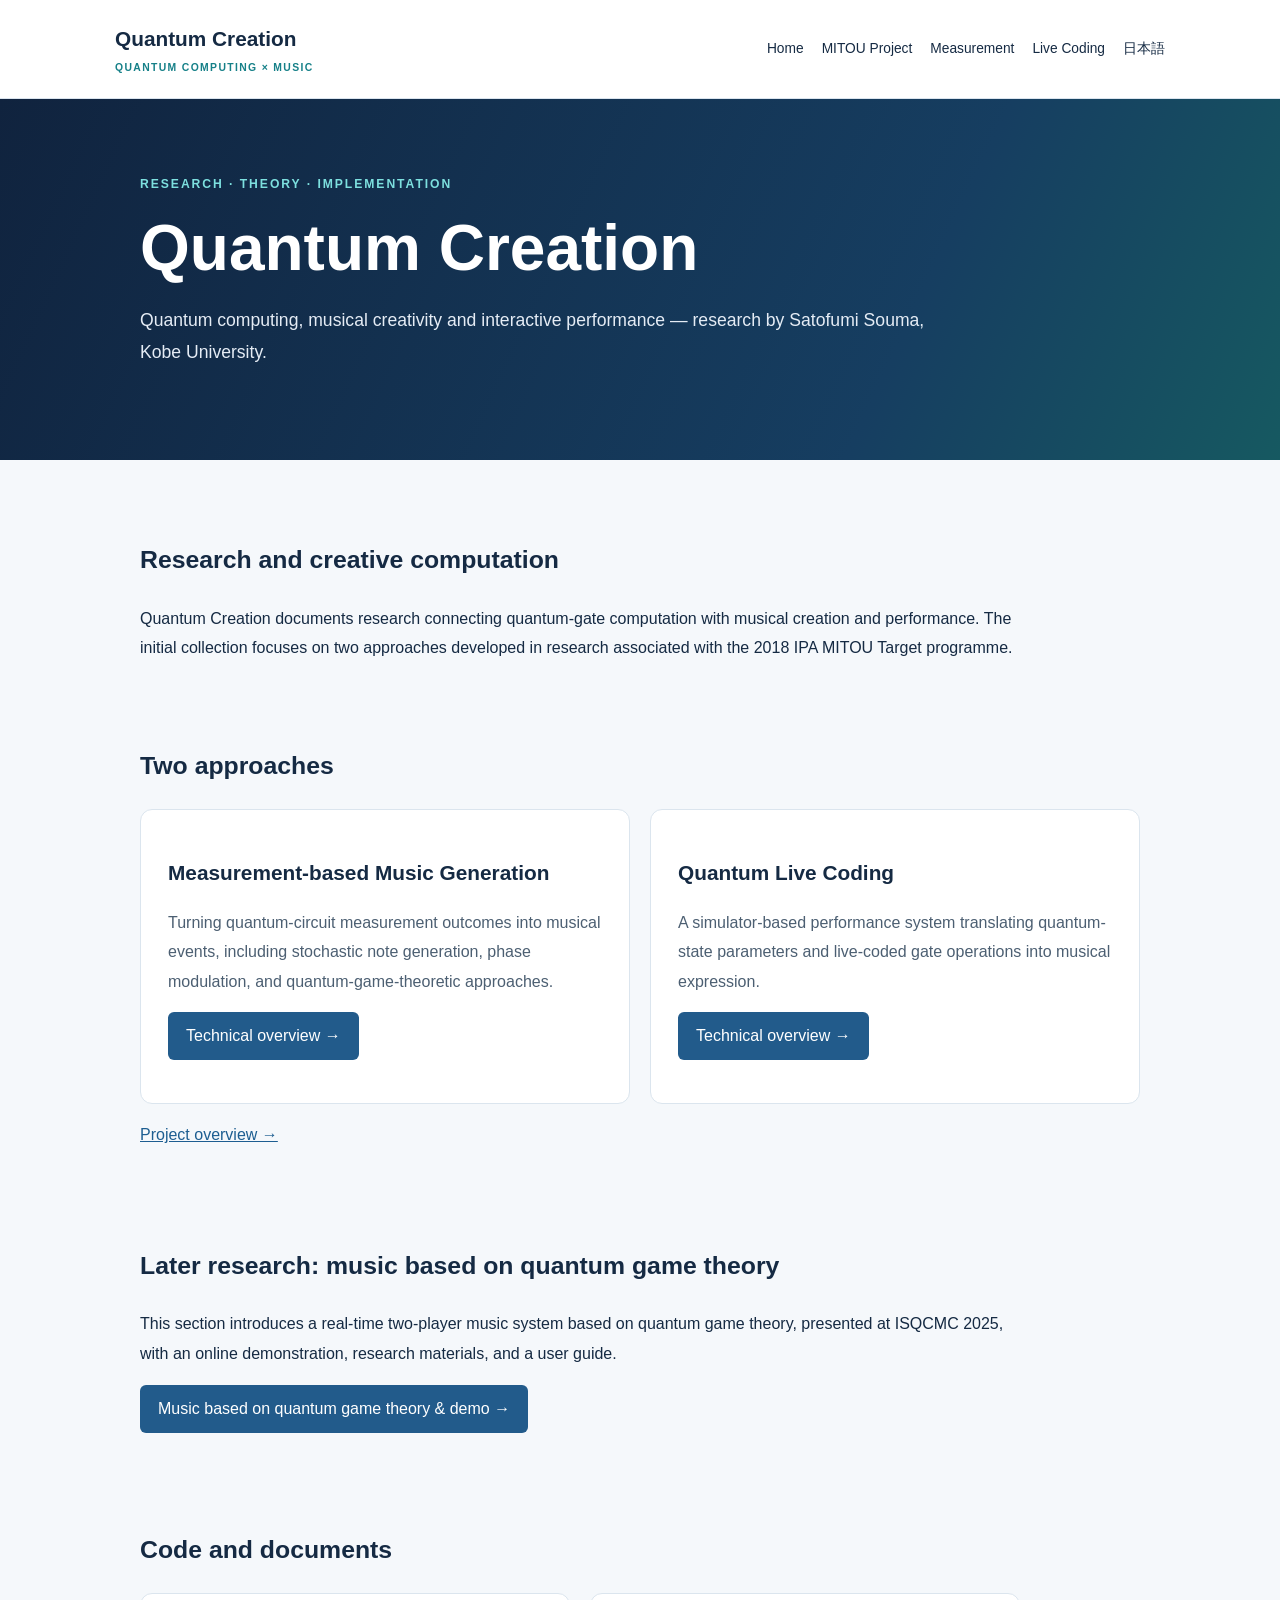
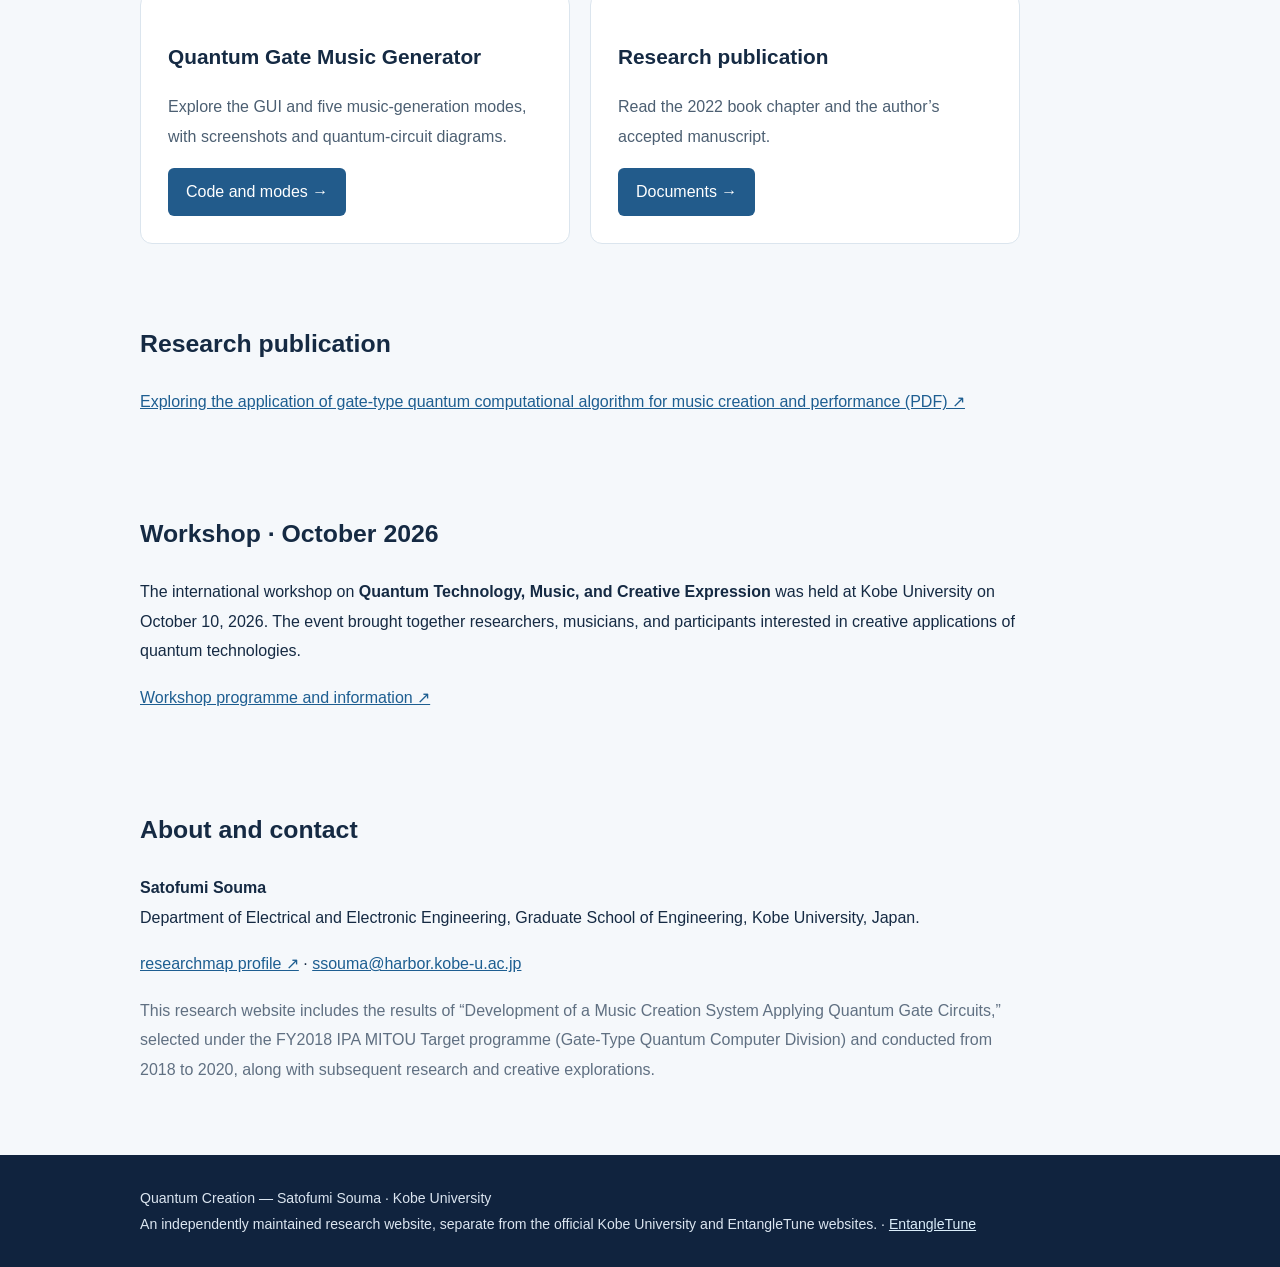
<file: index.html>
<!DOCTYPE html><html lang="en"><head><meta charset="UTF-8"><meta name="viewport" content="width=device-width,initial-scale=1"><meta name="description" content="Quantum computing, musical creativity and interactive performance — research by Satofumi Souma, Kobe University."><title>Quantum Creation | Quantum Creation</title><link rel="stylesheet" href="/styles.css"></head><body><header><div class="container bar"><a class="brand" href="/">Quantum Creation<small>Quantum Computing × Music</small></a><nav aria-label="Main navigation"><a href="/">Home</a><a href="/research/mitou/">MITOU Project</a><a href="/research/mitou/measurement/">Measurement</a><a href="/research/mitou/live-coding/">Live Coding</a><a href="/ja/">日本語</a></nav></div></header><div class="hero"><div class="container"><div class="eyebrow">Research · Theory · Implementation</div><h1>Quantum Creation</h1><p>Quantum computing, musical creativity and interactive performance — research by Satofumi Souma, Kobe University.</p></div></div><main class="container"><section class="section article"><h2>Research and creative computation</h2><p>Quantum Creation documents research connecting quantum-gate computation with musical creation and performance. The initial collection focuses on two approaches developed in research associated with the 2018 IPA MITOU Target programme.</p></section><section class="section"><h2>Two approaches</h2><div class="grid"><article class="card"><h3>Measurement-based Music Generation</h3><p>Turning quantum-circuit measurement outcomes into musical events, including stochastic note generation, phase modulation, and quantum-game-theoretic approaches.</p><p><a class="button" href="/research/mitou/measurement/">Technical overview →</a></p></article><article class="card"><h3>Quantum Live Coding</h3><p>A simulator-based performance system translating quantum-state parameters and live-coded gate operations into musical expression.</p><p><a class="button" href="/research/mitou/live-coding/">Technical overview →</a></p></article></div><p><a href="/research/mitou/">Project overview →</a></p></section><section class="section article"><h2>Later research: music based on quantum game theory</h2><p>This section introduces a real-time two-player music system based on quantum game theory, presented at ISQCMC 2025, with an online demonstration, research materials, and a user guide.</p><p><a class="button" href="/research/quantum-game/">Music based on quantum game theory &amp; demo →</a></p></section><section class="section article"><h2>Code and documents</h2><div class="grid"><article class="card"><h3>Quantum Gate Music Generator</h3><p>Explore the GUI and five music-generation modes, with screenshots and quantum-circuit diagrams.</p><a class="button" href="/code/">Code and modes →</a></article><article class="card"><h3>Research publication</h3><p>Read the 2022 book chapter and the author’s accepted manuscript.</p><a class="button" href="/documents/">Documents →</a></article></div></section><section class="section article"><h2>Research publication</h2><p><a href="https://www.research.kobe-u.ac.jp/eng-nanoelectronics/files/Souma2022_QCmusic_AAM.pdf">Exploring the application of gate-type quantum computational algorithm for music creation and performance (PDF) ↗</a></p></section><section class="section article"><h2>Workshop · October 2026</h2><p>The international workshop on <strong>Quantum Technology, Music, and Creative Expression</strong> was held at Kobe University on October 10, 2026. The event brought together researchers, musicians, and participants interested in creative applications of quantum technologies.</p><p><a href="https://www.research.kobe-u.ac.jp/eng-nanoelectronics/quantum_workshop_2026.html">Workshop programme and information ↗</a></p></section><section class="section article"><h2>About and contact</h2><p><strong>Satofumi Souma</strong><br>Department of Electrical and Electronic Engineering, Graduate School of Engineering, Kobe University, Japan.</p><p><a href="https://researchmap.jp/read0133501?lang=en">researchmap profile ↗</a> · <a href="mailto:ssouma@harbor.kobe-u.ac.jp">ssouma@harbor.kobe-u.ac.jp</a></p><p class="subtle">This research website includes the results of “Development of a Music Creation System Applying Quantum Gate Circuits,” selected under the FY2018 IPA MITOU Target programme (Gate-Type Quantum Computer Division) and conducted from 2018 to 2020, along with subsequent research and creative explorations.</p></section></main><footer class="footer"><div class="container">Quantum Creation — Satofumi Souma · Kobe University<br>An independently maintained research website, separate from the official Kobe University and EntangleTune websites. · <a href="https://www.entangletune.jp/">EntangleTune</a></div></footer></body></html>
</file>
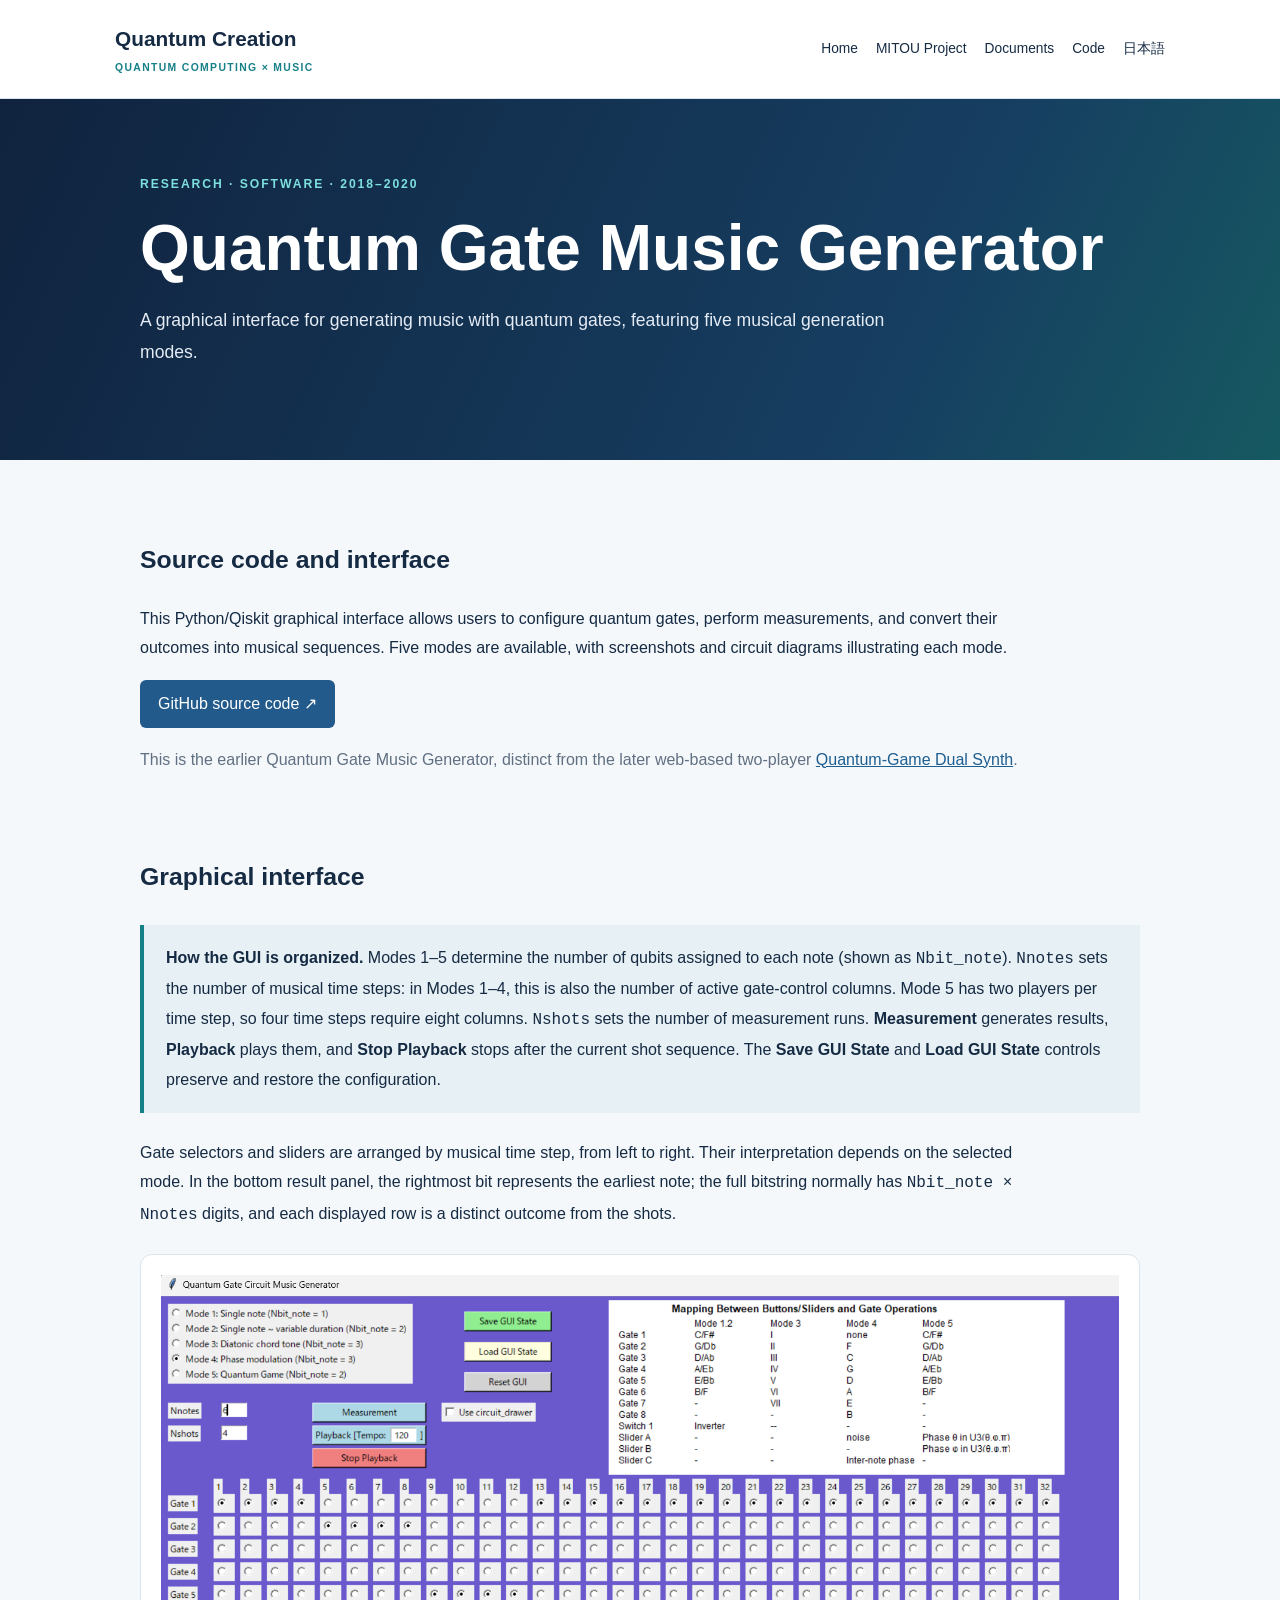
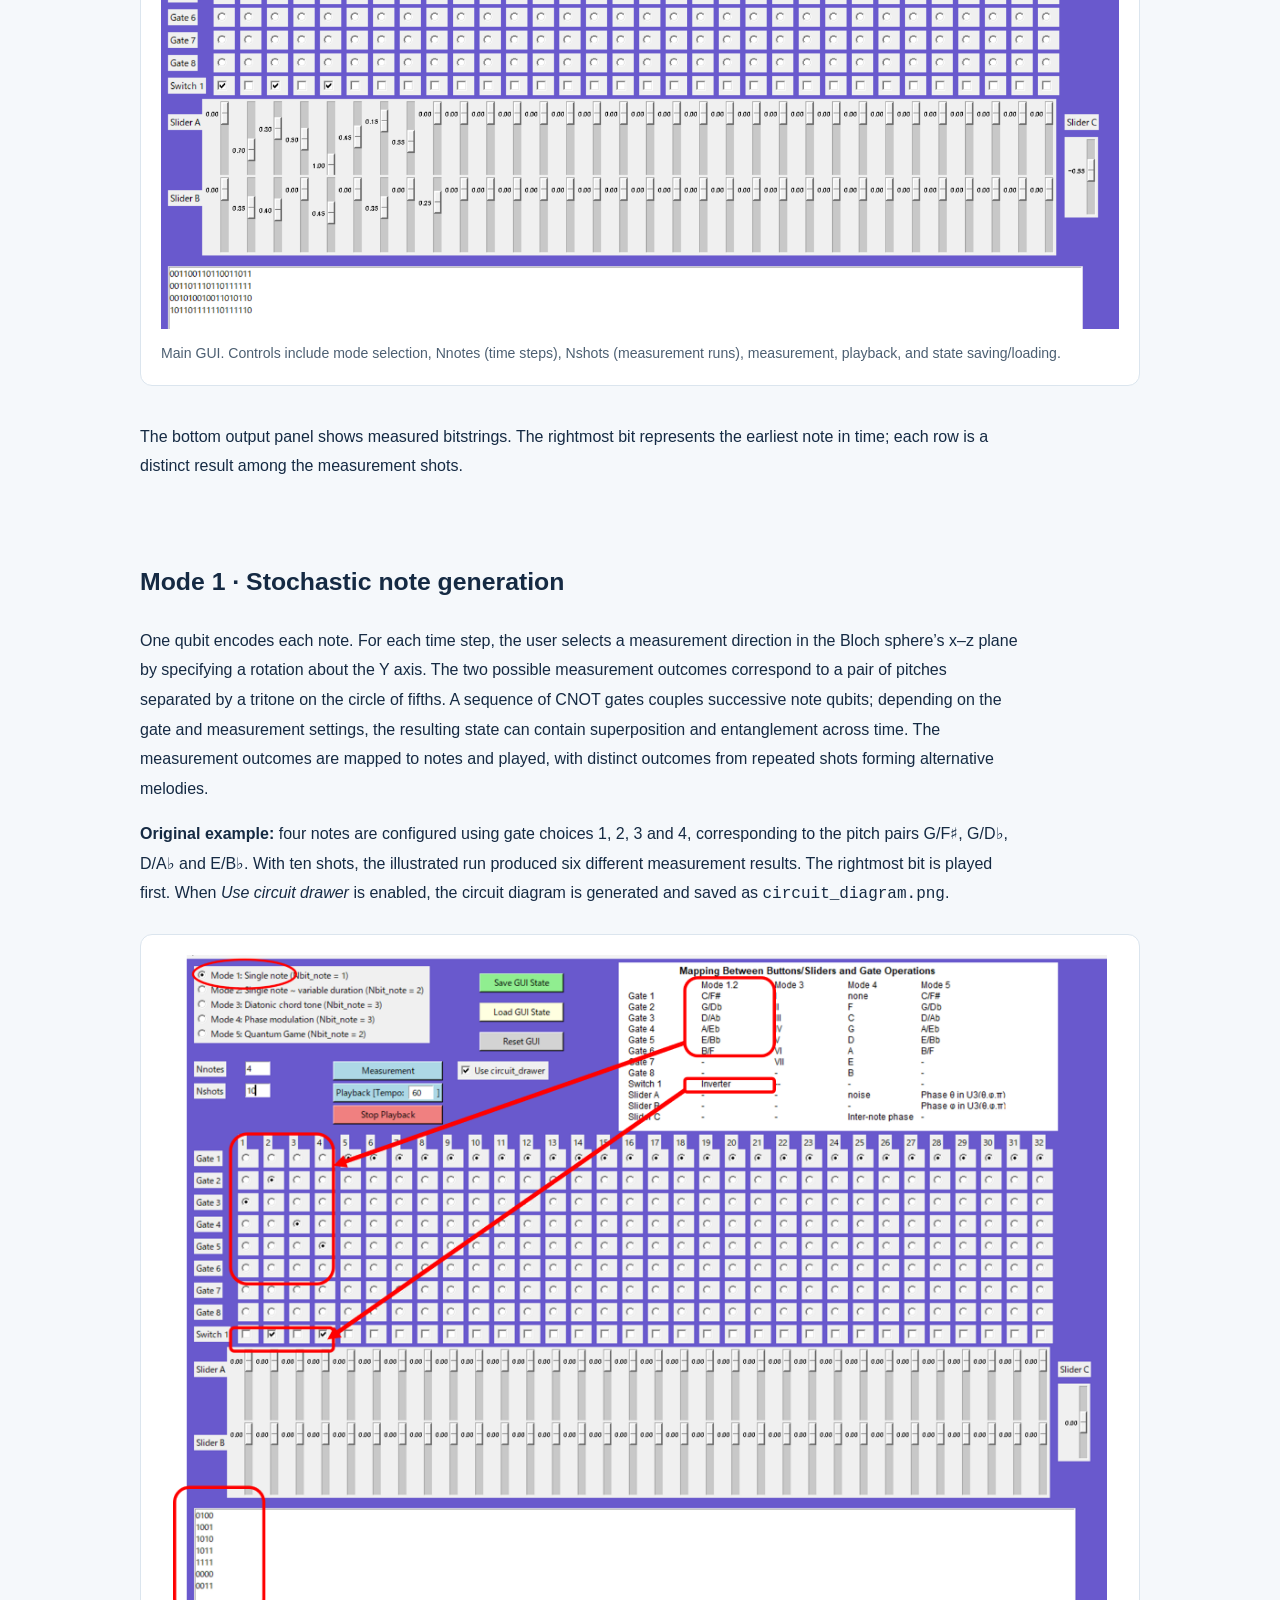
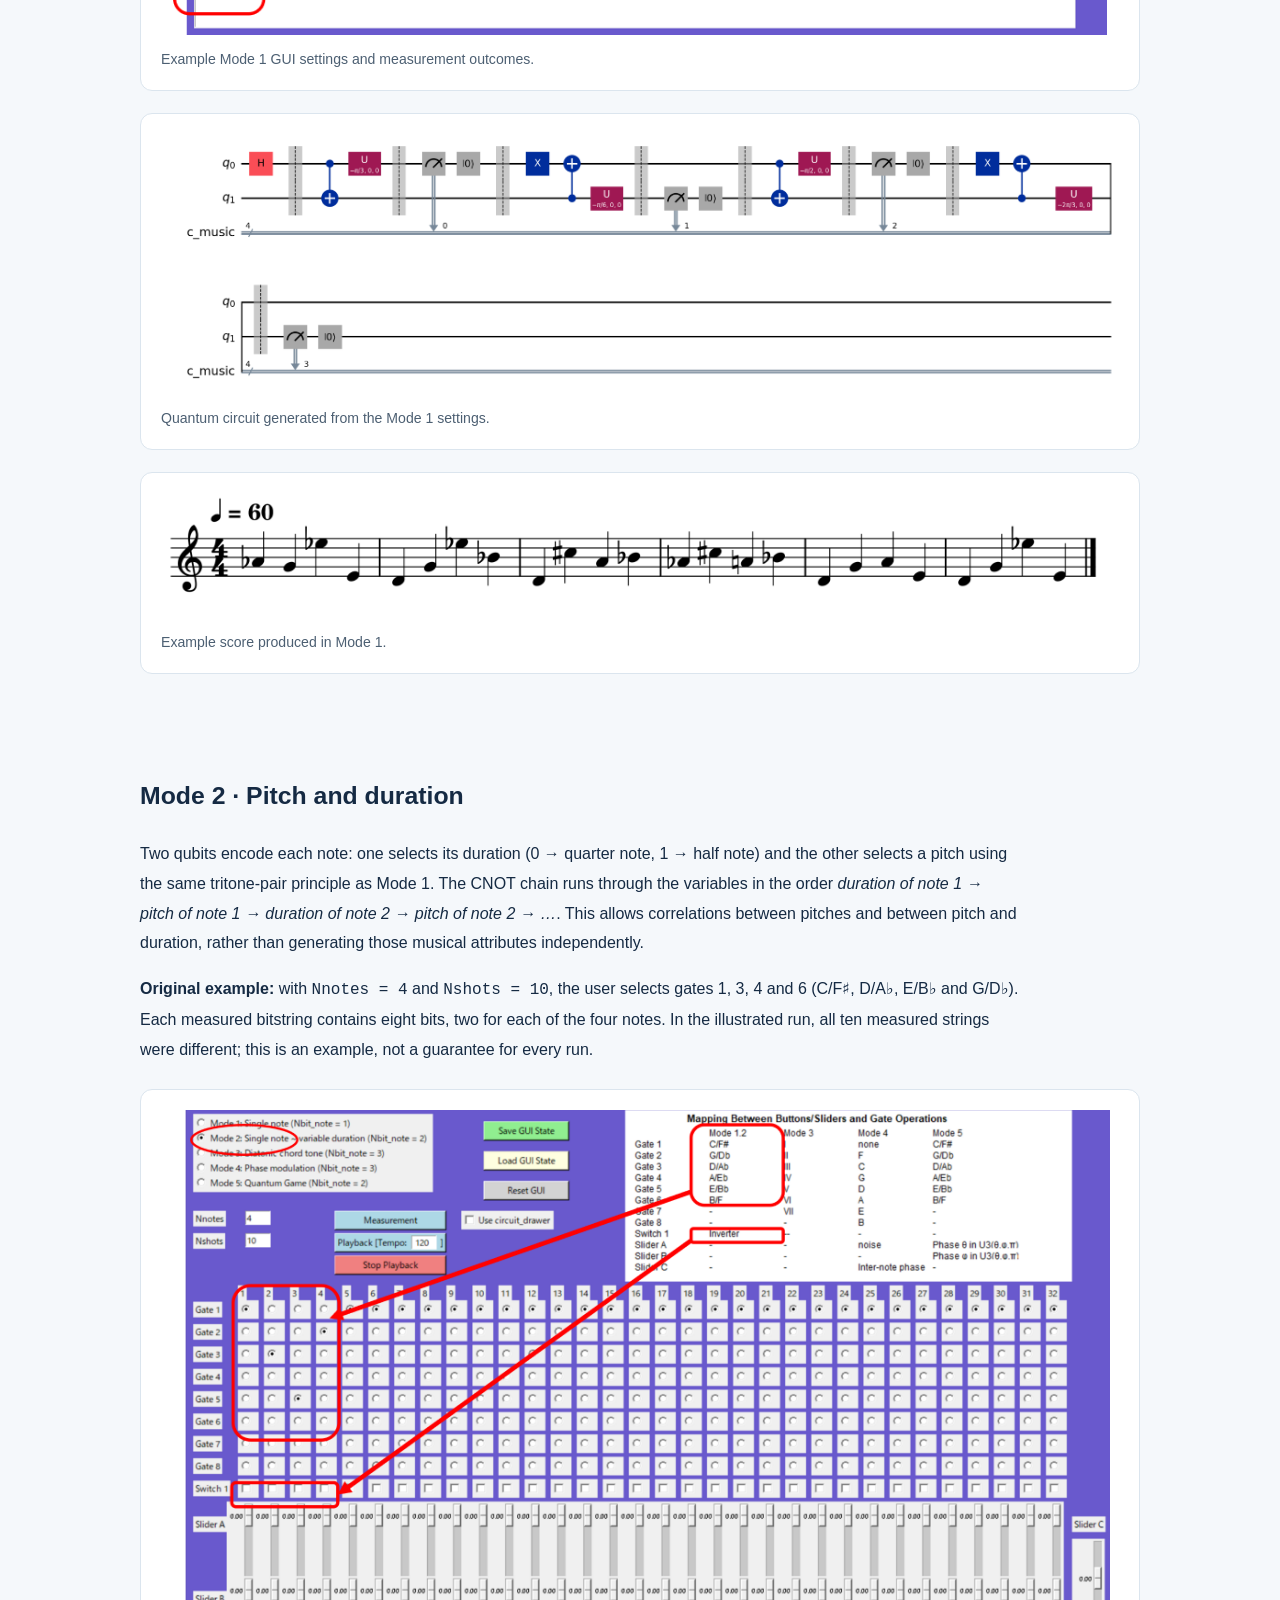
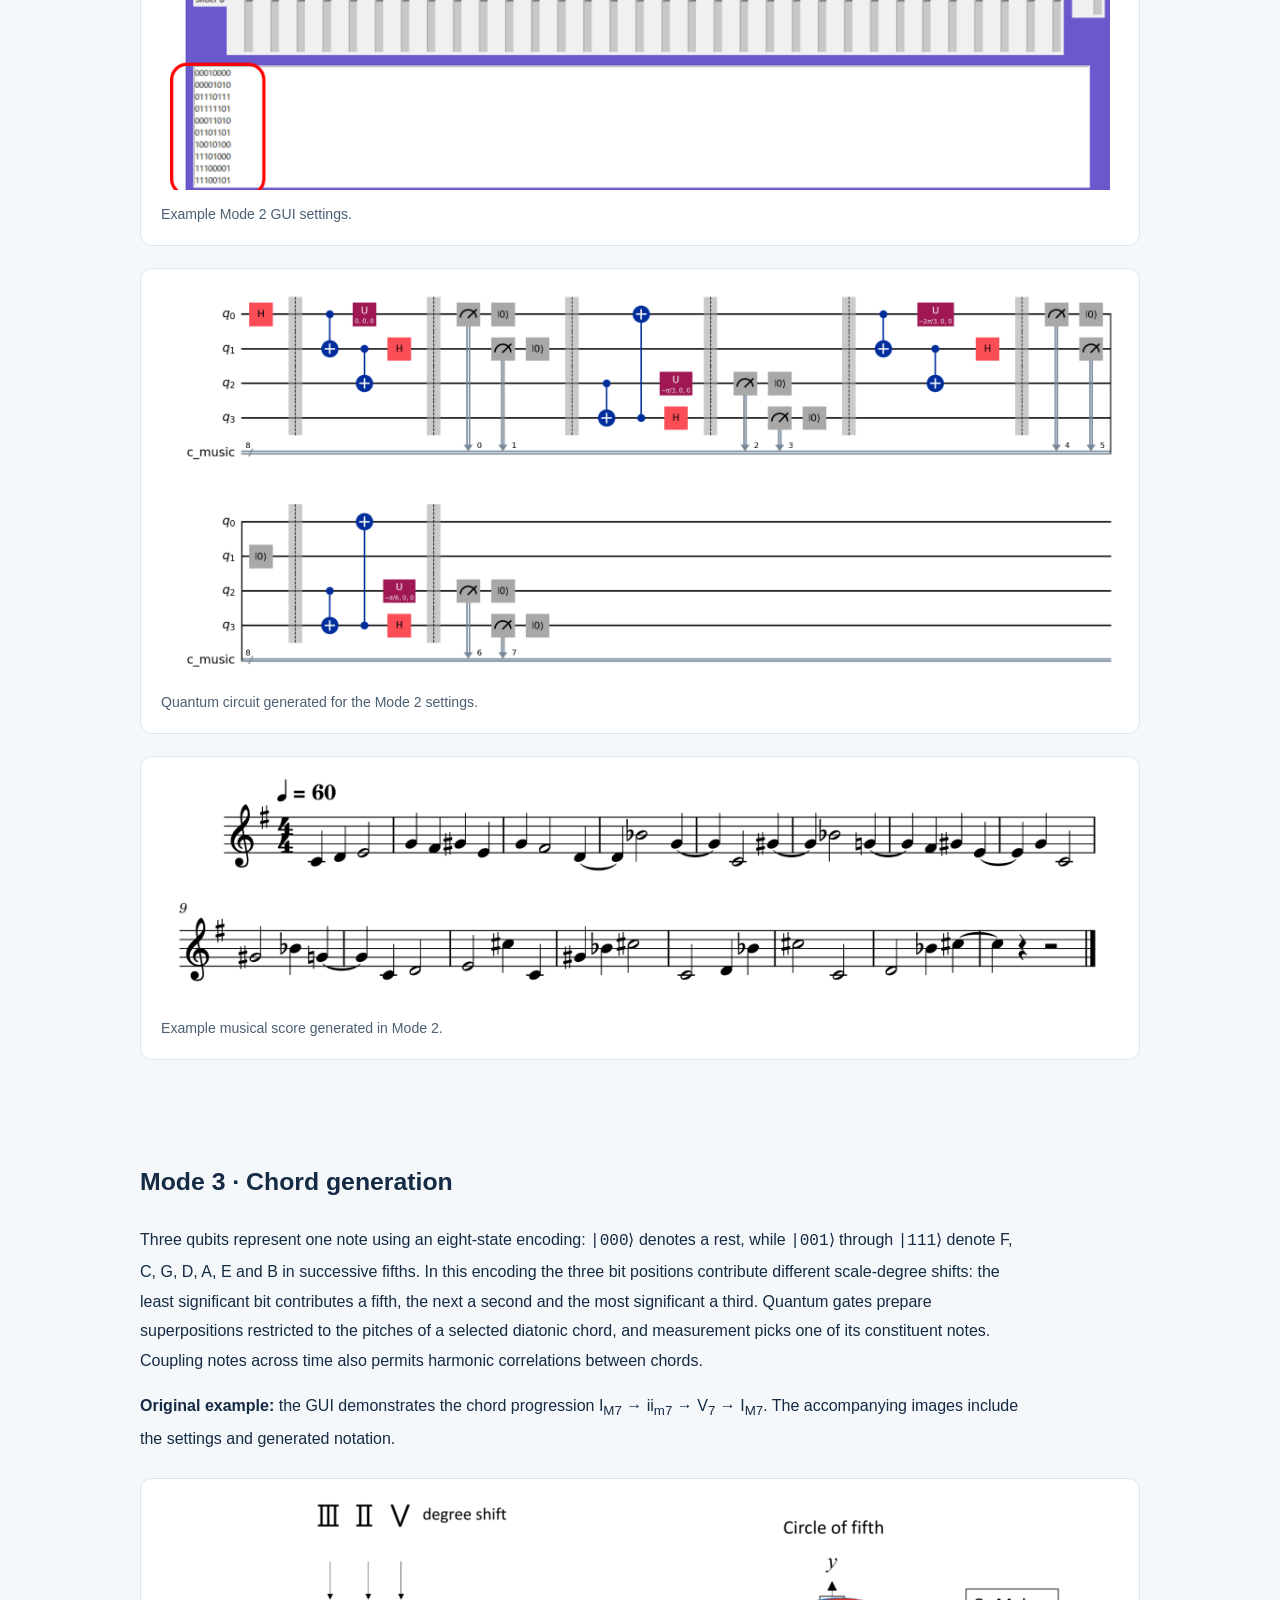
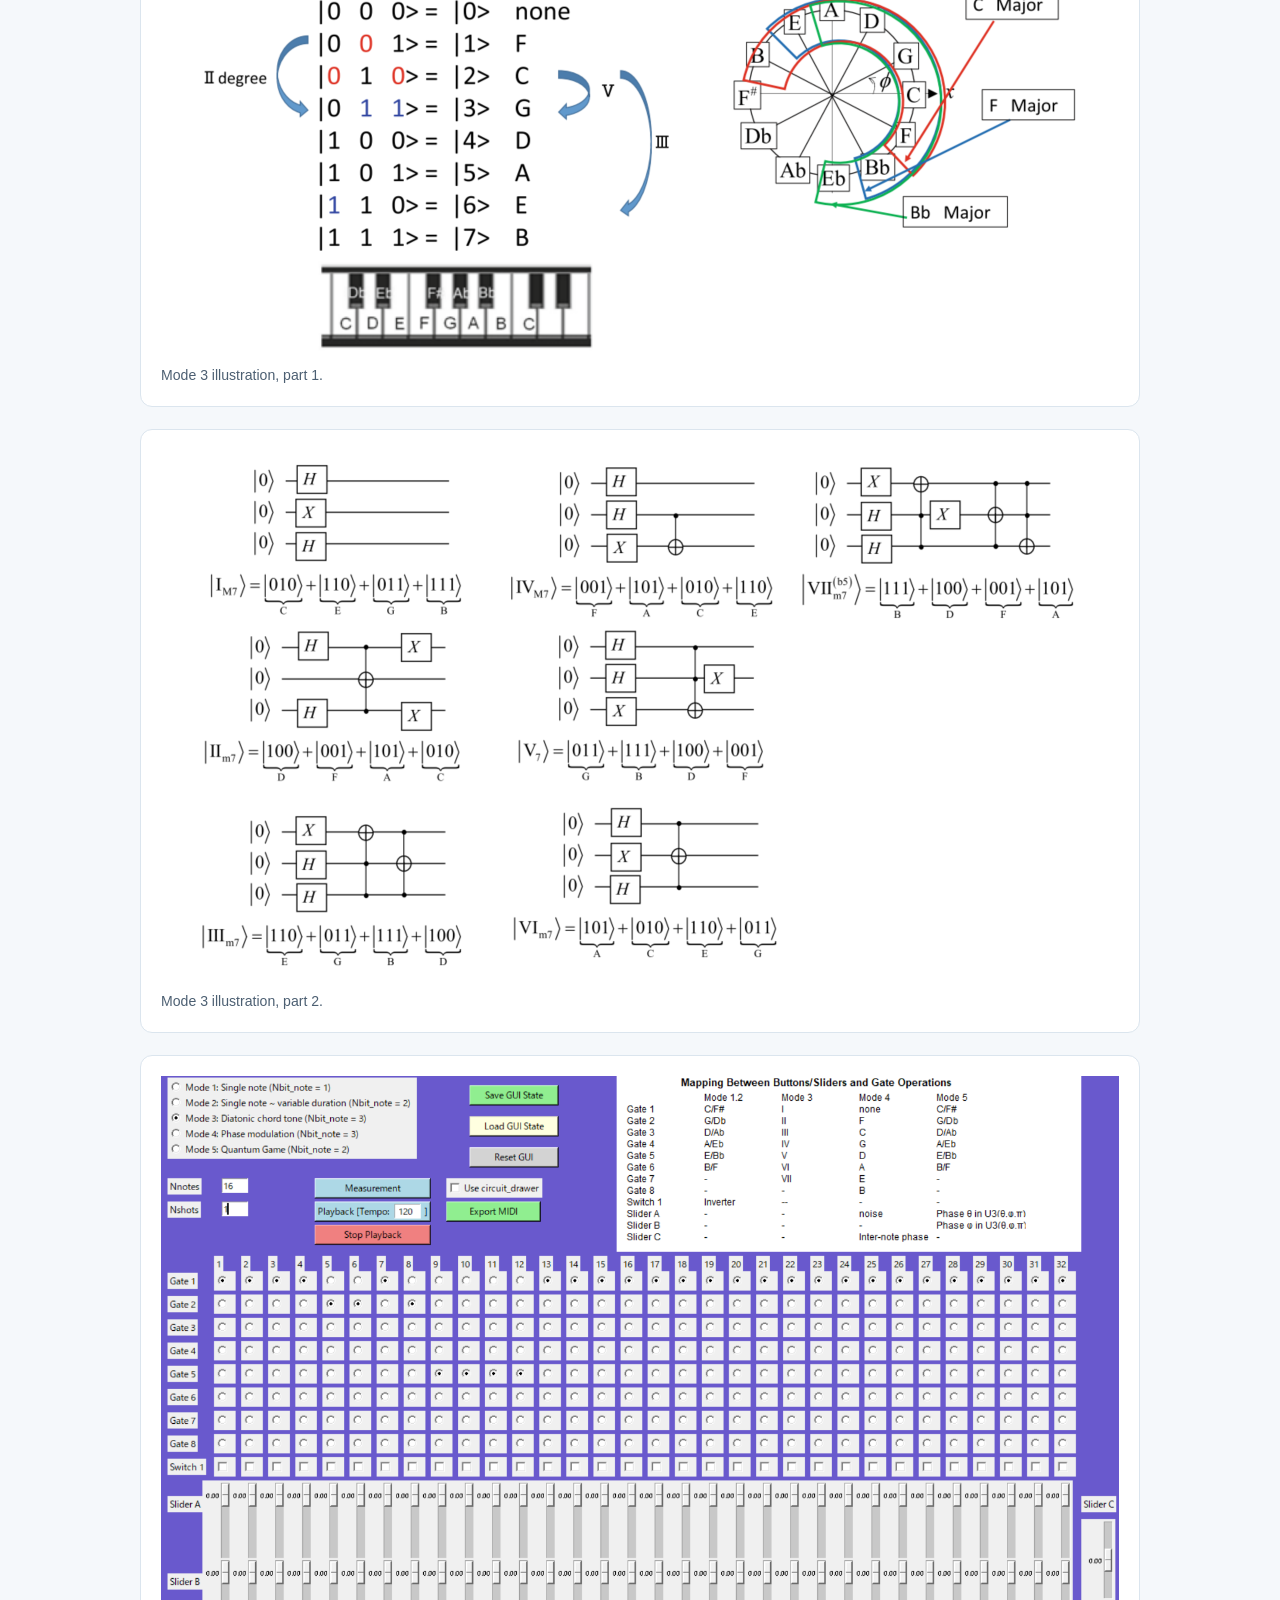
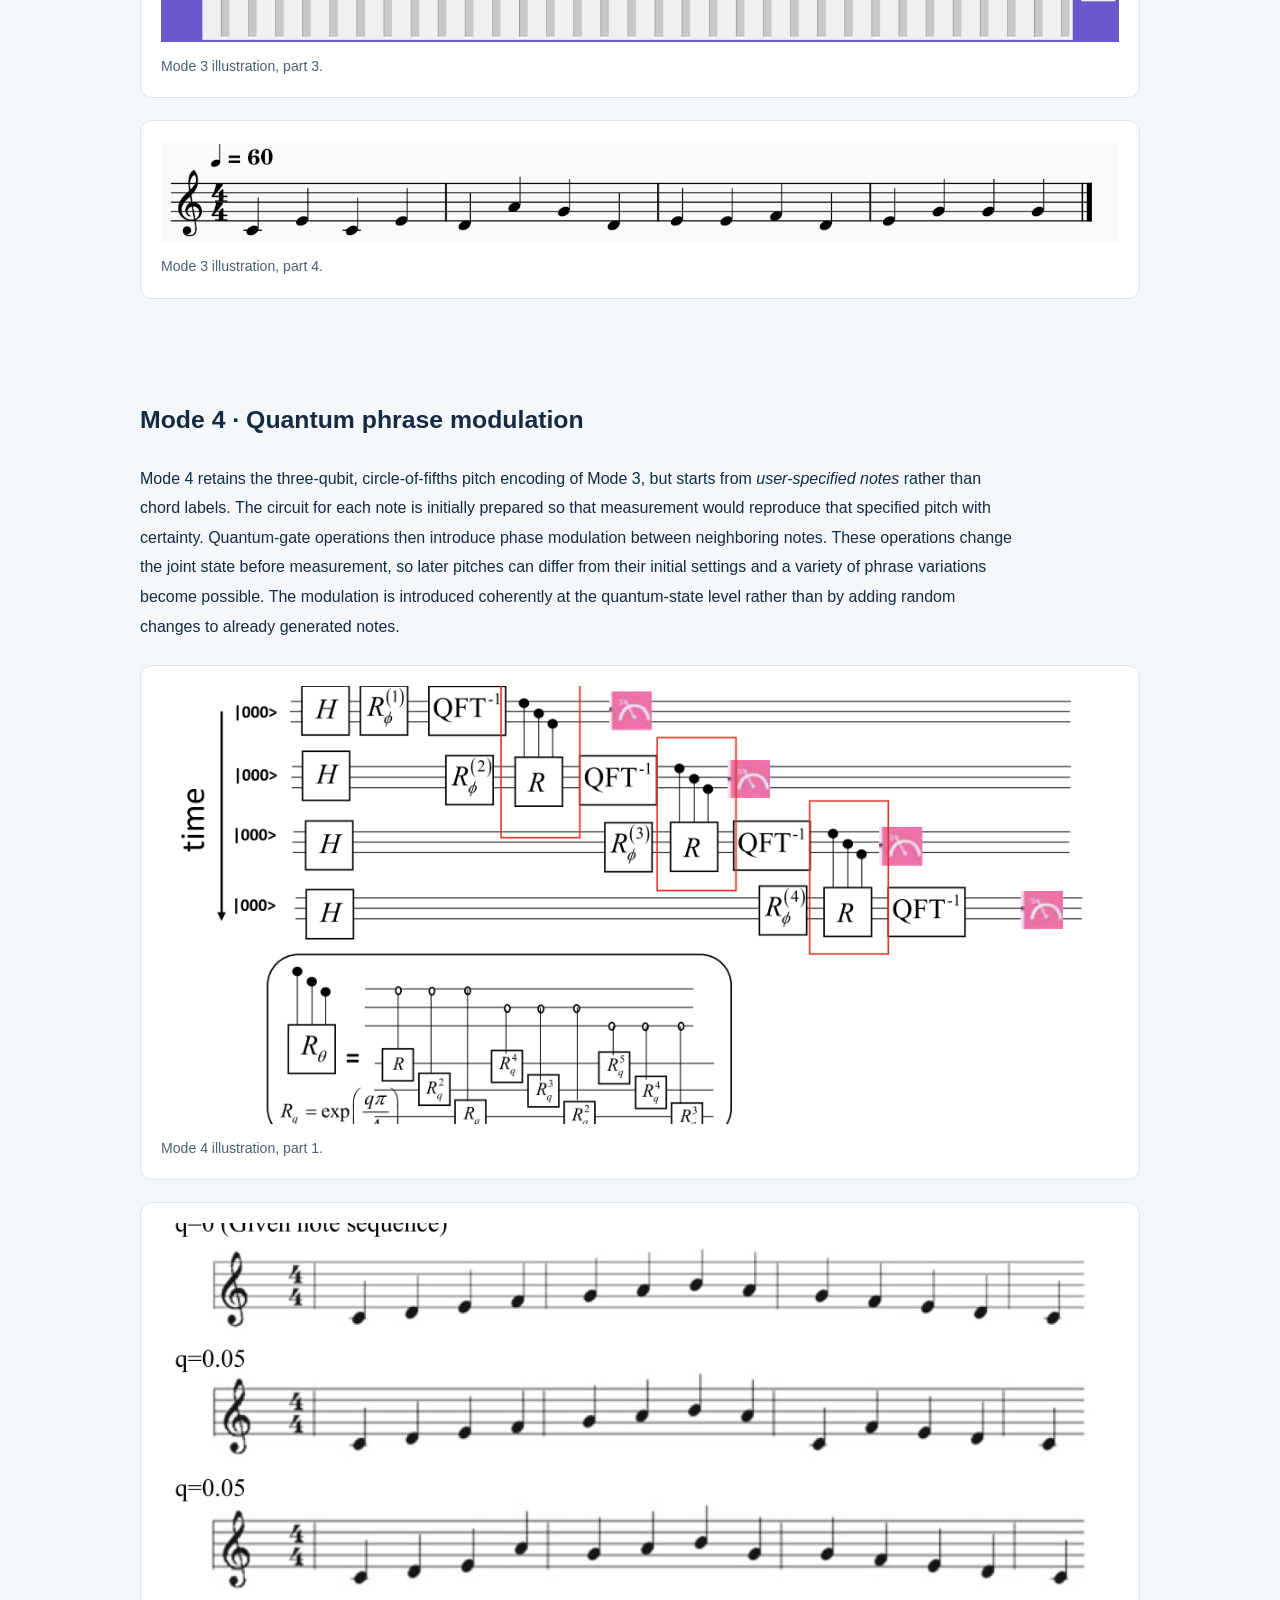
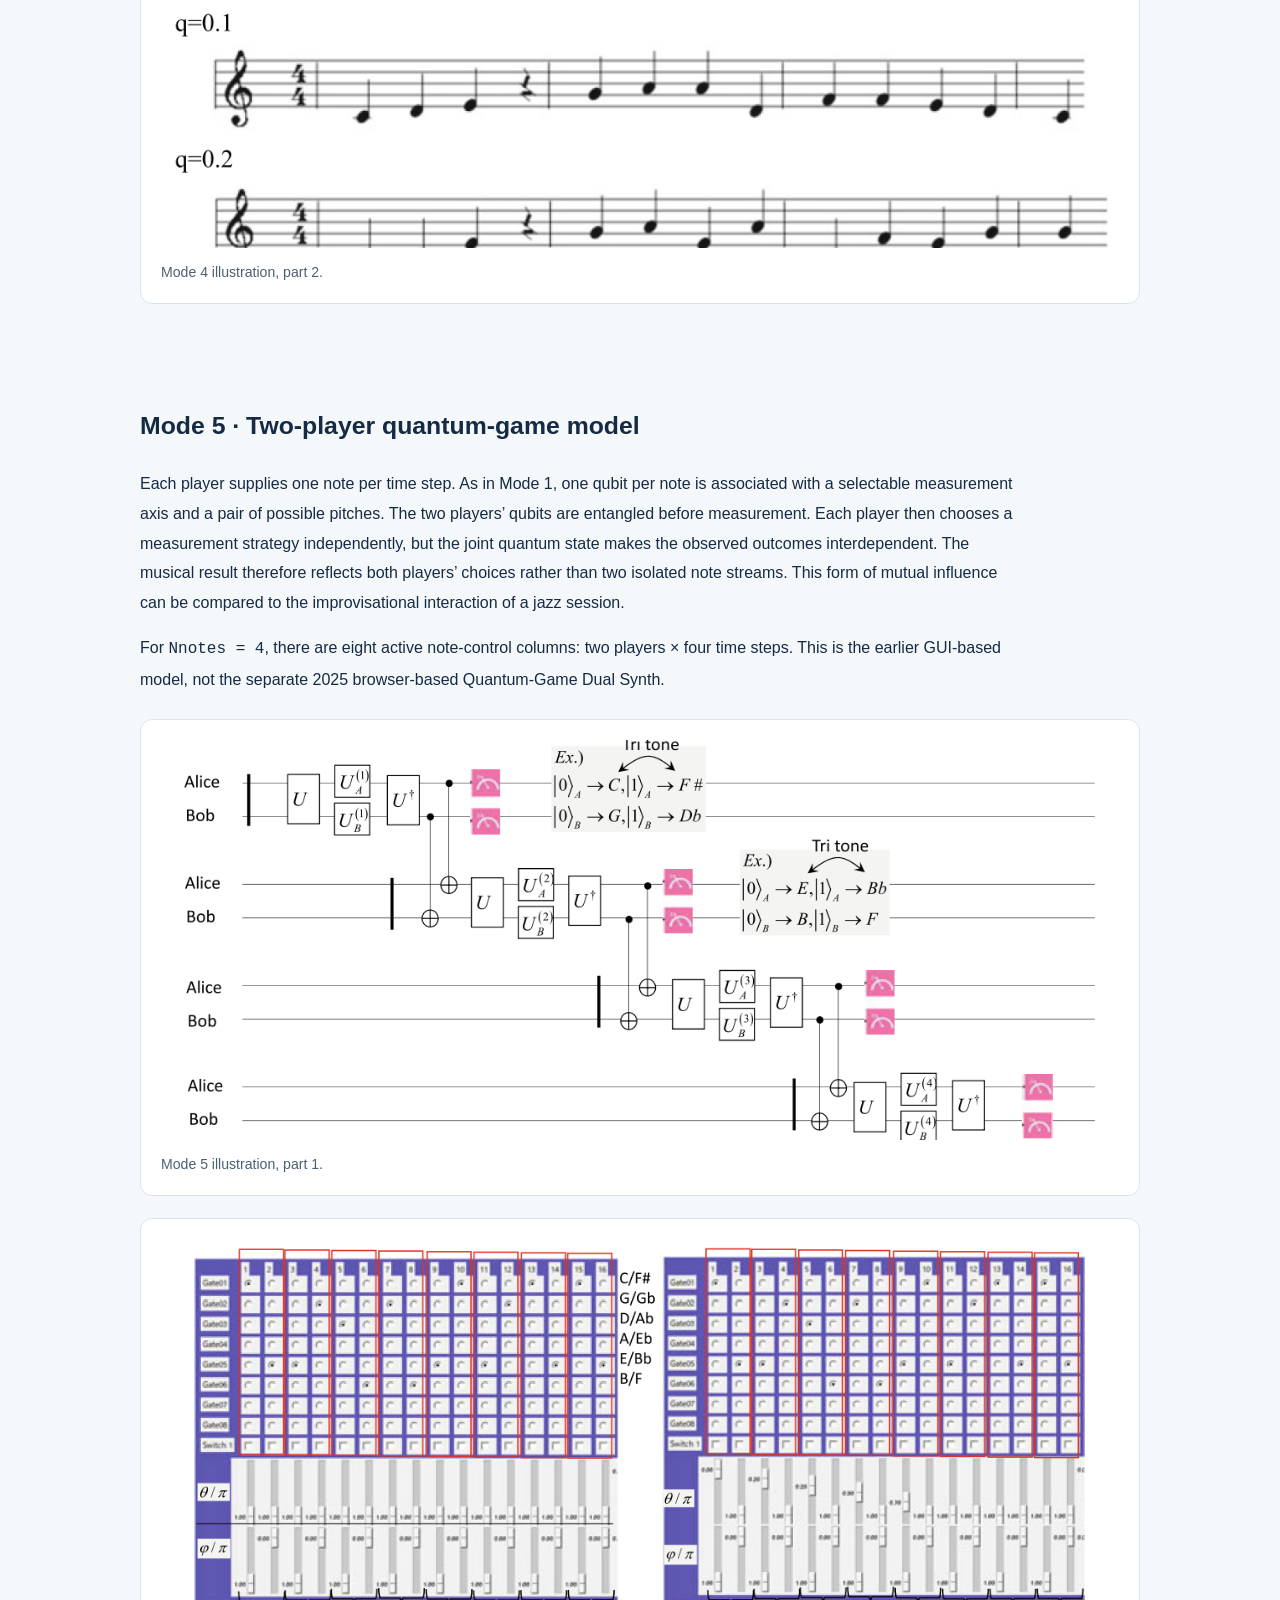
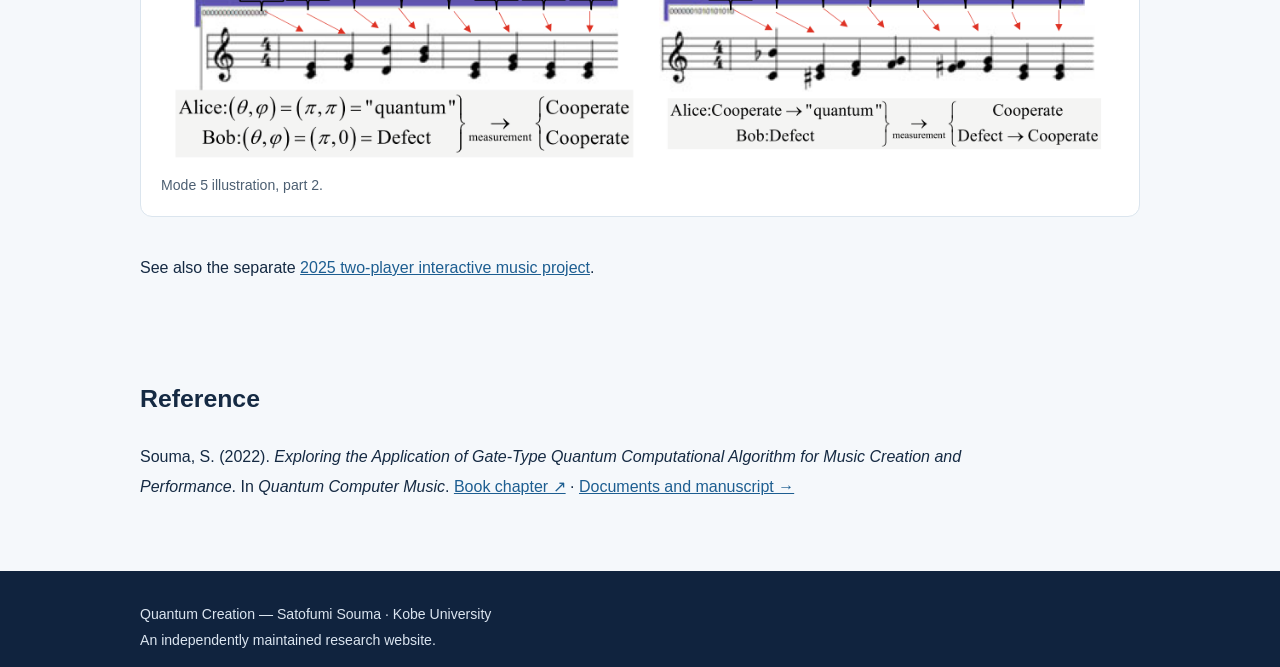
<file: code/index.html>
<!DOCTYPE html><html lang="en"><head><meta charset="UTF-8"><meta name="viewport" content="width=device-width,initial-scale=1"><meta name="description" content="Quantum Gate Music Generator interface and five music-generation modes"><title>Quantum Gate Music Generator: Code &amp; Modes | Quantum Creation</title><link rel="stylesheet" href="/styles.css"></head><body><header><div class="container bar"><a class="brand" href="/">Quantum Creation<small>Quantum Computing × Music</small></a><nav aria-label="Main navigation"><a href="/">Home</a><a href="/research/mitou/">MITOU Project</a><a href="/documents/">Documents</a><a href="/code/">Code</a><a href="/ja/code/">日本語</a></nav></div></header><div class="hero"><div class="container"><div class="eyebrow">Research · Software · 2018–2020</div><h1>Quantum Gate Music Generator</h1><p>A graphical interface for generating music with quantum gates, featuring five musical generation modes.</p></div></div><main class="container"><section class="section article"><h2>Source code and interface</h2><p>This Python/Qiskit graphical interface allows users to configure quantum gates, perform measurements, and convert their outcomes into musical sequences. Five modes are available, with screenshots and circuit diagrams illustrating each mode.</p><p><a class="button" href="https://github.com/ssouma3/qumusic/tree/main">GitHub source code ↗</a></p><p class="subtle">This is the earlier Quantum Gate Music Generator, distinct from the later web-based two-player <a href="/research/quantum-game/">Quantum-Game Dual Synth</a>.</p></section>
<section class="section"><h2>Graphical interface</h2><div class="notice"><strong>How the GUI is organized.</strong> Modes 1–5 determine the number of qubits assigned to each note (shown as <code>Nbit_note</code>). <code>Nnotes</code> sets the number of musical time steps: in Modes 1–4, this is also the number of active gate-control columns. Mode 5 has two players per time step, so four time steps require eight columns. <code>Nshots</code> sets the number of measurement runs. <strong>Measurement</strong> generates results, <strong>Playback</strong> plays them, and <strong>Stop Playback</strong> stops after the current shot sequence. The <strong>Save GUI State</strong> and <strong>Load GUI State</strong> controls preserve and restore the configuration.</div><p class="article">Gate selectors and sliders are arranged by musical time step, from left to right. Their interpretation depends on the selected mode. In the bottom result panel, the rightmost bit represents the earliest note; the full bitstring normally has <code>Nbit_note × Nnotes</code> digits, and each displayed row is a distinct outcome from the shots.</p><div class="figure-gallery"><figure class="research-figure"><img src="/assets/images/original-site/code/01_figure-01.png" class="research-image" alt="Main GUI for Quantum Gate Music Generator" loading="lazy"><figcaption>Main GUI. Controls include mode selection, Nnotes (time steps), Nshots (measurement runs), measurement, playback, and state saving/loading.</figcaption></figure></div><p class="article">The bottom output panel shows measured bitstrings. The rightmost bit represents the earliest note in time; each row is a distinct result among the measurement shots.</p></section>
<section class="section"><h2>Mode 1 · Stochastic note generation</h2><p class="article">One qubit encodes each note. For each time step, the user selects a measurement direction in the Bloch sphere’s x–z plane by specifying a rotation about the Y axis. The two possible measurement outcomes correspond to a pair of pitches separated by a tritone on the circle of fifths. A sequence of CNOT gates couples successive note qubits; depending on the gate and measurement settings, the resulting state can contain superposition and entanglement across time. The measurement outcomes are mapped to notes and played, with distinct outcomes from repeated shots forming alternative melodies.</p><p class="article"><strong>Original example:</strong> four notes are configured using gate choices 1, 2, 3 and 4, corresponding to the pitch pairs G/F♯, G/D♭, D/A♭ and E/B♭. With ten shots, the illustrated run produced six different measurement results. The rightmost bit is played first. When <em>Use circuit drawer</em> is enabled, the circuit diagram is generated and saved as <code>circuit_diagram.png</code>.</p><div class="figure-gallery"><figure class="research-figure"><img src="/assets/images/original-site/code/02_figure-02.png" class="research-image" alt="Mode 1 GUI and measured note sequences" loading="lazy"><figcaption>Example Mode 1 GUI settings and measurement outcomes.</figcaption></figure><figure class="research-figure"><img src="/assets/images/original-site/code/03_figure-03.png" class="research-image" alt="Mode 1 quantum circuit" loading="lazy"><figcaption>Quantum circuit generated from the Mode 1 settings.</figcaption></figure><figure class="research-figure"><img src="/assets/images/original-site/code/04_figure-04.png" class="research-image" alt="Musical score generated in Mode 1" loading="lazy"><figcaption>Example score produced in Mode 1.</figcaption></figure></div></section>
<section class="section"><h2>Mode 2 · Pitch and duration</h2><p class="article">Two qubits encode each note: one selects its duration (0 → quarter note, 1 → half note) and the other selects a pitch using the same tritone-pair principle as Mode 1. The CNOT chain runs through the variables in the order <em>duration of note 1 → pitch of note 1 → duration of note 2 → pitch of note 2 → …</em>. This allows correlations between pitches and between pitch and duration, rather than generating those musical attributes independently.</p><p class="article"><strong>Original example:</strong> with <code>Nnotes = 4</code> and <code>Nshots = 10</code>, the user selects gates 1, 3, 4 and 6 (C/F♯, D/A♭, E/B♭ and G/D♭). Each measured bitstring contains eight bits, two for each of the four notes. In the illustrated run, all ten measured strings were different; this is an example, not a guarantee for every run.</p><div class="figure-gallery"><figure class="research-figure"><img src="/assets/images/original-site/code/05_figure-05.png" class="research-image" alt="Mode 2 GUI for pitch and duration" loading="lazy"><figcaption>Example Mode 2 GUI settings.</figcaption></figure><figure class="research-figure"><img src="/assets/images/original-site/code/06_figure-06.png" class="research-image" alt="Mode 2 quantum circuit" loading="lazy"><figcaption>Quantum circuit generated for the Mode 2 settings.</figcaption></figure><figure class="research-figure"><img src="/assets/images/original-site/code/07_figure-07.png" class="research-image" alt="Mode 2 generated musical score" loading="lazy"><figcaption>Example musical score generated in Mode 2.</figcaption></figure></div></section>
<section class="section"><h2>Mode 3 · Chord generation</h2><p class="article">Three qubits represent one note using an eight-state encoding: <code>|000⟩</code> denotes a rest, while <code>|001⟩</code> through <code>|111⟩</code> denote F, C, G, D, A, E and B in successive fifths. In this encoding the three bit positions contribute different scale-degree shifts: the least significant bit contributes a fifth, the next a second and the most significant a third. Quantum gates prepare superpositions restricted to the pitches of a selected diatonic chord, and measurement picks one of its constituent notes. Coupling notes across time also permits harmonic correlations between chords.</p><p class="article"><strong>Original example:</strong> the GUI demonstrates the chord progression I<sub>M7</sub> → ii<sub>m7</sub> → V<sub>7</sub> → I<sub>M7</sub>. The accompanying images include the settings and generated notation.</p><div class="figure-gallery"><figure class="research-figure"><img src="/assets/images/original-site/code/08_figure-08.png" class="research-image" alt="Mode 3 chord-generation illustration 1" loading="lazy"><figcaption>Mode 3 illustration, part 1.</figcaption></figure><figure class="research-figure"><img src="/assets/images/original-site/code/09_figure-09.png" class="research-image" alt="Mode 3 chord-generation illustration 2" loading="lazy"><figcaption>Mode 3 illustration, part 2.</figcaption></figure><figure class="research-figure"><img src="/assets/images/original-site/code/10_figure-10.png" class="research-image" alt="Mode 3 chord-generation illustration 3" loading="lazy"><figcaption>Mode 3 illustration, part 3.</figcaption></figure><figure class="research-figure"><img src="/assets/images/original-site/code/11_figure-11.png" class="research-image" alt="Mode 3 chord-generation illustration 4" loading="lazy"><figcaption>Mode 3 illustration, part 4.</figcaption></figure></div></section>
<section class="section"><h2>Mode 4 · Quantum phrase modulation</h2><p class="article">Mode 4 retains the three-qubit, circle-of-fifths pitch encoding of Mode 3, but starts from <em>user-specified notes</em> rather than chord labels. The circuit for each note is initially prepared so that measurement would reproduce that specified pitch with certainty. Quantum-gate operations then introduce phase modulation between neighboring notes. These operations change the joint state before measurement, so later pitches can differ from their initial settings and a variety of phrase variations become possible. The modulation is introduced coherently at the quantum-state level rather than by adding random changes to already generated notes.</p><div class="figure-gallery"><figure class="research-figure"><img src="/assets/images/original-site/code/12_figure-12.png" class="research-image" alt="Mode 4 quantum phrase modulation illustration 1" loading="lazy"><figcaption>Mode 4 illustration, part 1.</figcaption></figure><figure class="research-figure"><img src="/assets/images/original-site/code/13_figure-13.png" class="research-image" alt="Mode 4 quantum phrase modulation illustration 2" loading="lazy"><figcaption>Mode 4 illustration, part 2.</figcaption></figure></div></section>
<section class="section"><h2>Mode 5 · Two-player quantum-game model</h2><p class="article">Each player supplies one note per time step. As in Mode 1, one qubit per note is associated with a selectable measurement axis and a pair of possible pitches. The two players’ qubits are entangled before measurement. Each player then chooses a measurement strategy independently, but the joint quantum state makes the observed outcomes interdependent. The musical result therefore reflects both players’ choices rather than two isolated note streams. This form of mutual influence can be compared to the improvisational interaction of a jazz session.</p><p class="article">For <code>Nnotes = 4</code>, there are eight active note-control columns: two players × four time steps. This is the earlier GUI-based model, not the separate 2025 browser-based Quantum-Game Dual Synth.</p><div class="figure-gallery"><figure class="research-figure"><img src="/assets/images/original-site/code/14_figure-14.png" class="research-image" alt="Mode 5 two-player quantum-game model illustration 1" loading="lazy"><figcaption>Mode 5 illustration, part 1.</figcaption></figure><figure class="research-figure"><img src="/assets/images/original-site/code/15_figure-15.png" class="research-image" alt="Mode 5 two-player quantum-game model illustration 2" loading="lazy"><figcaption>Mode 5 illustration, part 2.</figcaption></figure></div><p class="article">See also the separate <a href="/research/quantum-game/">2025 two-player interactive music project</a>.</p></section>
<section class="section article"><h2>Reference</h2><p>Souma, S. (2022). <em>Exploring the Application of Gate-Type Quantum Computational Algorithm for Music Creation and Performance</em>. In <em>Quantum Computer Music</em>. <a href="https://doi.org/10.1007/978-3-031-13909-3_5">Book chapter ↗</a> · <a href="/documents/">Documents and manuscript →</a></p></section></main><footer class="footer"><div class="container">Quantum Creation — Satofumi Souma · Kobe University<br>An independently maintained research website.</div></footer></body></html>
</file>
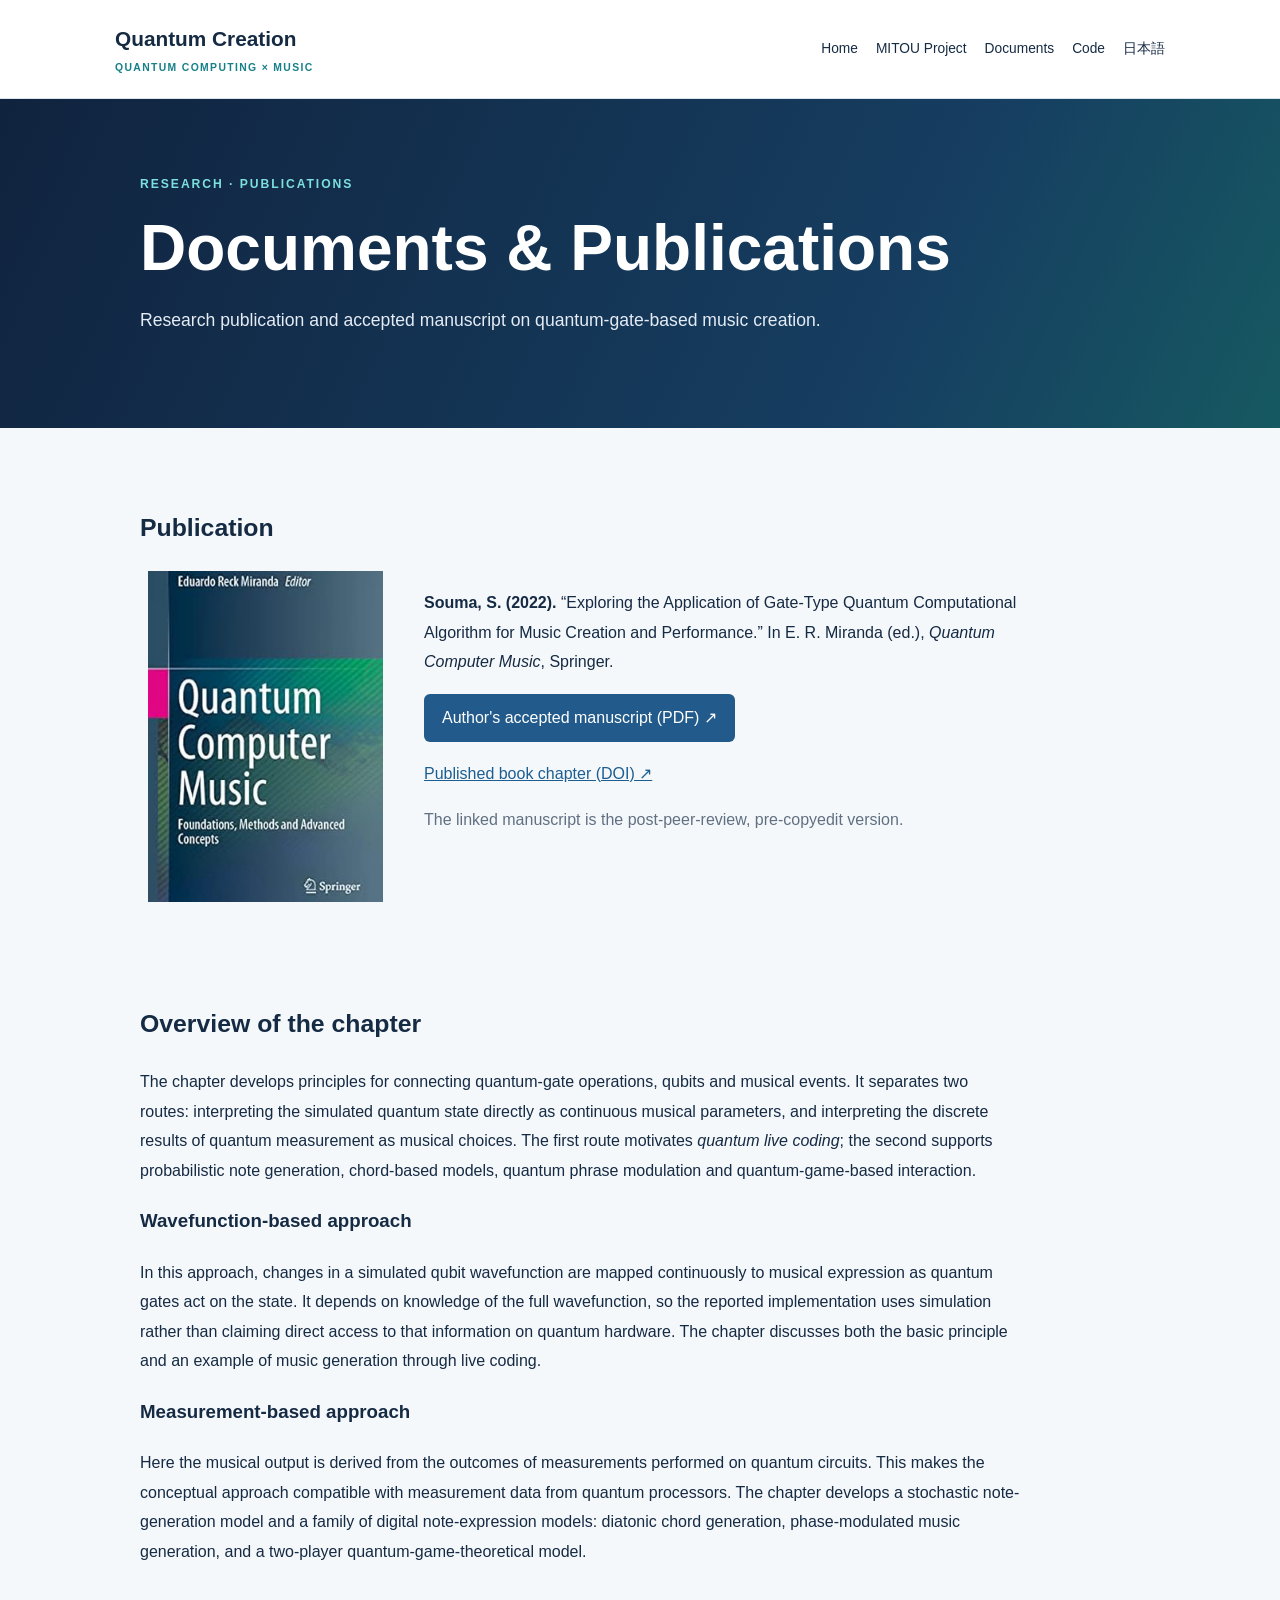
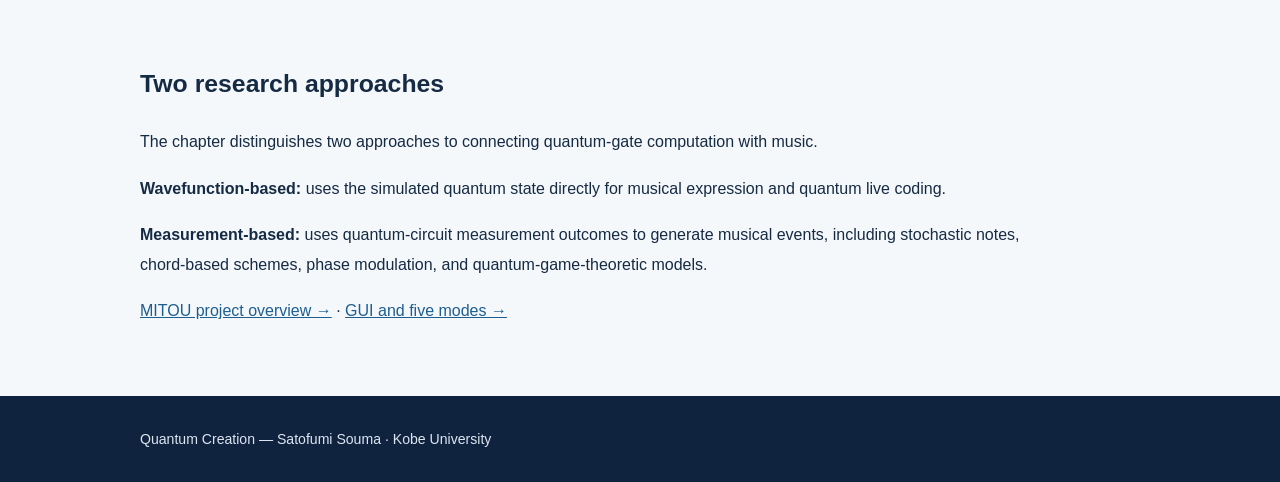
<file: documents/index.html>
<!DOCTYPE html><html lang="en"><head><meta charset="UTF-8"><meta name="viewport" content="width=device-width,initial-scale=1"><meta name="description" content="Publication and manuscript for quantum computational music research"><title>Documents | Quantum Creation</title><link rel="stylesheet" href="/styles.css"></head><body><header><div class="container bar"><a class="brand" href="/">Quantum Creation<small>Quantum Computing × Music</small></a><nav aria-label="Main navigation"><a href="/">Home</a><a href="/research/mitou/">MITOU Project</a><a href="/documents/">Documents</a><a href="/code/">Code</a><a href="/ja/documents/">日本語</a></nav></div></header><div class="hero"><div class="container"><div class="eyebrow">Research · Publications</div><h1>Documents &amp; Publications</h1><p>Research publication and accepted manuscript on quantum-gate-based music creation.</p></div></div><main class="container"><section class="section article"><h2>Publication</h2><div class="document-layout"><img class="book-cover" src="/assets/images/original-site/documents/01_quantum-computer-music-book-cover.jpg" alt="Cover of Quantum Computer Music, edited by Eduardo Reck Miranda" loading="lazy"><div><p><strong>Souma, S. (2022).</strong> “Exploring the Application of Gate-Type Quantum Computational Algorithm for Music Creation and Performance.” In E. R. Miranda (ed.), <em>Quantum Computer Music</em>, Springer.</p><p><a class="button" href="https://www.research.kobe-u.ac.jp/eng-nanoelectronics/files/Souma2022_QCmusic_AAM.pdf">Author's accepted manuscript (PDF) ↗</a></p><p><a href="https://doi.org/10.1007/978-3-031-13909-3_5">Published book chapter (DOI) ↗</a></p><p class="subtle">The linked manuscript is the post-peer-review, pre-copyedit version.</p></div></div></section><section class="section article"><h2>Overview of the chapter</h2><p>The chapter develops principles for connecting quantum-gate operations, qubits and musical events. It separates two routes: interpreting the simulated quantum state directly as continuous musical parameters, and interpreting the discrete results of quantum measurement as musical choices. The first route motivates <em>quantum live coding</em>; the second supports probabilistic note generation, chord-based models, quantum phrase modulation and quantum-game-based interaction.</p><h3>Wavefunction-based approach</h3><p>In this approach, changes in a simulated qubit wavefunction are mapped continuously to musical expression as quantum gates act on the state. It depends on knowledge of the full wavefunction, so the reported implementation uses simulation rather than claiming direct access to that information on quantum hardware. The chapter discusses both the basic principle and an example of music generation through live coding.</p><h3>Measurement-based approach</h3><p>Here the musical output is derived from the outcomes of measurements performed on quantum circuits. This makes the conceptual approach compatible with measurement data from quantum processors. The chapter develops a stochastic note-generation model and a family of digital note-expression models: diatonic chord generation, phase-modulated music generation, and a two-player quantum-game-theoretical model.</p></section><section class="section article"><h2>Two research approaches</h2><p>The chapter distinguishes two approaches to connecting quantum-gate computation with music.</p><p><strong>Wavefunction-based:</strong> uses the simulated quantum state directly for musical expression and quantum live coding.</p><p><strong>Measurement-based:</strong> uses quantum-circuit measurement outcomes to generate musical events, including stochastic notes, chord-based schemes, phase modulation, and quantum-game-theoretic models.</p><p><a href="/research/mitou/">MITOU project overview →</a> · <a href="/code/">GUI and five modes →</a></p></section></main><footer class="footer"><div class="container">Quantum Creation — Satofumi Souma · Kobe University</div></footer></body></html>
</file>
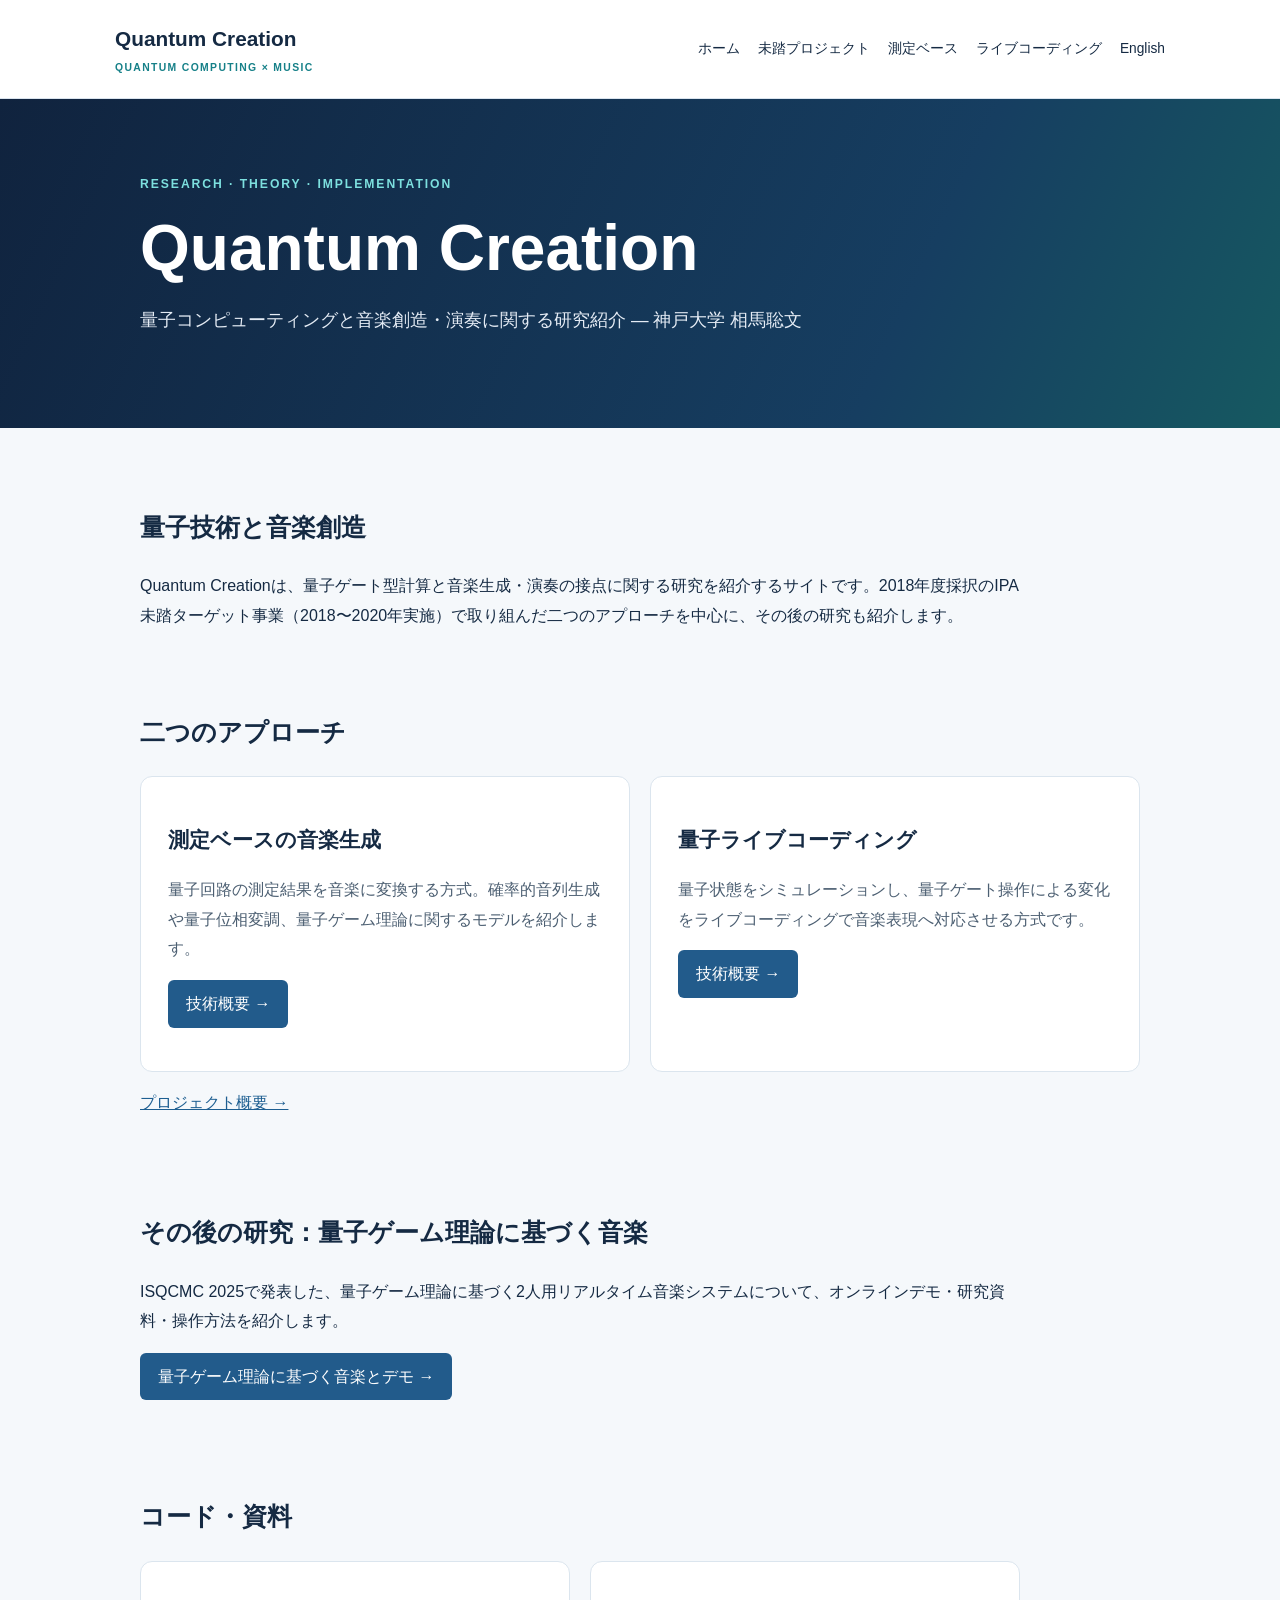
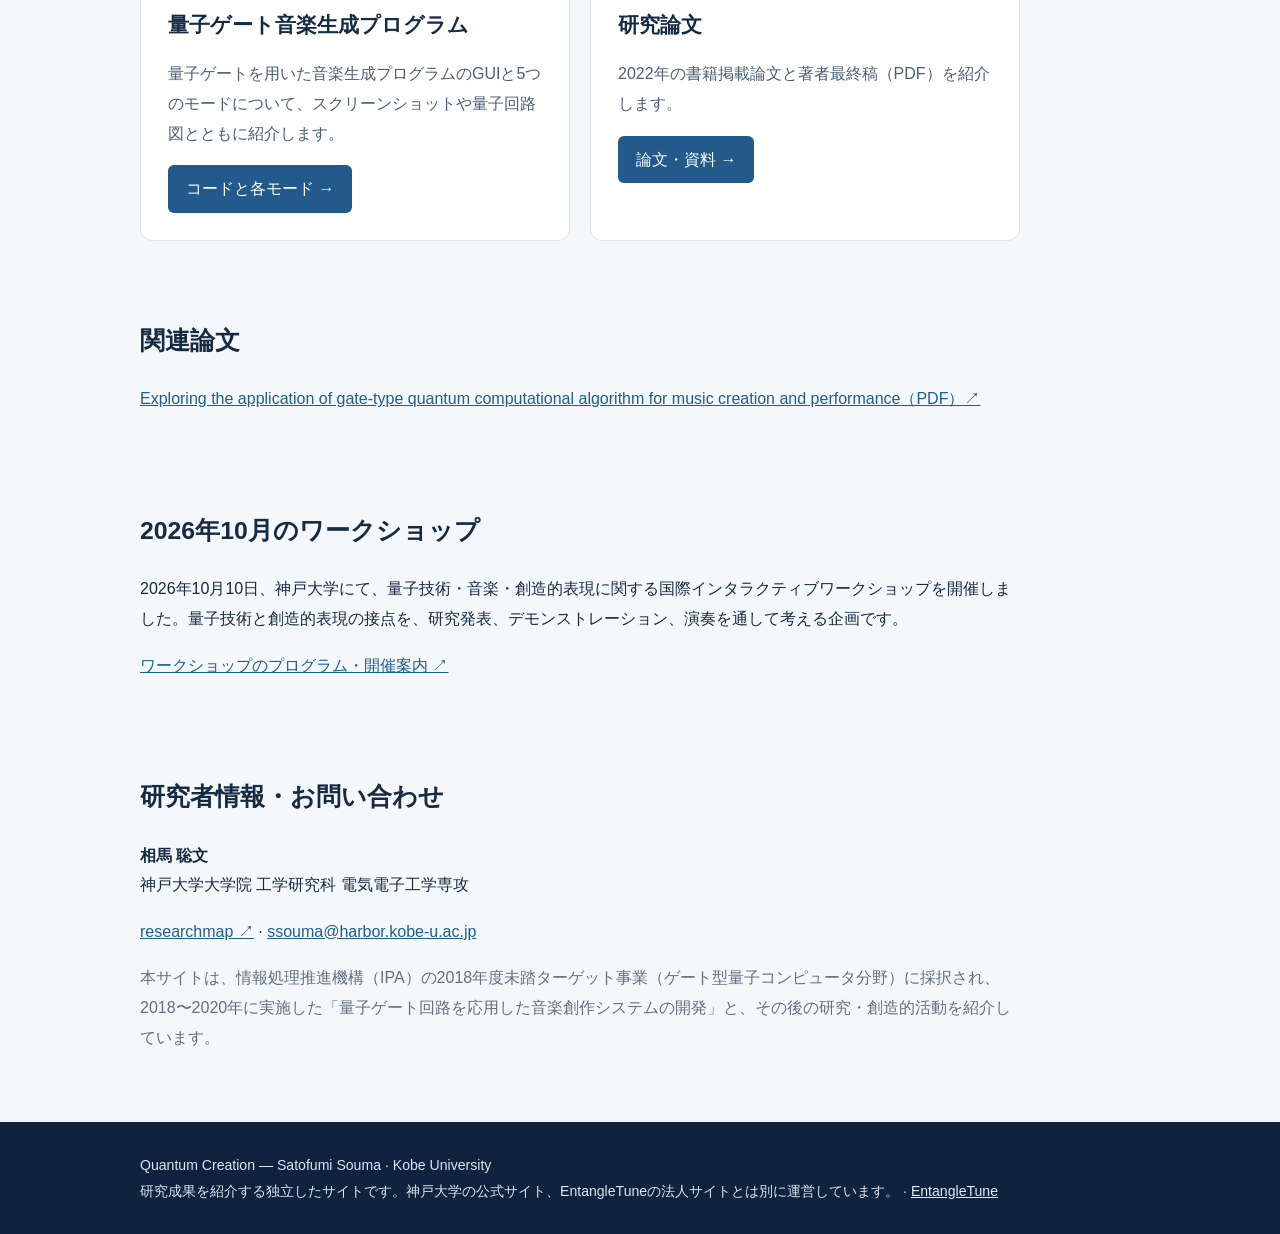
<file: ja/index.html>
<!DOCTYPE html><html lang="ja"><head><meta charset="UTF-8"><meta name="viewport" content="width=device-width,initial-scale=1"><meta name="description" content="量子コンピューティングと音楽創造・演奏に関する研究紹介 — 神戸大学 相馬聡文"><title>Quantum Creation | Quantum Creation</title><link rel="stylesheet" href="/styles.css"></head><body><header><div class="container bar"><a class="brand" href="/ja/">Quantum Creation<small>Quantum Computing × Music</small></a><nav aria-label="Main navigation"><a href="/ja/">ホーム</a><a href="/ja/research/mitou/">未踏プロジェクト</a><a href="/ja/research/mitou/measurement/">測定ベース</a><a href="/ja/research/mitou/live-coding/">ライブコーディング</a><a href="/">English</a></nav></div></header><div class="hero"><div class="container"><div class="eyebrow">Research · Theory · Implementation</div><h1>Quantum Creation</h1><p>量子コンピューティングと音楽創造・演奏に関する研究紹介 — 神戸大学 相馬聡文</p></div></div><main class="container"><section class="section article"><h2>量子技術と音楽創造</h2><p>Quantum Creationは、量子ゲート型計算と音楽生成・演奏の接点に関する研究を紹介するサイトです。2018年度採択のIPA未踏ターゲット事業（2018〜2020年実施）で取り組んだ二つのアプローチを中心に、その後の研究も紹介します。</p></section><section class="section"><h2>二つのアプローチ</h2><div class="grid"><article class="card"><h3>測定ベースの音楽生成</h3><p>量子回路の測定結果を音楽に変換する方式。確率的音列生成や量子位相変調、量子ゲーム理論に関するモデルを紹介します。</p><p><a class="button" href="/ja/research/mitou/measurement/">技術概要 →</a></p></article><article class="card"><h3>量子ライブコーディング</h3><p>量子状態をシミュレーションし、量子ゲート操作による変化をライブコーディングで音楽表現へ対応させる方式です。</p><p><a class="button" href="/ja/research/mitou/live-coding/">技術概要 →</a></p></article></div><p><a href="/ja/research/mitou/">プロジェクト概要 →</a></p></section><section class="section article"><h2>その後の研究：量子ゲーム理論に基づく音楽</h2><p>ISQCMC 2025で発表した、量子ゲーム理論に基づく2人用リアルタイム音楽システムについて、オンラインデモ・研究資料・操作方法を紹介します。</p><p><a class="button" href="/ja/research/quantum-game/">量子ゲーム理論に基づく音楽とデモ →</a></p></section><section class="section article"><h2>コード・資料</h2><div class="grid"><article class="card"><h3>量子ゲート音楽生成プログラム</h3><p>量子ゲートを用いた音楽生成プログラムのGUIと5つのモードについて、スクリーンショットや量子回路図とともに紹介します。</p><a class="button" href="/ja/code/">コードと各モード →</a></article><article class="card"><h3>研究論文</h3><p>2022年の書籍掲載論文と著者最終稿（PDF）を紹介します。</p><a class="button" href="/ja/documents/">論文・資料 →</a></article></div></section><section class="section article"><h2>関連論文</h2><p><a href="https://www.research.kobe-u.ac.jp/eng-nanoelectronics/files/Souma2022_QCmusic_AAM.pdf">Exploring the application of gate-type quantum computational algorithm for music creation and performance（PDF）↗</a></p></section><section class="section article"><h2>2026年10月のワークショップ</h2><p>2026年10月10日、神戸大学にて、量子技術・音楽・創造的表現に関する国際インタラクティブワークショップを開催しました。量子技術と創造的表現の接点を、研究発表、デモンストレーション、演奏を通して考える企画です。</p><p><a href="https://www.research.kobe-u.ac.jp/eng-nanoelectronics/quantum_workshop_2026_Jpn.html">ワークショップのプログラム・開催案内 ↗</a></p></section><section class="section article"><h2>研究者情報・お問い合わせ</h2><p><strong>相馬 聡文</strong><br>神戸大学大学院 工学研究科 電気電子工学専攻</p><p><a href="https://researchmap.jp/read0133501?lang=en">researchmap ↗</a> · <a href="mailto:ssouma@harbor.kobe-u.ac.jp">ssouma@harbor.kobe-u.ac.jp</a></p><p class="subtle">本サイトは、情報処理推進機構（IPA）の2018年度未踏ターゲット事業（ゲート型量子コンピュータ分野）に採択され、2018〜2020年に実施した「量子ゲート回路を応用した音楽創作システムの開発」と、その後の研究・創造的活動を紹介しています。</p></section></main><footer class="footer"><div class="container">Quantum Creation — Satofumi Souma · Kobe University<br>研究成果を紹介する独立したサイトです。神戸大学の公式サイト、EntangleTuneの法人サイトとは別に運営しています。 · <a href="https://www.entangletune.jp/">EntangleTune</a></div></footer></body></html>
</file>
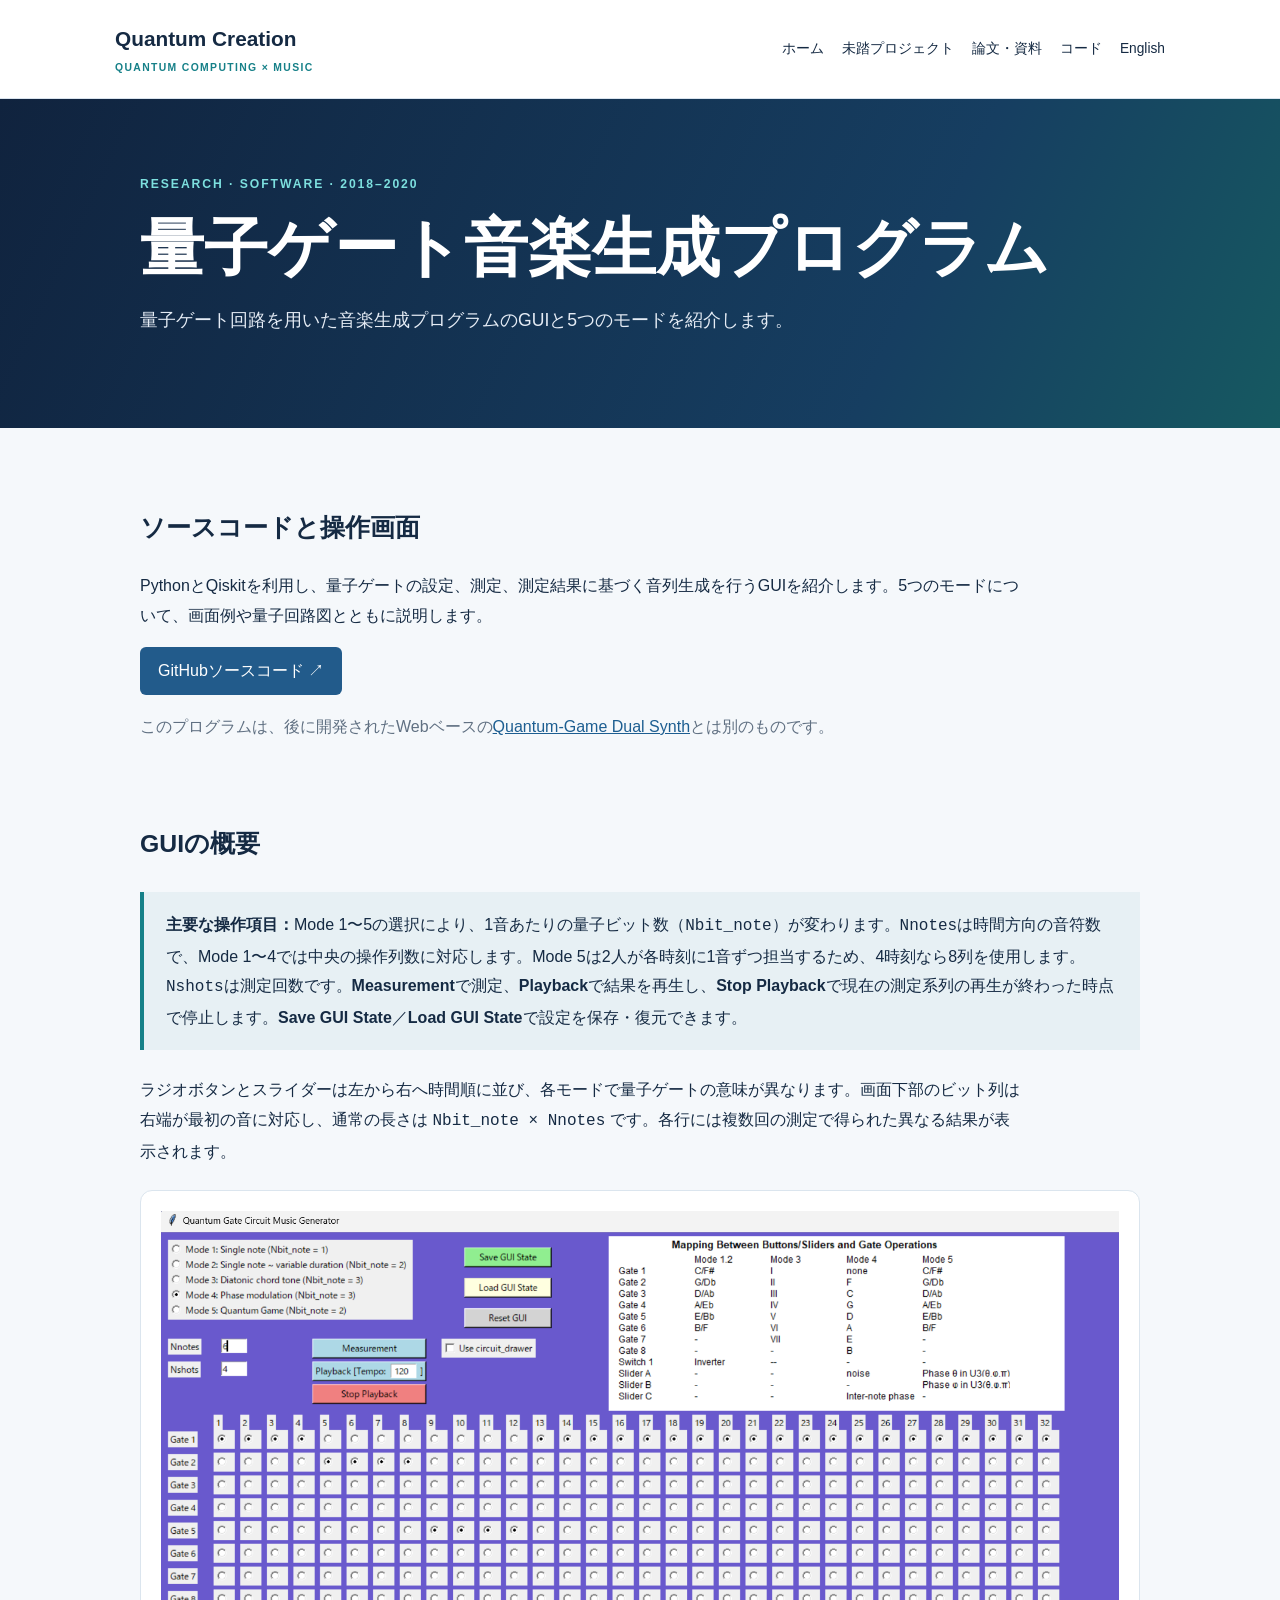
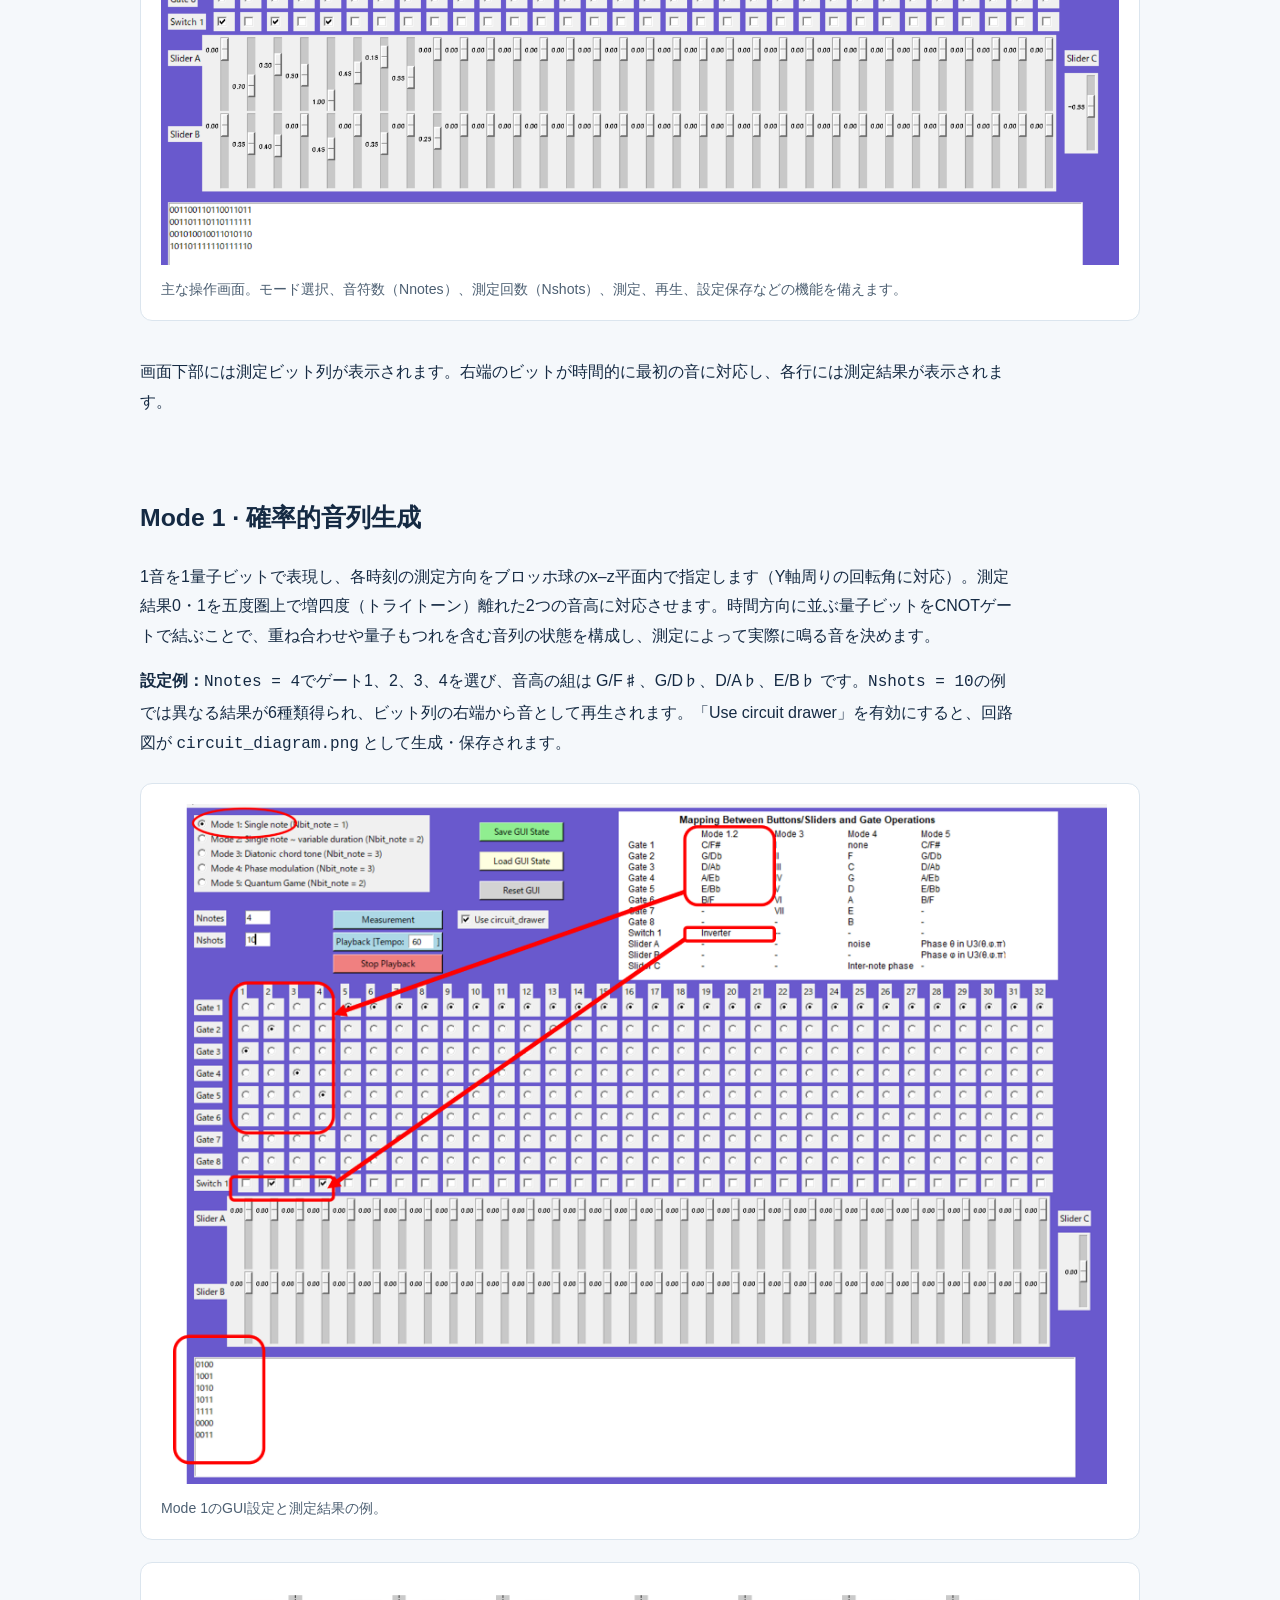
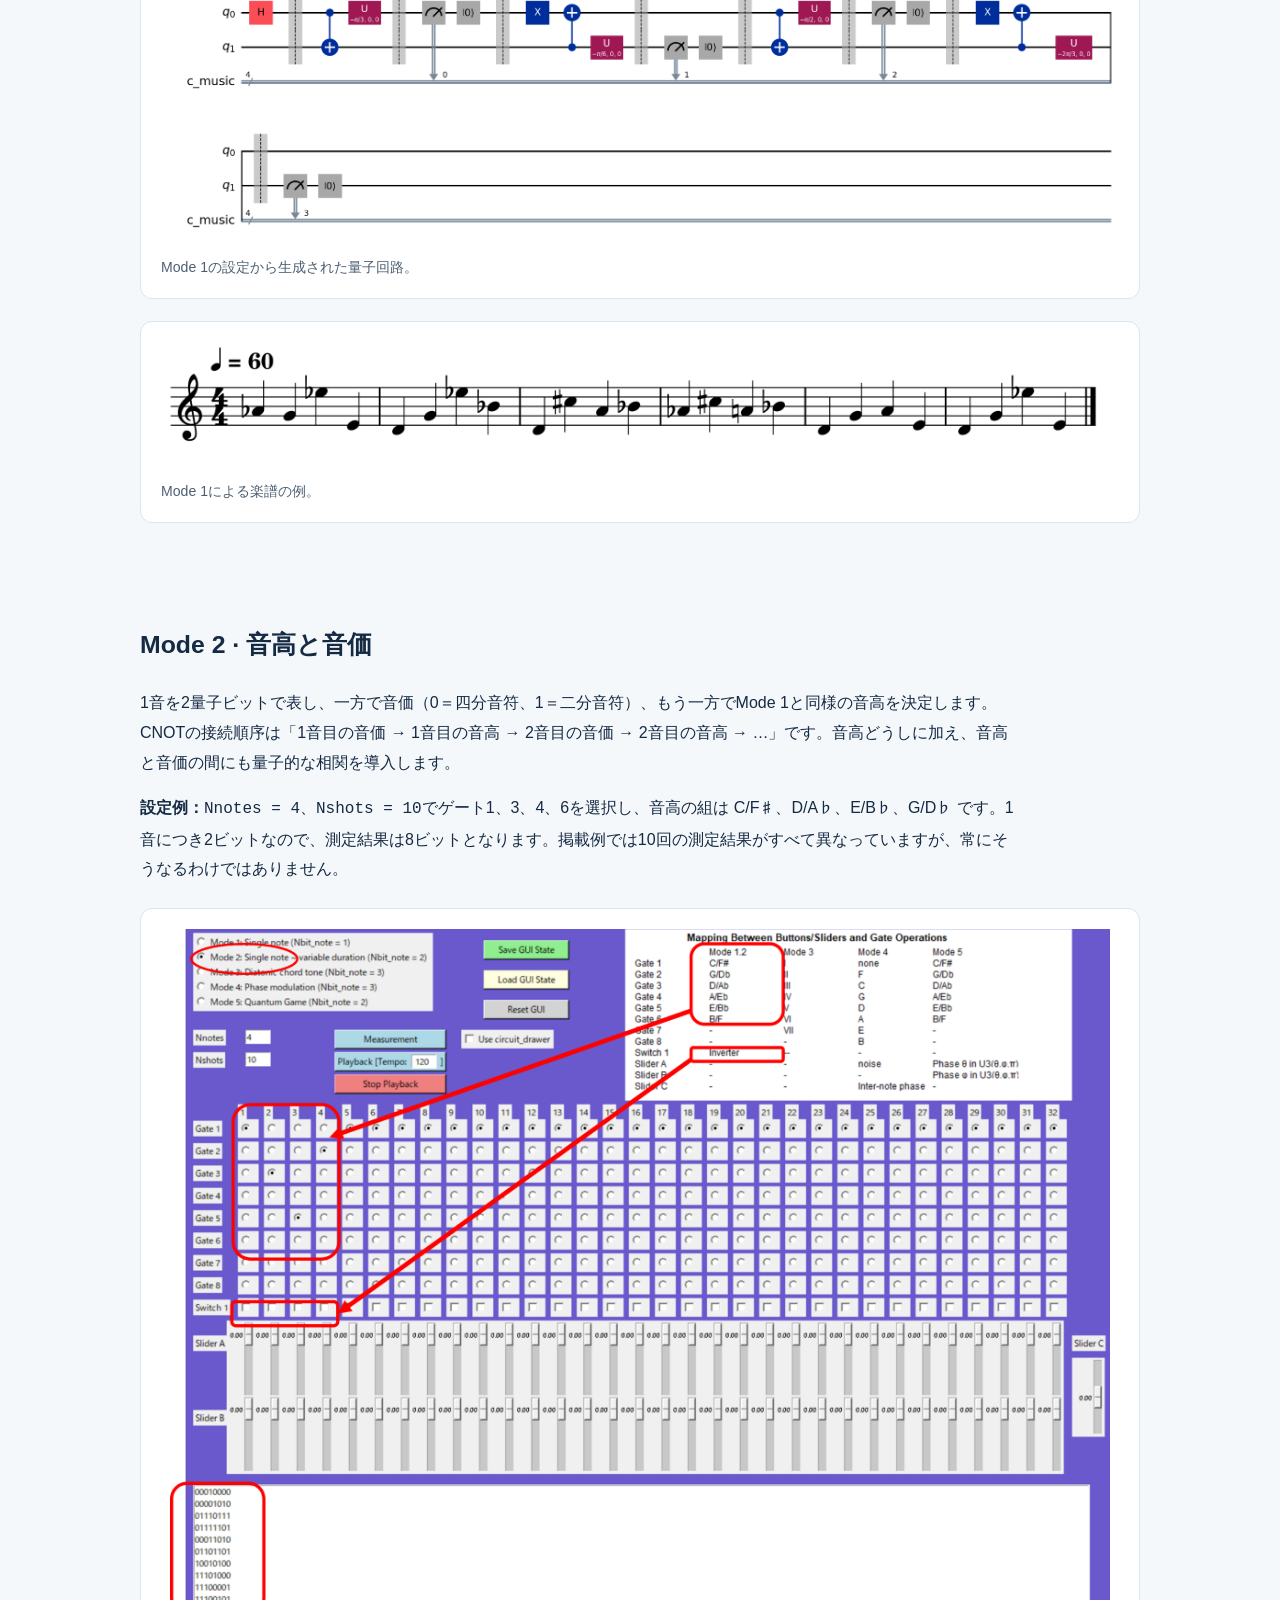
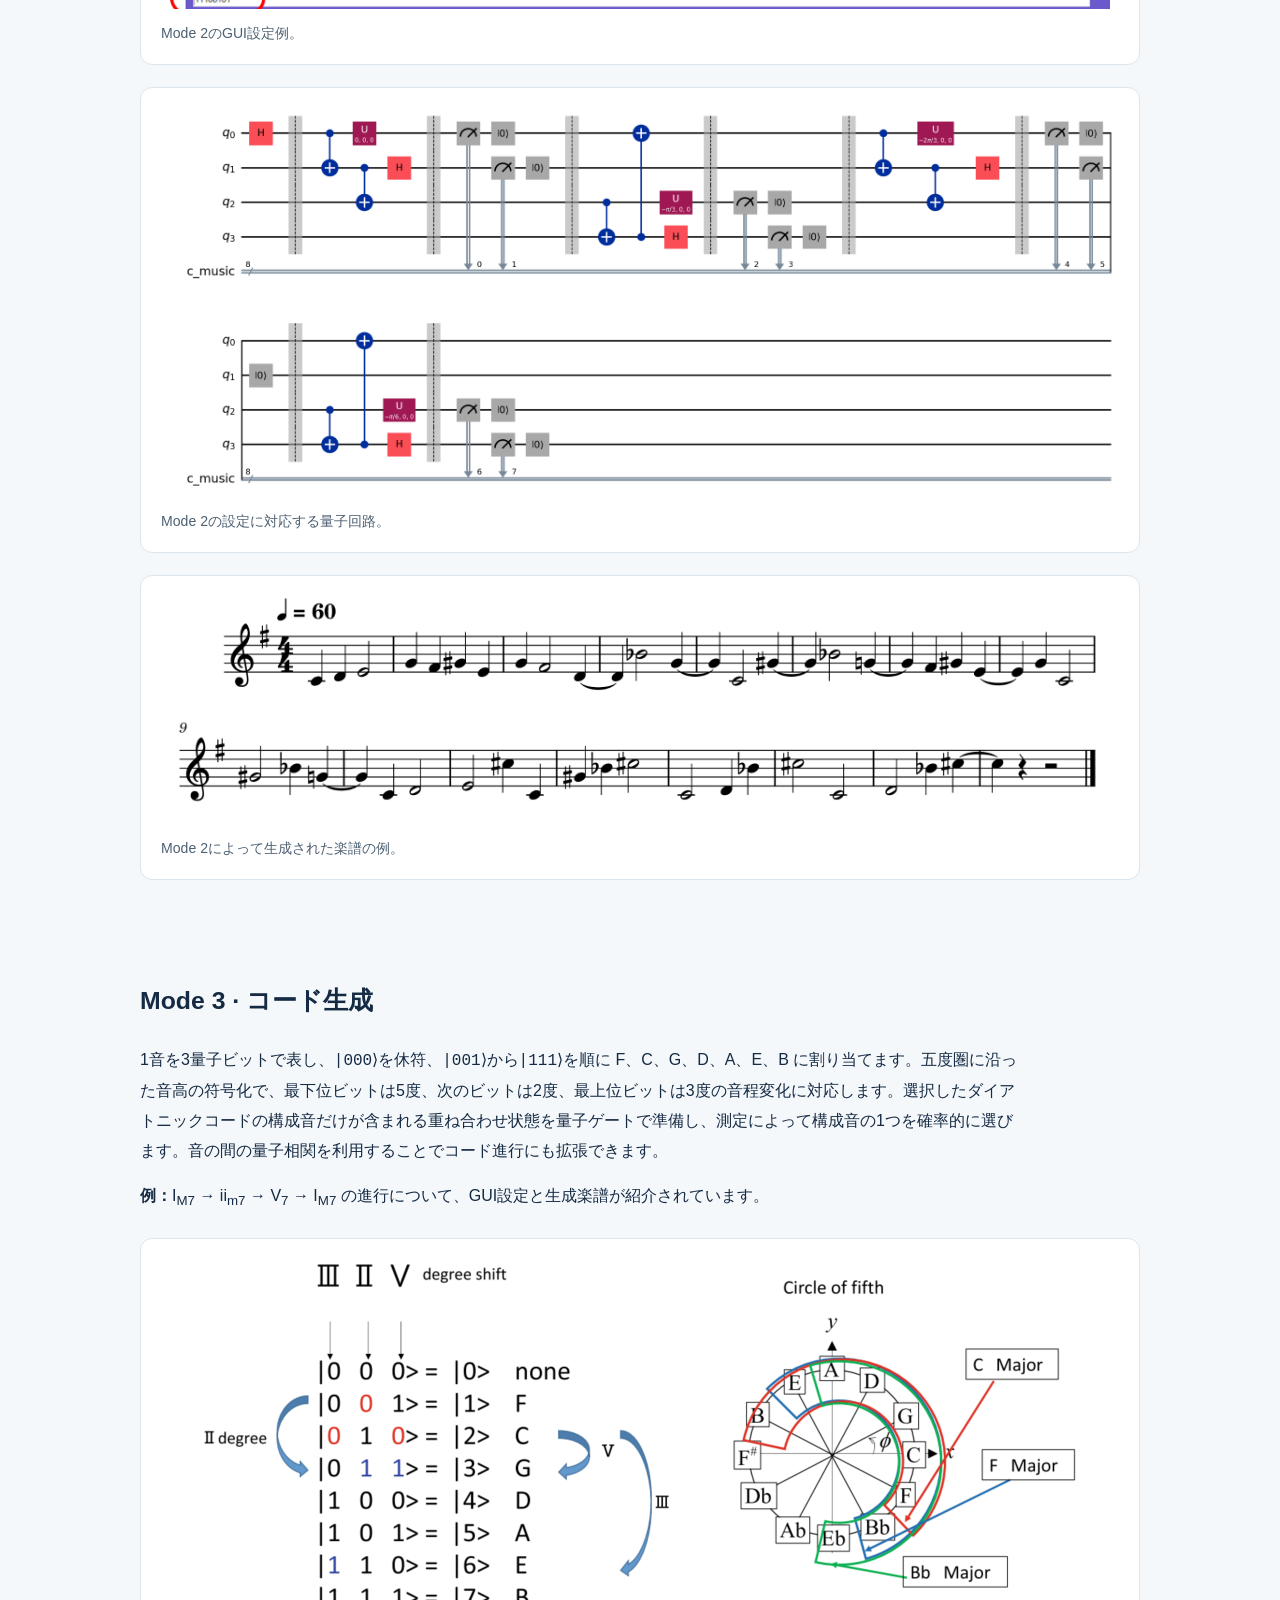
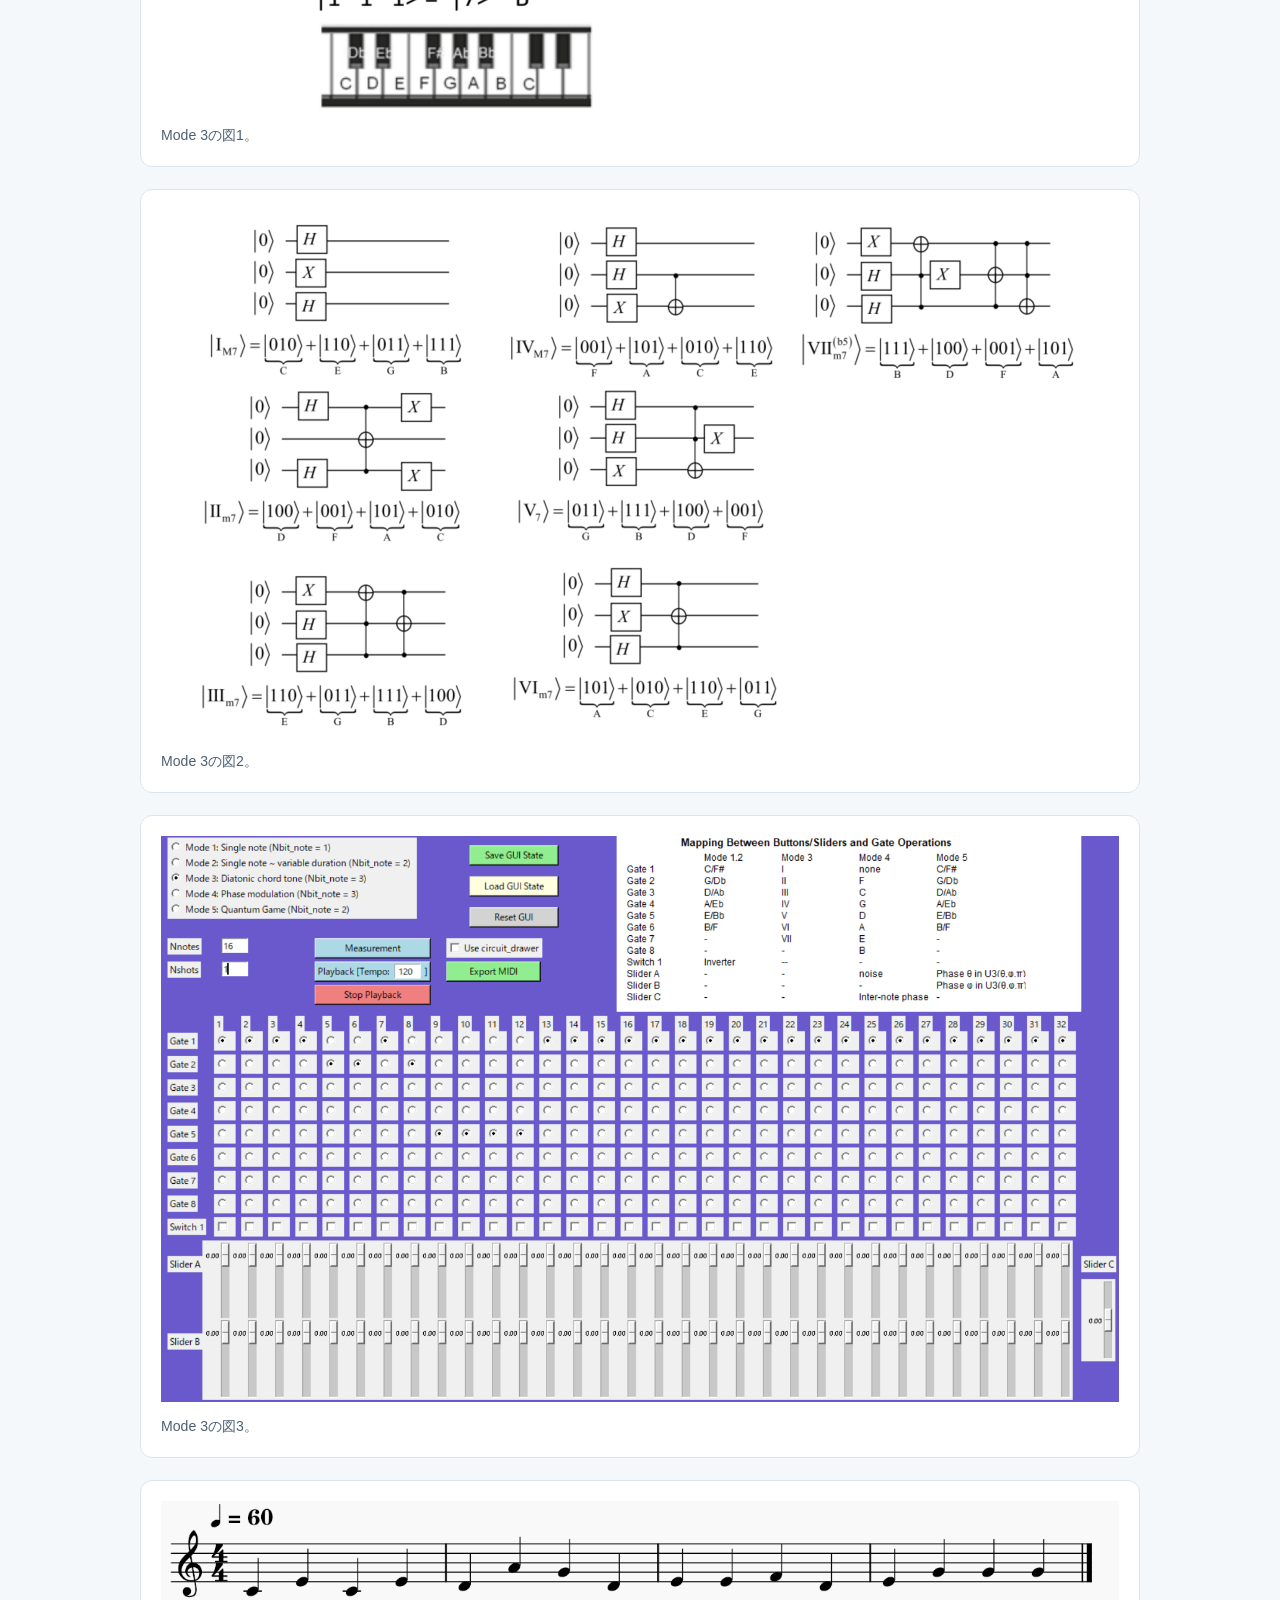
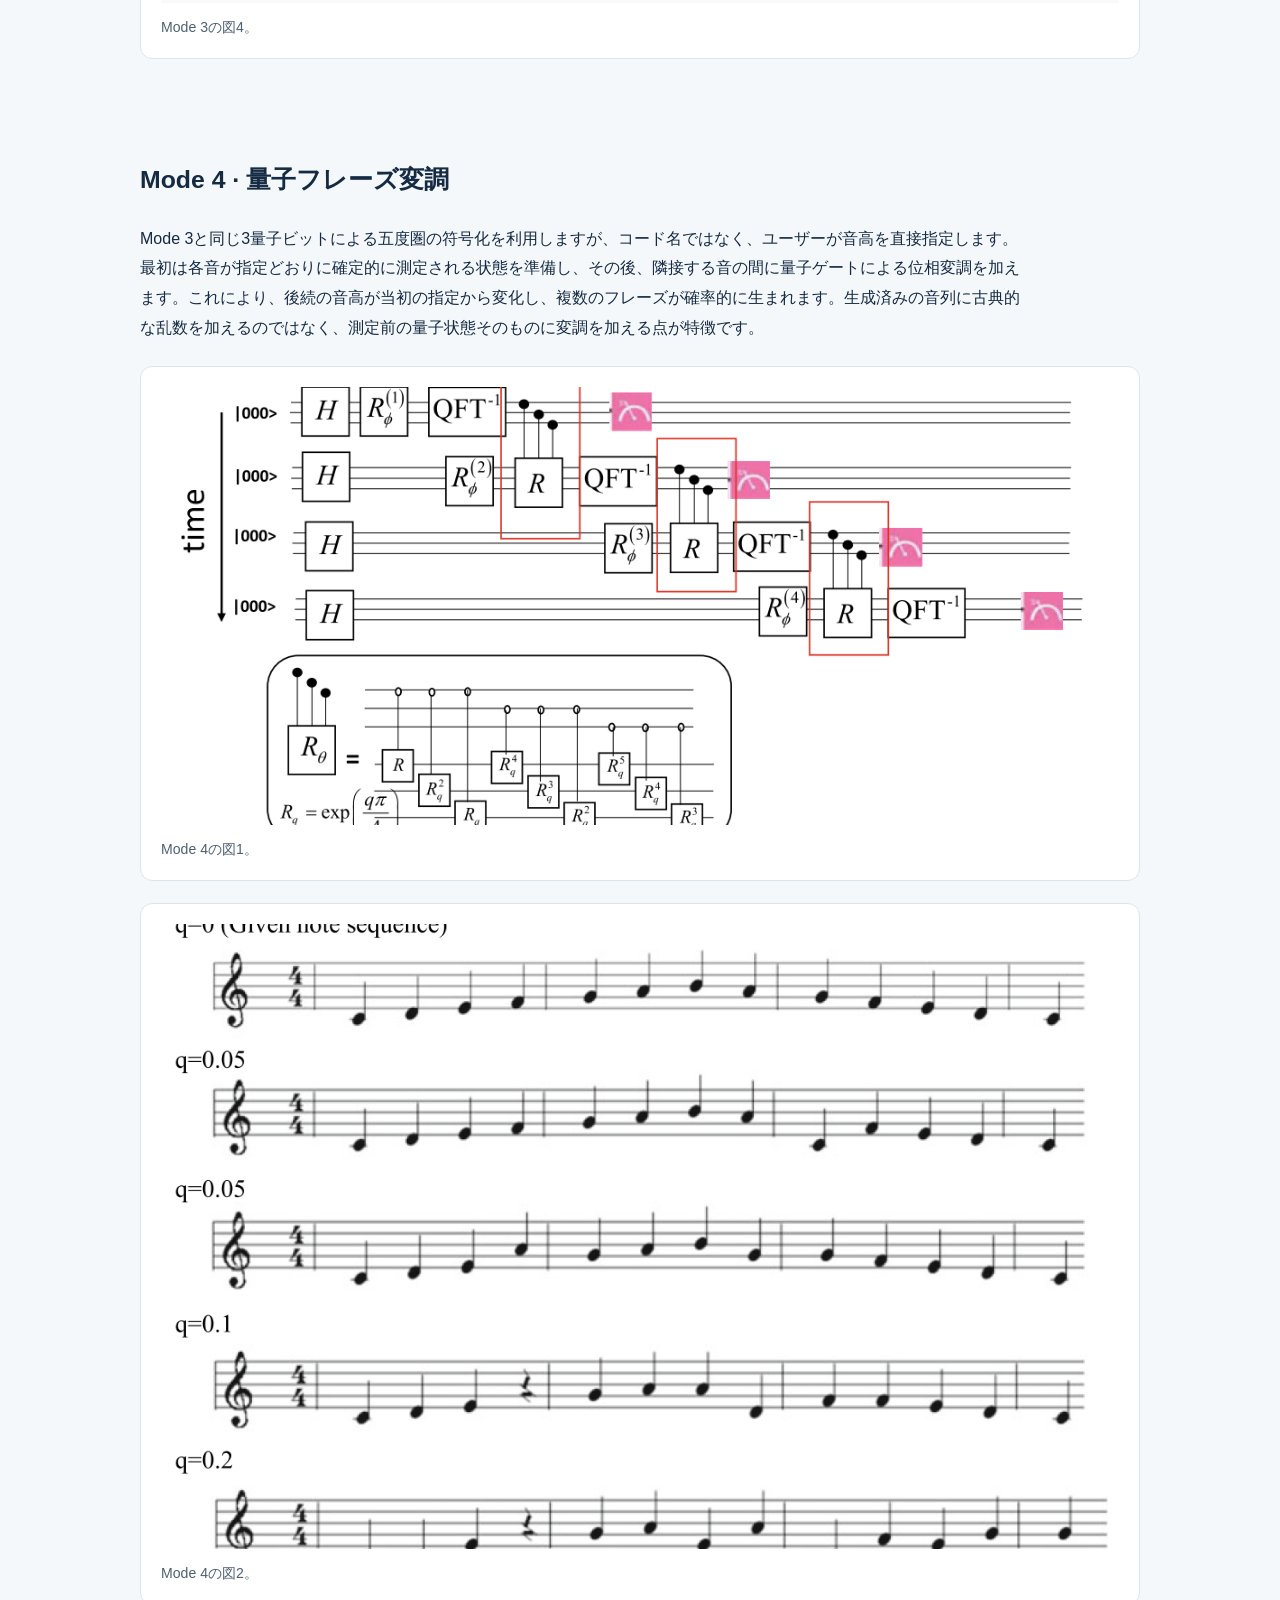
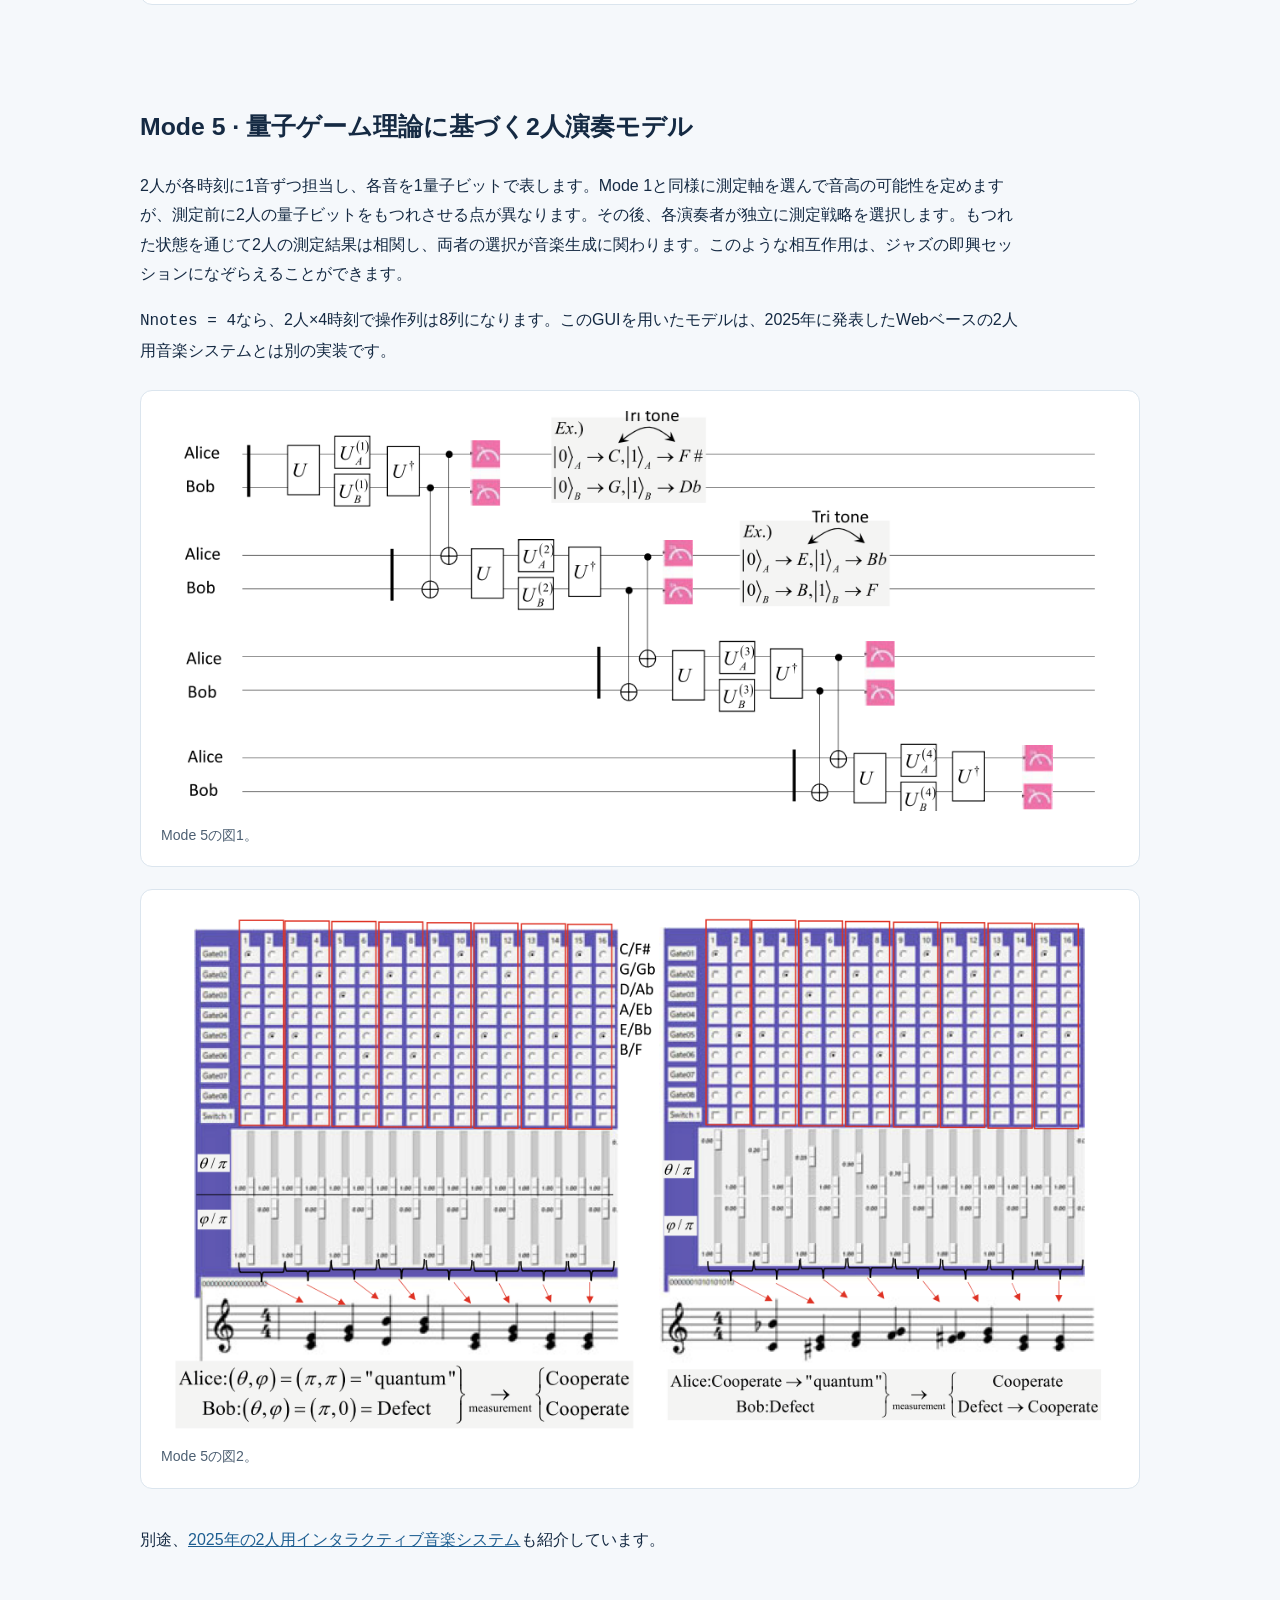
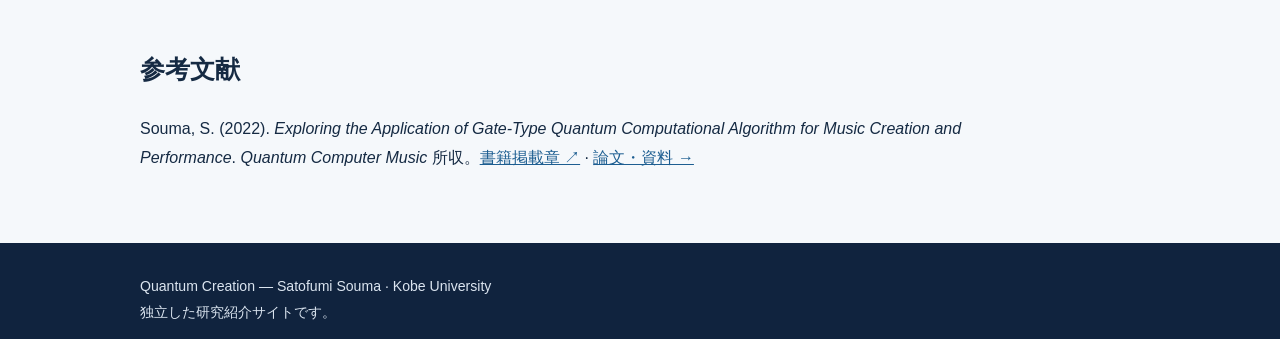
<file: ja/code/index.html>
<!DOCTYPE html><html lang="ja"><head><meta charset="UTF-8"><meta name="viewport" content="width=device-width,initial-scale=1"><meta name="description" content="2018年度採択の未踏ターゲット事業（2018〜2020年実施）に関連する量子ゲート音楽生成GUIと5つのモード"><title>量子ゲート音楽生成プログラム：コードと実装 | Quantum Creation</title><link rel="stylesheet" href="/styles.css"></head><body><header><div class="container bar"><a class="brand" href="/ja">Quantum Creation<small>Quantum Computing × Music</small></a><nav aria-label="Main navigation"><a href="/ja">ホーム</a><a href="/ja/research/mitou/">未踏プロジェクト</a><a href="/ja/documents/">論文・資料</a><a href="/ja/code/">コード</a><a href="/code/">English</a></nav></div></header><div class="hero"><div class="container"><div class="eyebrow">Research · Software · 2018–2020</div><h1>量子ゲート音楽生成プログラム</h1><p>量子ゲート回路を用いた音楽生成プログラムのGUIと5つのモードを紹介します。</p></div></div><main class="container"><section class="section article"><h2>ソースコードと操作画面</h2><p>PythonとQiskitを利用し、量子ゲートの設定、測定、測定結果に基づく音列生成を行うGUIを紹介します。5つのモードについて、画面例や量子回路図とともに説明します。</p><p><a class="button" href="https://github.com/ssouma3/qumusic/tree/main">GitHubソースコード ↗</a></p><p class="subtle">このプログラムは、後に開発されたWebベースの<a href="/ja/research/quantum-game/">Quantum-Game Dual Synth</a>とは別のものです。</p></section>
<section class="section"><h2>GUIの概要</h2><div class="notice"><strong>主要な操作項目：</strong>Mode 1〜5の選択により、1音あたりの量子ビット数（<code>Nbit_note</code>）が変わります。<code>Nnotes</code>は時間方向の音符数で、Mode 1〜4では中央の操作列数に対応します。Mode 5は2人が各時刻に1音ずつ担当するため、4時刻なら8列を使用します。<code>Nshots</code>は測定回数です。<strong>Measurement</strong>で測定、<strong>Playback</strong>で結果を再生し、<strong>Stop Playback</strong>で現在の測定系列の再生が終わった時点で停止します。<strong>Save GUI State</strong>／<strong>Load GUI State</strong>で設定を保存・復元できます。</div><p class="article">ラジオボタンとスライダーは左から右へ時間順に並び、各モードで量子ゲートの意味が異なります。画面下部のビット列は右端が最初の音に対応し、通常の長さは <code>Nbit_note × Nnotes</code> です。各行には複数回の測定で得られた異なる結果が表示されます。</p><div class="figure-gallery"><figure class="research-figure"><img src="/assets/images/original-site/code/01_figure-01.png" class="research-image" alt="量子ゲート音楽生成プログラムのGUI" loading="lazy"><figcaption>主な操作画面。モード選択、音符数（Nnotes）、測定回数（Nshots）、測定、再生、設定保存などの機能を備えます。</figcaption></figure></div><p class="article">画面下部には測定ビット列が表示されます。右端のビットが時間的に最初の音に対応し、各行には測定結果が表示されます。</p></section>
<section class="section"><h2>Mode 1 · 確率的音列生成</h2><p class="article">1音を1量子ビットで表現し、各時刻の測定方向をブロッホ球のx–z平面内で指定します（Y軸周りの回転角に対応）。測定結果0・1を五度圏上で増四度（トライトーン）離れた2つの音高に対応させます。時間方向に並ぶ量子ビットをCNOTゲートで結ぶことで、重ね合わせや量子もつれを含む音列の状態を構成し、測定によって実際に鳴る音を決めます。</p><p class="article"><strong>設定例：</strong><code>Nnotes = 4</code>でゲート1、2、3、4を選び、音高の組は G/F♯、G/D♭、D/A♭、E/B♭ です。<code>Nshots = 10</code>の例では異なる結果が6種類得られ、ビット列の右端から音として再生されます。「Use circuit drawer」を有効にすると、回路図が <code>circuit_diagram.png</code> として生成・保存されます。</p><div class="figure-gallery"><figure class="research-figure"><img src="/assets/images/original-site/code/02_figure-02.png" class="research-image" alt="Mode 1のGUIと測定結果" loading="lazy"><figcaption>Mode 1のGUI設定と測定結果の例。</figcaption></figure><figure class="research-figure"><img src="/assets/images/original-site/code/03_figure-03.png" class="research-image" alt="Mode 1の量子回路" loading="lazy"><figcaption>Mode 1の設定から生成された量子回路。</figcaption></figure><figure class="research-figure"><img src="/assets/images/original-site/code/04_figure-04.png" class="research-image" alt="Mode 1の生成楽譜" loading="lazy"><figcaption>Mode 1による楽譜の例。</figcaption></figure></div></section>
<section class="section"><h2>Mode 2 · 音高と音価</h2><p class="article">1音を2量子ビットで表し、一方で音価（0＝四分音符、1＝二分音符）、もう一方でMode 1と同様の音高を決定します。CNOTの接続順序は「1音目の音価 → 1音目の音高 → 2音目の音価 → 2音目の音高 → …」です。音高どうしに加え、音高と音価の間にも量子的な相関を導入します。</p><p class="article"><strong>設定例：</strong><code>Nnotes = 4</code>、<code>Nshots = 10</code>でゲート1、3、4、6を選択し、音高の組は C/F♯、D/A♭、E/B♭、G/D♭ です。1音につき2ビットなので、測定結果は8ビットとなります。掲載例では10回の測定結果がすべて異なっていますが、常にそうなるわけではありません。</p><div class="figure-gallery"><figure class="research-figure"><img src="/assets/images/original-site/code/05_figure-05.png" class="research-image" alt="Mode 2のGUI" loading="lazy"><figcaption>Mode 2のGUI設定例。</figcaption></figure><figure class="research-figure"><img src="/assets/images/original-site/code/06_figure-06.png" class="research-image" alt="Mode 2の量子回路" loading="lazy"><figcaption>Mode 2の設定に対応する量子回路。</figcaption></figure><figure class="research-figure"><img src="/assets/images/original-site/code/07_figure-07.png" class="research-image" alt="Mode 2の生成楽譜" loading="lazy"><figcaption>Mode 2によって生成された楽譜の例。</figcaption></figure></div></section>
<section class="section"><h2>Mode 3 · コード生成</h2><p class="article">1音を3量子ビットで表し、<code>|000⟩</code>を休符、<code>|001⟩</code>から<code>|111⟩</code>を順に F、C、G、D、A、E、B に割り当てます。五度圏に沿った音高の符号化で、最下位ビットは5度、次のビットは2度、最上位ビットは3度の音程変化に対応します。選択したダイアトニックコードの構成音だけが含まれる重ね合わせ状態を量子ゲートで準備し、測定によって構成音の1つを確率的に選びます。音の間の量子相関を利用することでコード進行にも拡張できます。</p><p class="article"><strong>例：</strong>I<sub>M7</sub> → ii<sub>m7</sub> → V<sub>7</sub> → I<sub>M7</sub> の進行について、GUI設定と生成楽譜が紹介されています。</p><div class="figure-gallery"><figure class="research-figure"><img src="/assets/images/original-site/code/08_figure-08.png" class="research-image" alt="Mode 3のコード生成の図1" loading="lazy"><figcaption>Mode 3の図1。</figcaption></figure><figure class="research-figure"><img src="/assets/images/original-site/code/09_figure-09.png" class="research-image" alt="Mode 3のコード生成の図2" loading="lazy"><figcaption>Mode 3の図2。</figcaption></figure><figure class="research-figure"><img src="/assets/images/original-site/code/10_figure-10.png" class="research-image" alt="Mode 3のコード生成の図3" loading="lazy"><figcaption>Mode 3の図3。</figcaption></figure><figure class="research-figure"><img src="/assets/images/original-site/code/11_figure-11.png" class="research-image" alt="Mode 3のコード生成の図4" loading="lazy"><figcaption>Mode 3の図4。</figcaption></figure></div></section>
<section class="section"><h2>Mode 4 · 量子フレーズ変調</h2><p class="article">Mode 3と同じ3量子ビットによる五度圏の符号化を利用しますが、コード名ではなく、ユーザーが音高を直接指定します。最初は各音が指定どおりに確定的に測定される状態を準備し、その後、隣接する音の間に量子ゲートによる位相変調を加えます。これにより、後続の音高が当初の指定から変化し、複数のフレーズが確率的に生まれます。生成済みの音列に古典的な乱数を加えるのではなく、測定前の量子状態そのものに変調を加える点が特徴です。</p><div class="figure-gallery"><figure class="research-figure"><img src="/assets/images/original-site/code/12_figure-12.png" class="research-image" alt="Mode 4の量子フレーズ変調の図1" loading="lazy"><figcaption>Mode 4の図1。</figcaption></figure><figure class="research-figure"><img src="/assets/images/original-site/code/13_figure-13.png" class="research-image" alt="Mode 4の量子フレーズ変調の図2" loading="lazy"><figcaption>Mode 4の図2。</figcaption></figure></div></section>
<section class="section"><h2>Mode 5 · 量子ゲーム理論に基づく2人演奏モデル</h2><p class="article">2人が各時刻に1音ずつ担当し、各音を1量子ビットで表します。Mode 1と同様に測定軸を選んで音高の可能性を定めますが、測定前に2人の量子ビットをもつれさせる点が異なります。その後、各演奏者が独立に測定戦略を選択します。もつれた状態を通じて2人の測定結果は相関し、両者の選択が音楽生成に関わります。このような相互作用は、ジャズの即興セッションになぞらえることができます。</p><p class="article"><code>Nnotes = 4</code>なら、2人×4時刻で操作列は8列になります。このGUIを用いたモデルは、2025年に発表したWebベースの2人用音楽システムとは別の実装です。</p><div class="figure-gallery"><figure class="research-figure"><img src="/assets/images/original-site/code/14_figure-14.png" class="research-image" alt="Mode 5の2人演奏モデルの図1" loading="lazy"><figcaption>Mode 5の図1。</figcaption></figure><figure class="research-figure"><img src="/assets/images/original-site/code/15_figure-15.png" class="research-image" alt="Mode 5の2人演奏モデルの図2" loading="lazy"><figcaption>Mode 5の図2。</figcaption></figure></div><p class="article">別途、<a href="/ja/research/quantum-game/">2025年の2人用インタラクティブ音楽システム</a>も紹介しています。</p></section>
<section class="section article"><h2>参考文献</h2><p>Souma, S. (2022). <em>Exploring the Application of Gate-Type Quantum Computational Algorithm for Music Creation and Performance</em>. <em>Quantum Computer Music</em> 所収。<a href="https://doi.org/10.1007/978-3-031-13909-3_5">書籍掲載章 ↗</a> · <a href="/ja/documents/">論文・資料 →</a></p></section></main><footer class="footer"><div class="container">Quantum Creation — Satofumi Souma · Kobe University<br>独立した研究紹介サイトです。</div></footer></body></html>
</file>
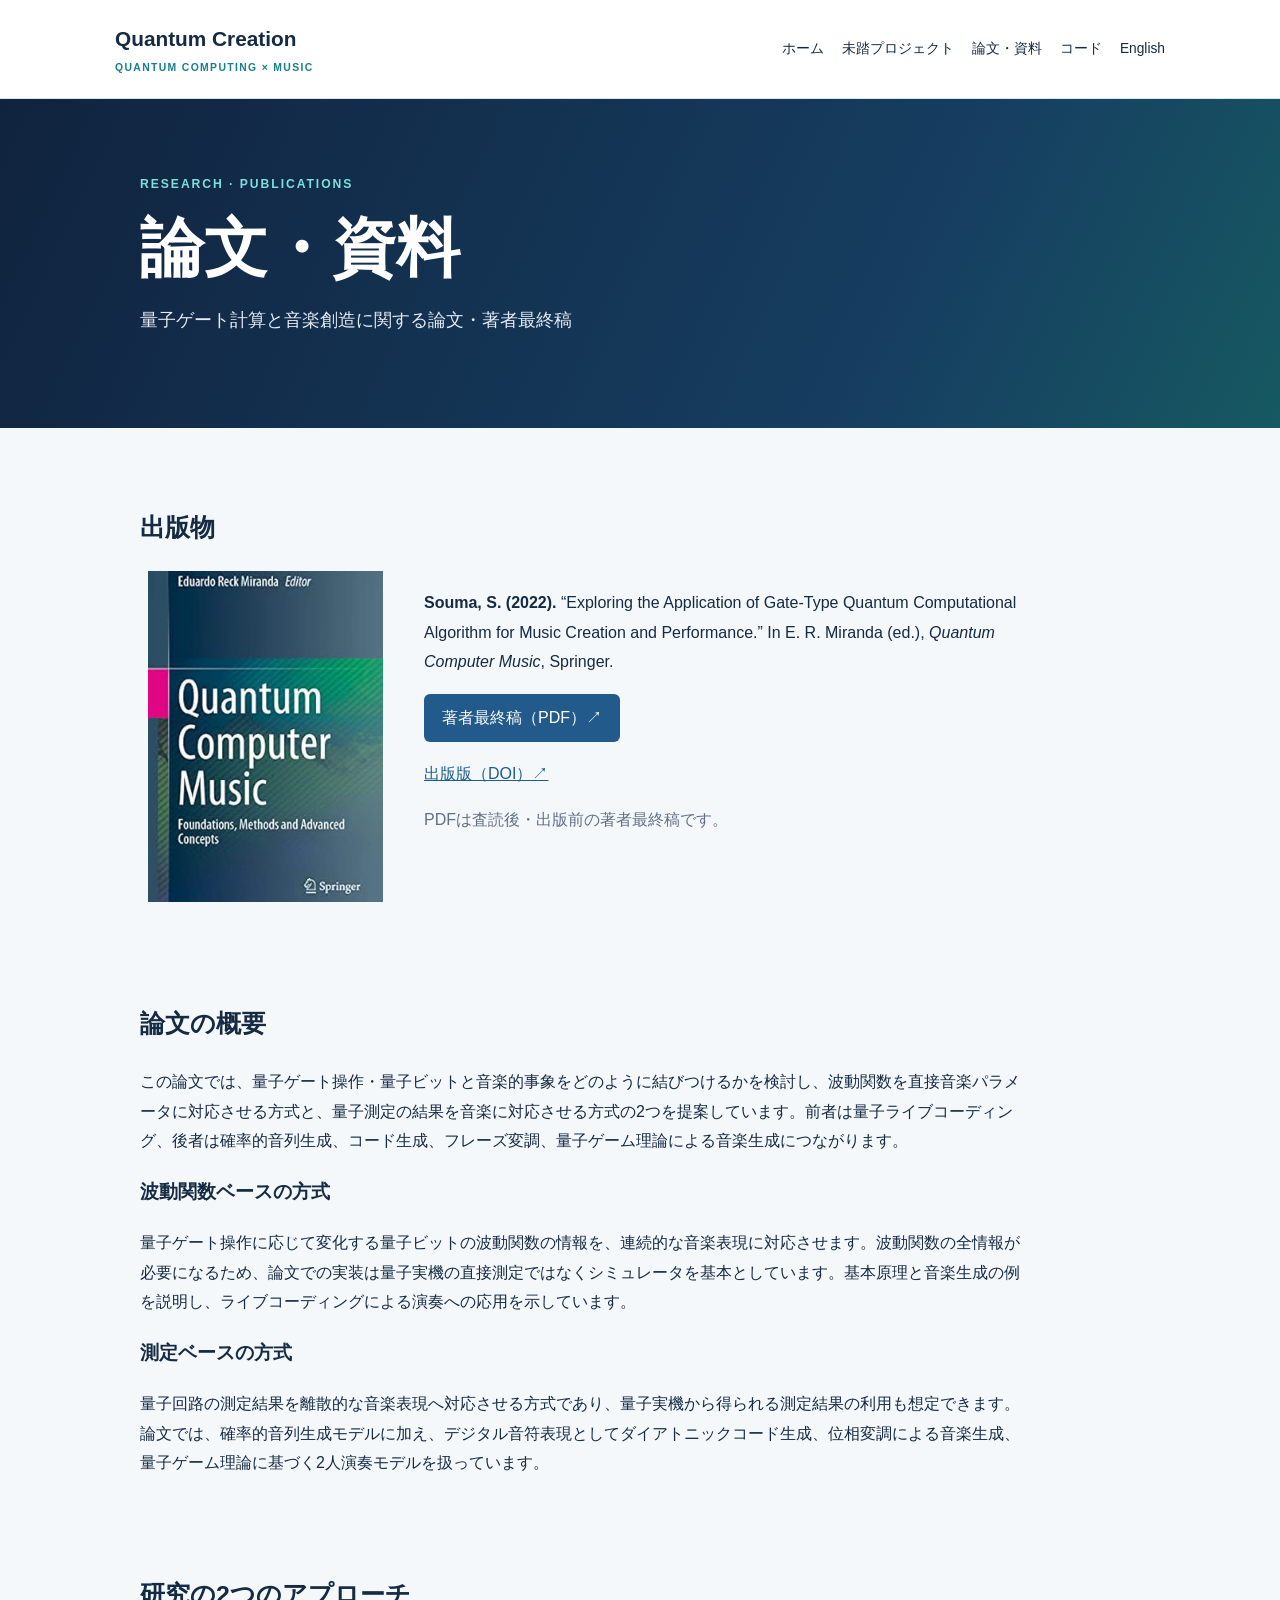
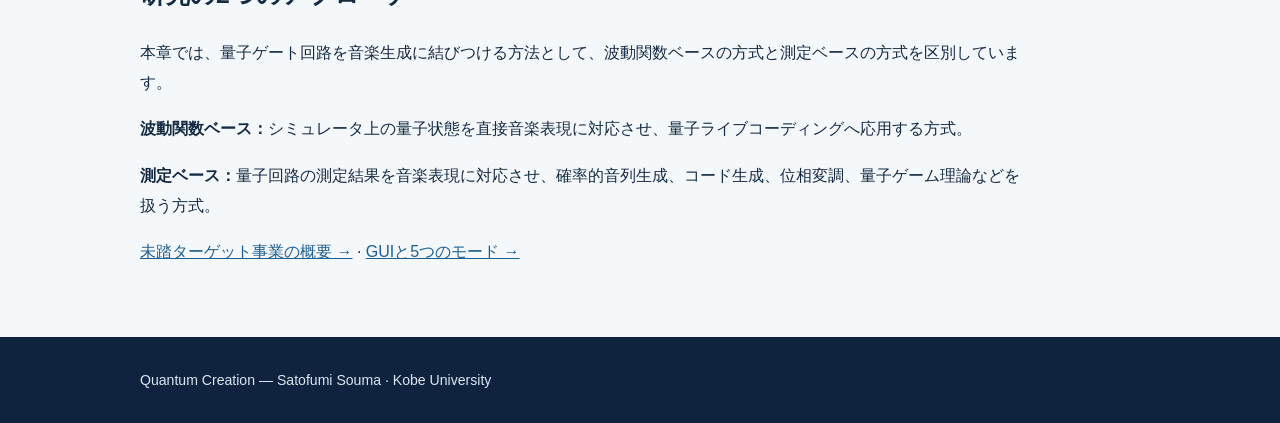
<file: ja/documents/index.html>
<!DOCTYPE html><html lang="ja"><head><meta charset="UTF-8"><meta name="viewport" content="width=device-width,initial-scale=1"><meta name="description" content="量子コンピュータ音楽の研究論文と関連資料"><title>論文・資料 | Quantum Creation</title><link rel="stylesheet" href="/styles.css"></head><body><header><div class="container bar"><a class="brand" href="/ja">Quantum Creation<small>Quantum Computing × Music</small></a><nav aria-label="Main navigation"><a href="/ja">ホーム</a><a href="/ja/research/mitou/">未踏プロジェクト</a><a href="/ja/documents/">論文・資料</a><a href="/ja/code/">コード</a><a href="/documents/">English</a></nav></div></header><div class="hero"><div class="container"><div class="eyebrow">Research · Publications</div><h1>論文・資料</h1><p>量子ゲート計算と音楽創造に関する論文・著者最終稿</p></div></div><main class="container"><section class="section article"><h2>出版物</h2><div class="document-layout"><img class="book-cover" src="/assets/images/original-site/documents/01_quantum-computer-music-book-cover.jpg" alt="Quantum Computer Music 書籍の表紙" loading="lazy"><div><p><strong>Souma, S. (2022).</strong> “Exploring the Application of Gate-Type Quantum Computational Algorithm for Music Creation and Performance.” In E. R. Miranda (ed.), <em>Quantum Computer Music</em>, Springer.</p><p><a class="button" href="https://www.research.kobe-u.ac.jp/eng-nanoelectronics/files/Souma2022_QCmusic_AAM.pdf">著者最終稿（PDF）↗</a></p><p><a href="https://doi.org/10.1007/978-3-031-13909-3_5">出版版（DOI）↗</a></p><p class="subtle">PDFは査読後・出版前の著者最終稿です。</p></div></div></section><section class="section article"><h2>論文の概要</h2><p>この論文では、量子ゲート操作・量子ビットと音楽的事象をどのように結びつけるかを検討し、波動関数を直接音楽パラメータに対応させる方式と、量子測定の結果を音楽に対応させる方式の2つを提案しています。前者は量子ライブコーディング、後者は確率的音列生成、コード生成、フレーズ変調、量子ゲーム理論による音楽生成につながります。</p><h3>波動関数ベースの方式</h3><p>量子ゲート操作に応じて変化する量子ビットの波動関数の情報を、連続的な音楽表現に対応させます。波動関数の全情報が必要になるため、論文での実装は量子実機の直接測定ではなくシミュレータを基本としています。基本原理と音楽生成の例を説明し、ライブコーディングによる演奏への応用を示しています。</p><h3>測定ベースの方式</h3><p>量子回路の測定結果を離散的な音楽表現へ対応させる方式であり、量子実機から得られる測定結果の利用も想定できます。論文では、確率的音列生成モデルに加え、デジタル音符表現としてダイアトニックコード生成、位相変調による音楽生成、量子ゲーム理論に基づく2人演奏モデルを扱っています。</p></section><section class="section article"><h2>研究の2つのアプローチ</h2><p>本章では、量子ゲート回路を音楽生成に結びつける方法として、波動関数ベースの方式と測定ベースの方式を区別しています。</p><p><strong>波動関数ベース：</strong>シミュレータ上の量子状態を直接音楽表現に対応させ、量子ライブコーディングへ応用する方式。</p><p><strong>測定ベース：</strong>量子回路の測定結果を音楽表現に対応させ、確率的音列生成、コード生成、位相変調、量子ゲーム理論などを扱う方式。</p><p><a href="/ja/research/mitou/">未踏ターゲット事業の概要 →</a> · <a href="/ja/code/">GUIと5つのモード →</a></p></section></main><footer class="footer"><div class="container">Quantum Creation — Satofumi Souma · Kobe University</div></footer></body></html>
</file>
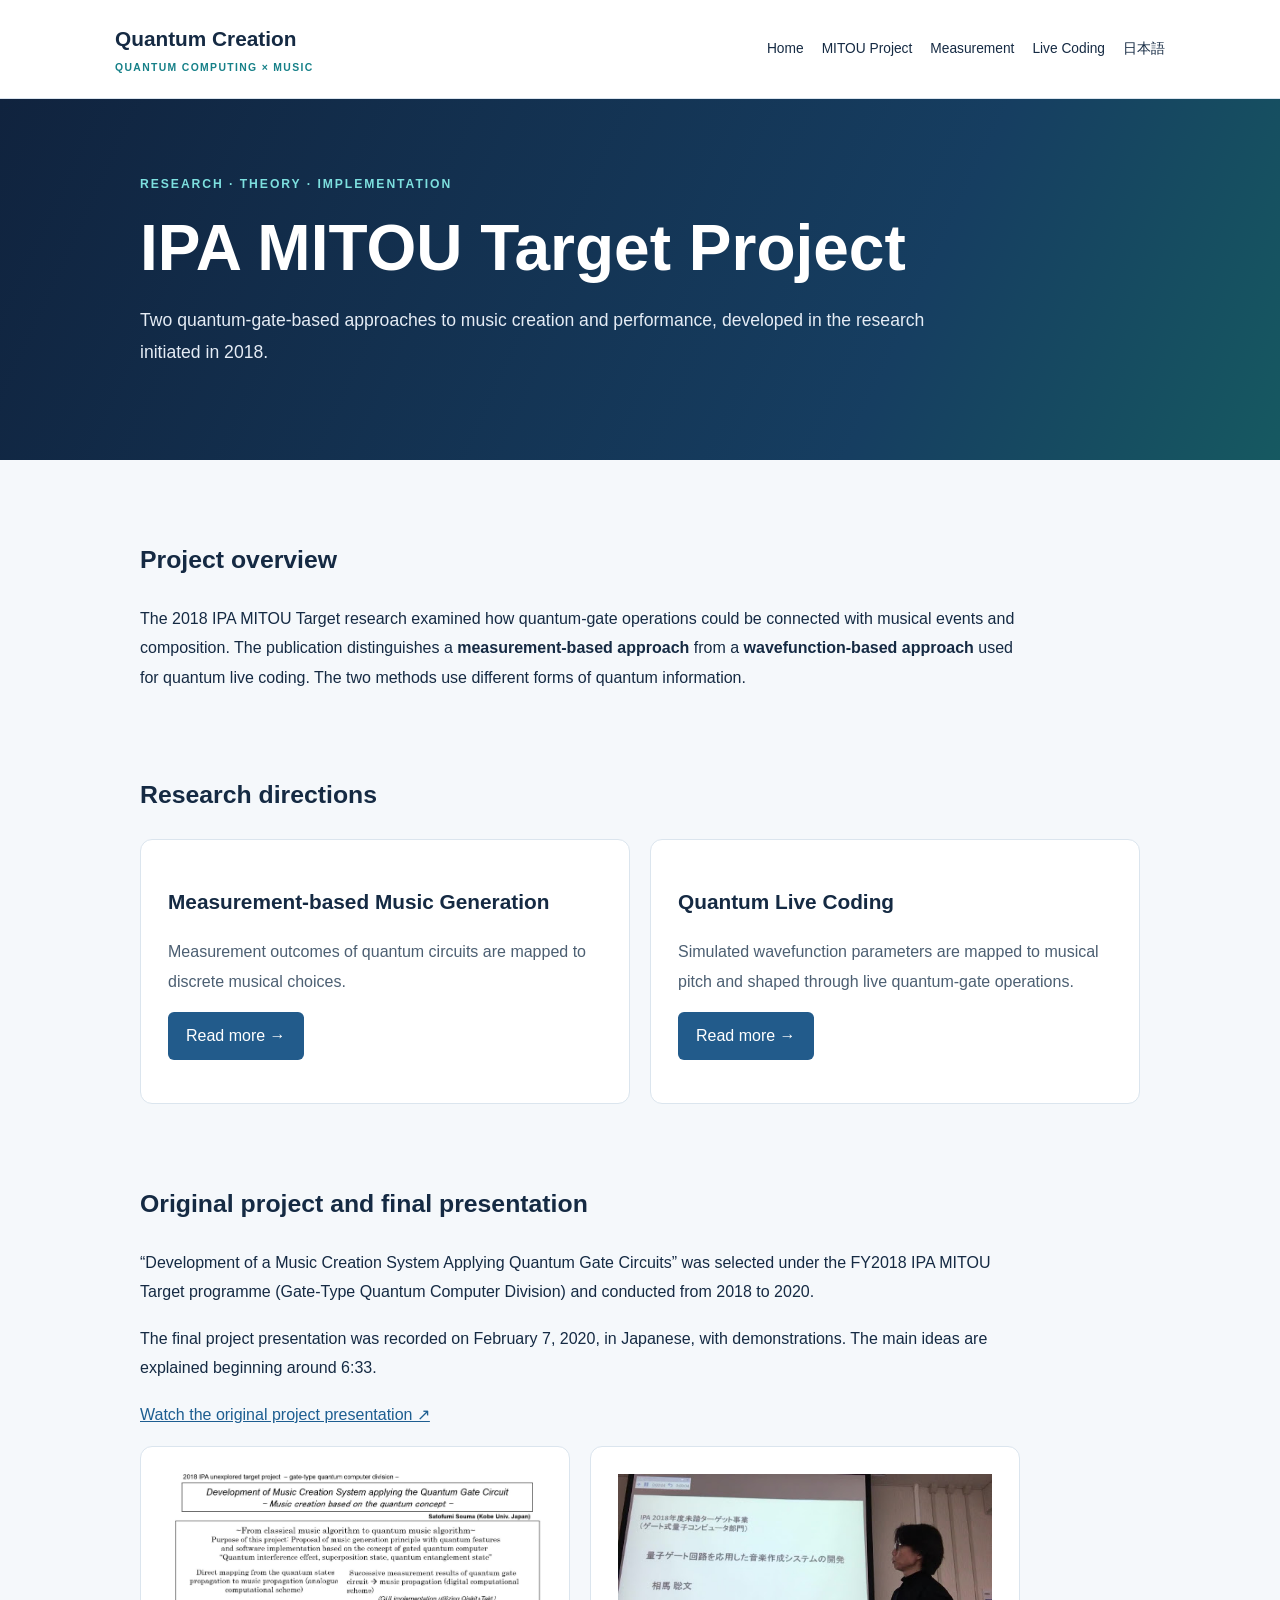
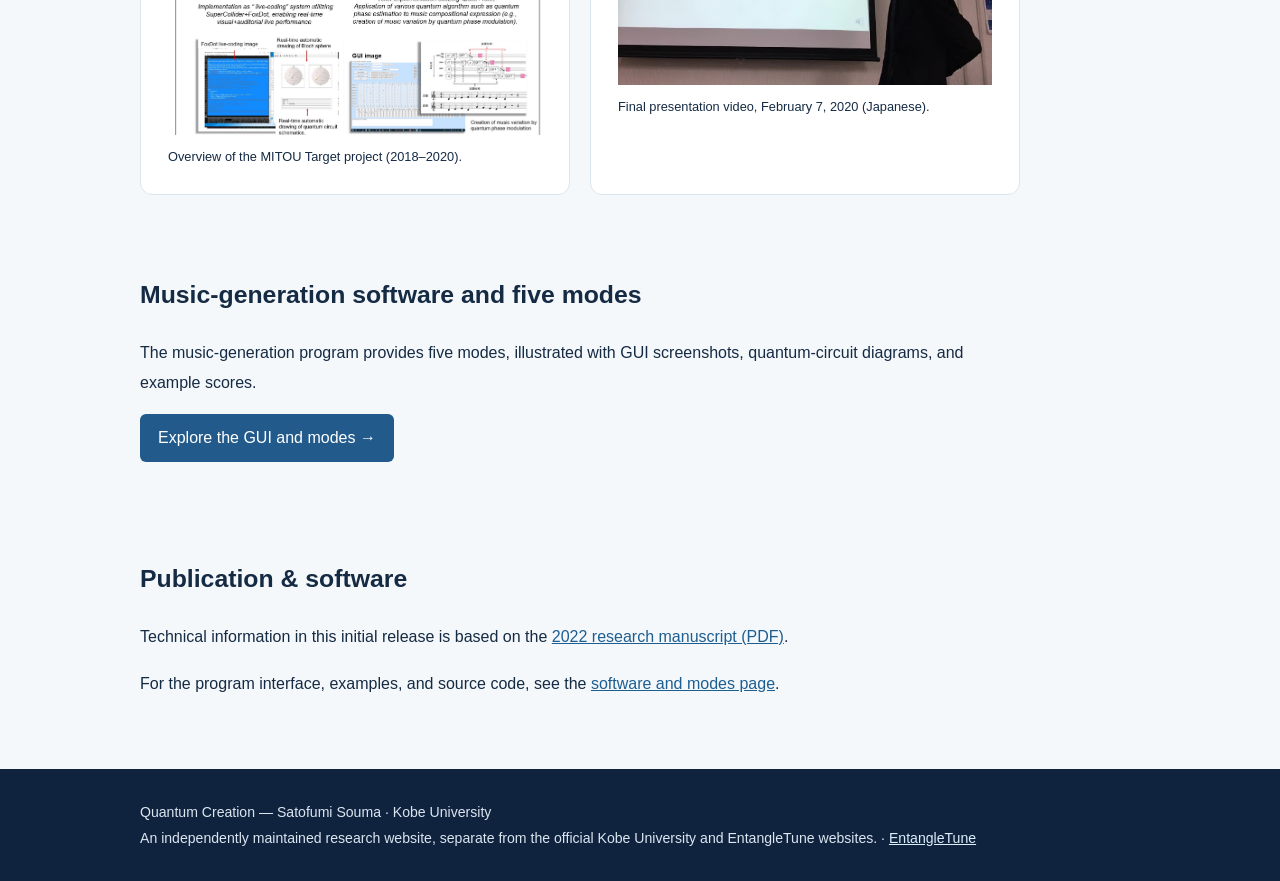
<file: research/mitou/index.html>
<!DOCTYPE html><html lang="en"><head><meta charset="UTF-8"><meta name="viewport" content="width=device-width,initial-scale=1"><meta name="description" content="Two quantum-gate-based approaches to music creation and performance, developed in the research initiated in 2018."><title>IPA MITOU Target Project | Quantum Creation</title><link rel="stylesheet" href="/styles.css"></head><body><header><div class="container bar"><a class="brand" href="/">Quantum Creation<small>Quantum Computing × Music</small></a><nav aria-label="Main navigation"><a href="/">Home</a><a href="/research/mitou/">MITOU Project</a><a href="/research/mitou/measurement/">Measurement</a><a href="/research/mitou/live-coding/">Live Coding</a><a href="/ja/research/mitou/">日本語</a></nav></div></header><div class="hero"><div class="container"><div class="eyebrow">Research · Theory · Implementation</div><h1>IPA MITOU Target Project</h1><p>Two quantum-gate-based approaches to music creation and performance, developed in the research initiated in 2018.</p></div></div><main class="container"><section class="section article"><h2>Project overview</h2><p>The 2018 IPA MITOU Target research examined how quantum-gate operations could be connected with musical events and composition. The publication distinguishes a <strong>measurement-based approach</strong> from a <strong>wavefunction-based approach</strong> used for quantum live coding. The two methods use different forms of quantum information.</p></section><section class="section"><h2>Research directions</h2><div class="grid"><article class="card"><h3>Measurement-based Music Generation</h3><p>Measurement outcomes of quantum circuits are mapped to discrete musical choices.</p><p><a class="button" href="/research/mitou/measurement/">Read more →</a></p></article><article class="card"><h3>Quantum Live Coding</h3><p>Simulated wavefunction parameters are mapped to musical pitch and shaped through live quantum-gate operations.</p><p><a class="button" href="/research/mitou/live-coding/">Read more →</a></p></article></div></section><section class="section article"><h2>Original project and final presentation</h2><p>“Development of a Music Creation System Applying Quantum Gate Circuits” was selected under the FY2018 IPA MITOU Target programme (Gate-Type Quantum Computer Division) and conducted from 2018 to 2020.</p><p>The final project presentation was recorded on February 7, 2020, in Japanese, with demonstrations. The main ideas are explained beginning around 6:33.</p><p><a href="https://www.dropbox.com/s/yt7y2e25o2nkg5i/IPA_unexplored_target_project_Satofumi_Souma.MOV?dl=0">Watch the original project presentation ↗</a></p><div class="grid"><figure class="card"><img class="research-image" src="/assets/images/original-site/home/04_mitou-project-summary.jpg" alt="Summary illustration of the IPA MITOU Target project" loading="lazy"><figcaption>Overview of the MITOU Target project (2018–2020).</figcaption></figure><figure class="card"><a href="https://www.dropbox.com/s/yt7y2e25o2nkg5i/IPA_unexplored_target_project_Satofumi_Souma.MOV?dl=0"><img class="research-image" src="/assets/images/original-site/home/05_ipa-presentation-video-thumbnail.jpg" alt="Thumbnail for the IPA MITOU Target final presentation video" loading="lazy"></a><figcaption>Final presentation video, February 7, 2020 (Japanese).</figcaption></figure></div></section><section class="section article"><h2>Music-generation software and five modes</h2><p>The music-generation program provides five modes, illustrated with GUI screenshots, quantum-circuit diagrams, and example scores.</p><p><a class="button" href="/code/">Explore the GUI and modes →</a></p></section><section class="section article"><h2>Publication &amp; software</h2><p>Technical information in this initial release is based on the <a href="https://www.research.kobe-u.ac.jp/eng-nanoelectronics/files/Souma2022_QCmusic_AAM.pdf">2022 research manuscript (PDF)</a>.</p><p>For the program interface, examples, and source code, see the <a href="/code/">software and modes page</a>.</p></section></main><footer class="footer"><div class="container">Quantum Creation — Satofumi Souma · Kobe University<br>An independently maintained research website, separate from the official Kobe University and EntangleTune websites. · <a href="https://www.entangletune.jp/">EntangleTune</a></div></footer></body></html>
</file>
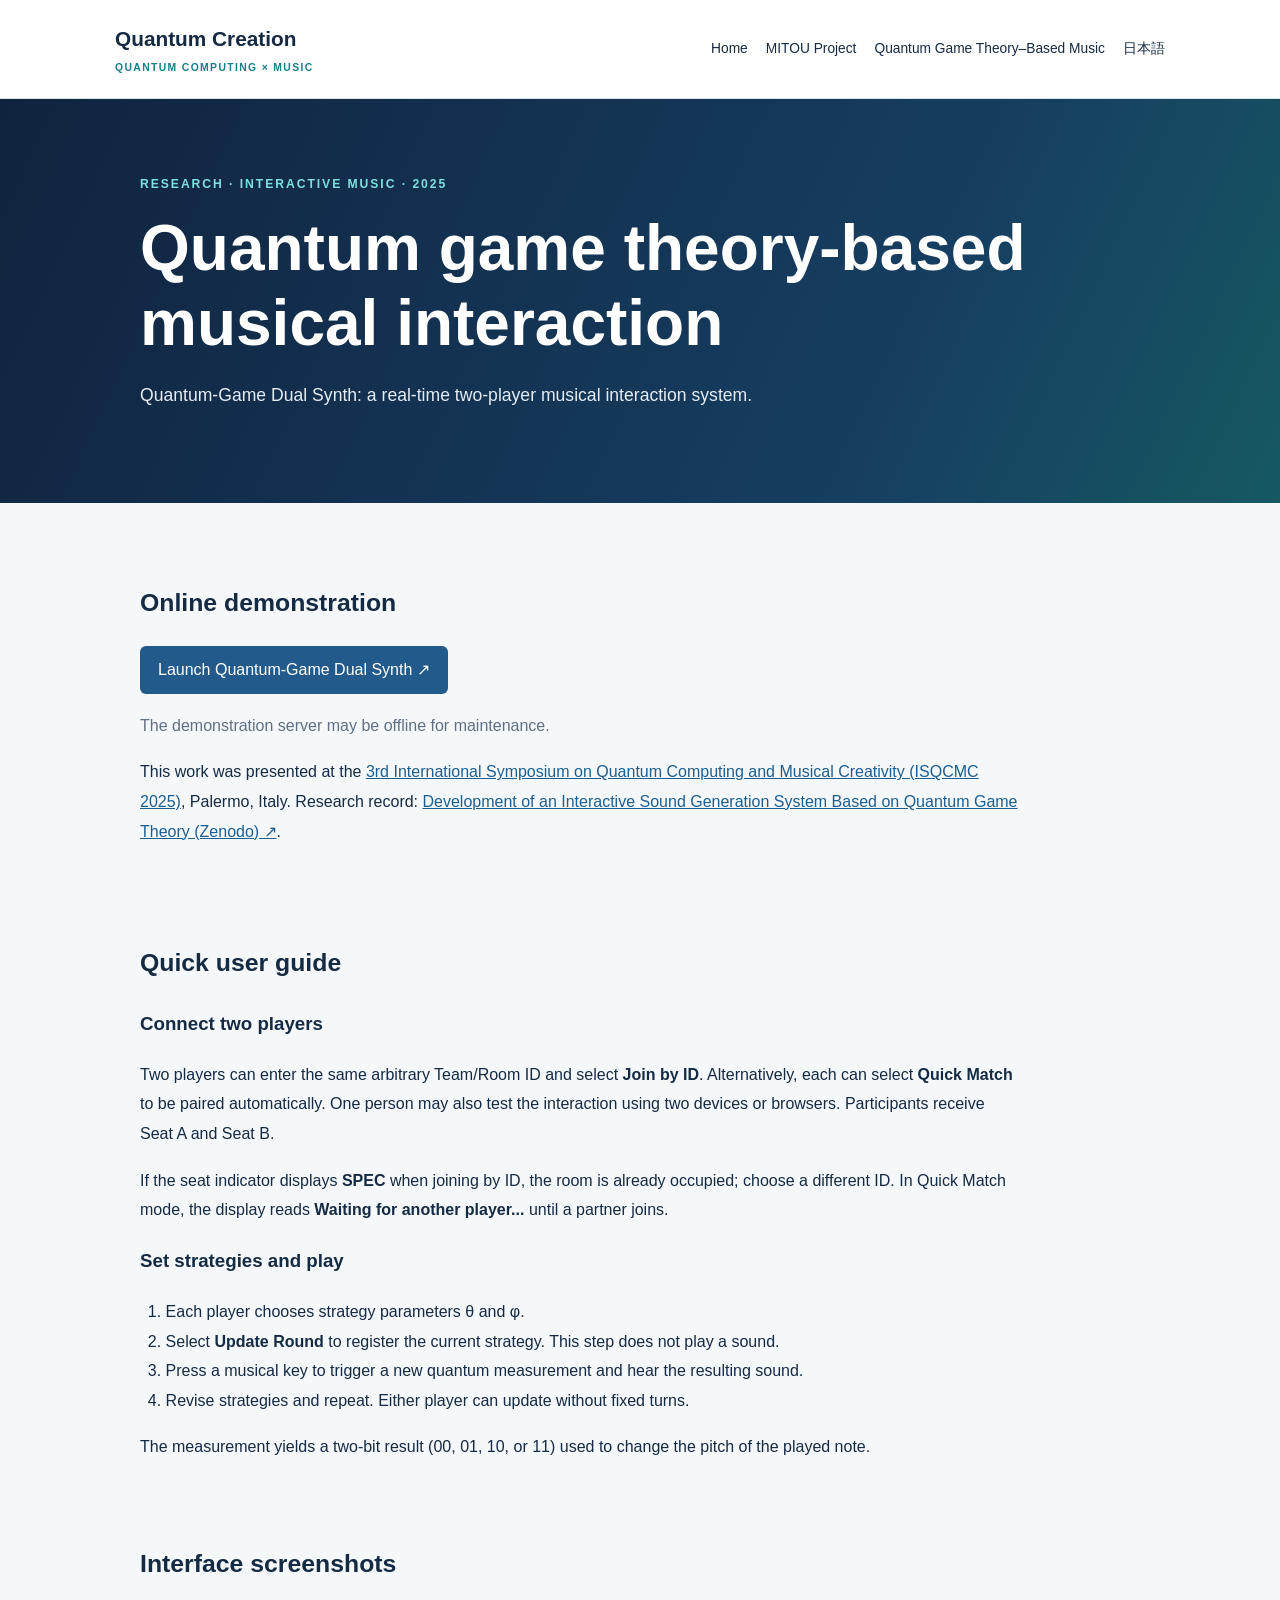
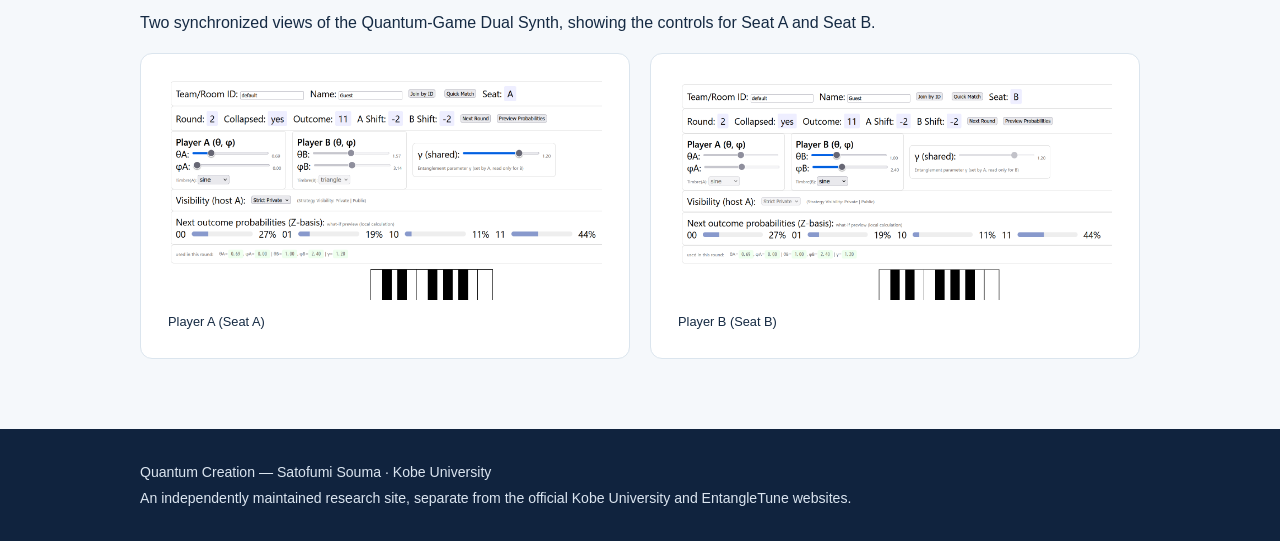
<file: research/quantum-game/index.html>
<!DOCTYPE html><html lang="en"><head><meta charset="UTF-8"><meta name="viewport" content="width=device-width,initial-scale=1"><meta name="description" content="A real-time two-player music system based on quantum game theory, presented at ISQCMC 2025"><title>Quantum game theory-based musical interaction | Quantum Creation</title><link rel="stylesheet" href="/styles.css"></head><body><header><div class="container bar"><a class="brand" href="/">Quantum Creation<small>Quantum Computing × Music</small></a><nav aria-label="Main navigation"><a href="/">Home</a><a href="/research/mitou/">MITOU Project</a><a href="/research/quantum-game/">Quantum Game Theory–Based Music</a><a href="/ja/research/quantum-game/">日本語</a></nav></div></header><div class="hero"><div class="container"><div class="eyebrow">Research · Interactive music · 2025</div><h1>Quantum game theory-based musical interaction</h1><p>Quantum-Game Dual Synth: a real-time two-player musical interaction system.</p></div></div><main class="container"><section class="section article"><h2>Online demonstration</h2><p><a class="button" href="https://qgame.quantum-creation.jp/">Launch Quantum-Game Dual Synth ↗</a></p><p class="subtle">The demonstration server may be offline for maintenance.</p><p>This work was presented at the <a href="https://2025.isqcmc.org/">3rd International Symposium on Quantum Computing and Musical Creativity (ISQCMC 2025)</a>, Palermo, Italy. Research record: <a href="https://doi.org/10.5281/zenodo.18203887">Development of an Interactive Sound Generation System Based on Quantum Game Theory (Zenodo) ↗</a>.</p></section><section class="section article"><h2>Quick user guide</h2><h3>Connect two players</h3><p>Two players can enter the same arbitrary Team/Room ID and select <strong>Join by ID</strong>. Alternatively, each can select <strong>Quick Match</strong> to be paired automatically. One person may also test the interaction using two devices or browsers. Participants receive Seat A and Seat B.</p><p>If the seat indicator displays <strong>SPEC</strong> when joining by ID, the room is already occupied; choose a different ID. In Quick Match mode, the display reads <strong>Waiting for another player...</strong> until a partner joins.</p><h3>Set strategies and play</h3><ol><li>Each player chooses strategy parameters θ and φ.</li><li>Select <strong>Update Round</strong> to register the current strategy. This step does not play a sound.</li><li>Press a musical key to trigger a new quantum measurement and hear the resulting sound.</li><li>Revise strategies and repeat. Either player can update without fixed turns.</li></ol><p>The measurement yields a two-bit result (00, 01, 10, or 11) used to change the pitch of the played note.</p></section><section class="section"><h2>Interface screenshots</h2><p>Two synchronized views of the Quantum-Game Dual Synth, showing the controls for Seat A and Seat B.</p><div class="grid"><figure class="card"><img class="research-image" src="/assets/images/original-site/home/01_quantum-game-synth-example-1.png" alt="Quantum-Game Dual Synth interface for player A, showing strategy controls and outcome probabilities" loading="lazy"><figcaption>Player A (Seat A)</figcaption></figure><figure class="card"><img class="research-image" src="/assets/images/original-site/home/02_quantum-game-synth-example-2.png" alt="Quantum-Game Dual Synth interface for player B, showing strategy controls and outcome probabilities" loading="lazy"><figcaption>Player B (Seat B)</figcaption></figure></div></section></main><footer class="footer"><div class="container">Quantum Creation — Satofumi Souma · Kobe University<br>An independently maintained research site, separate from the official Kobe University and EntangleTune websites.</div></footer></body></html>
</file>
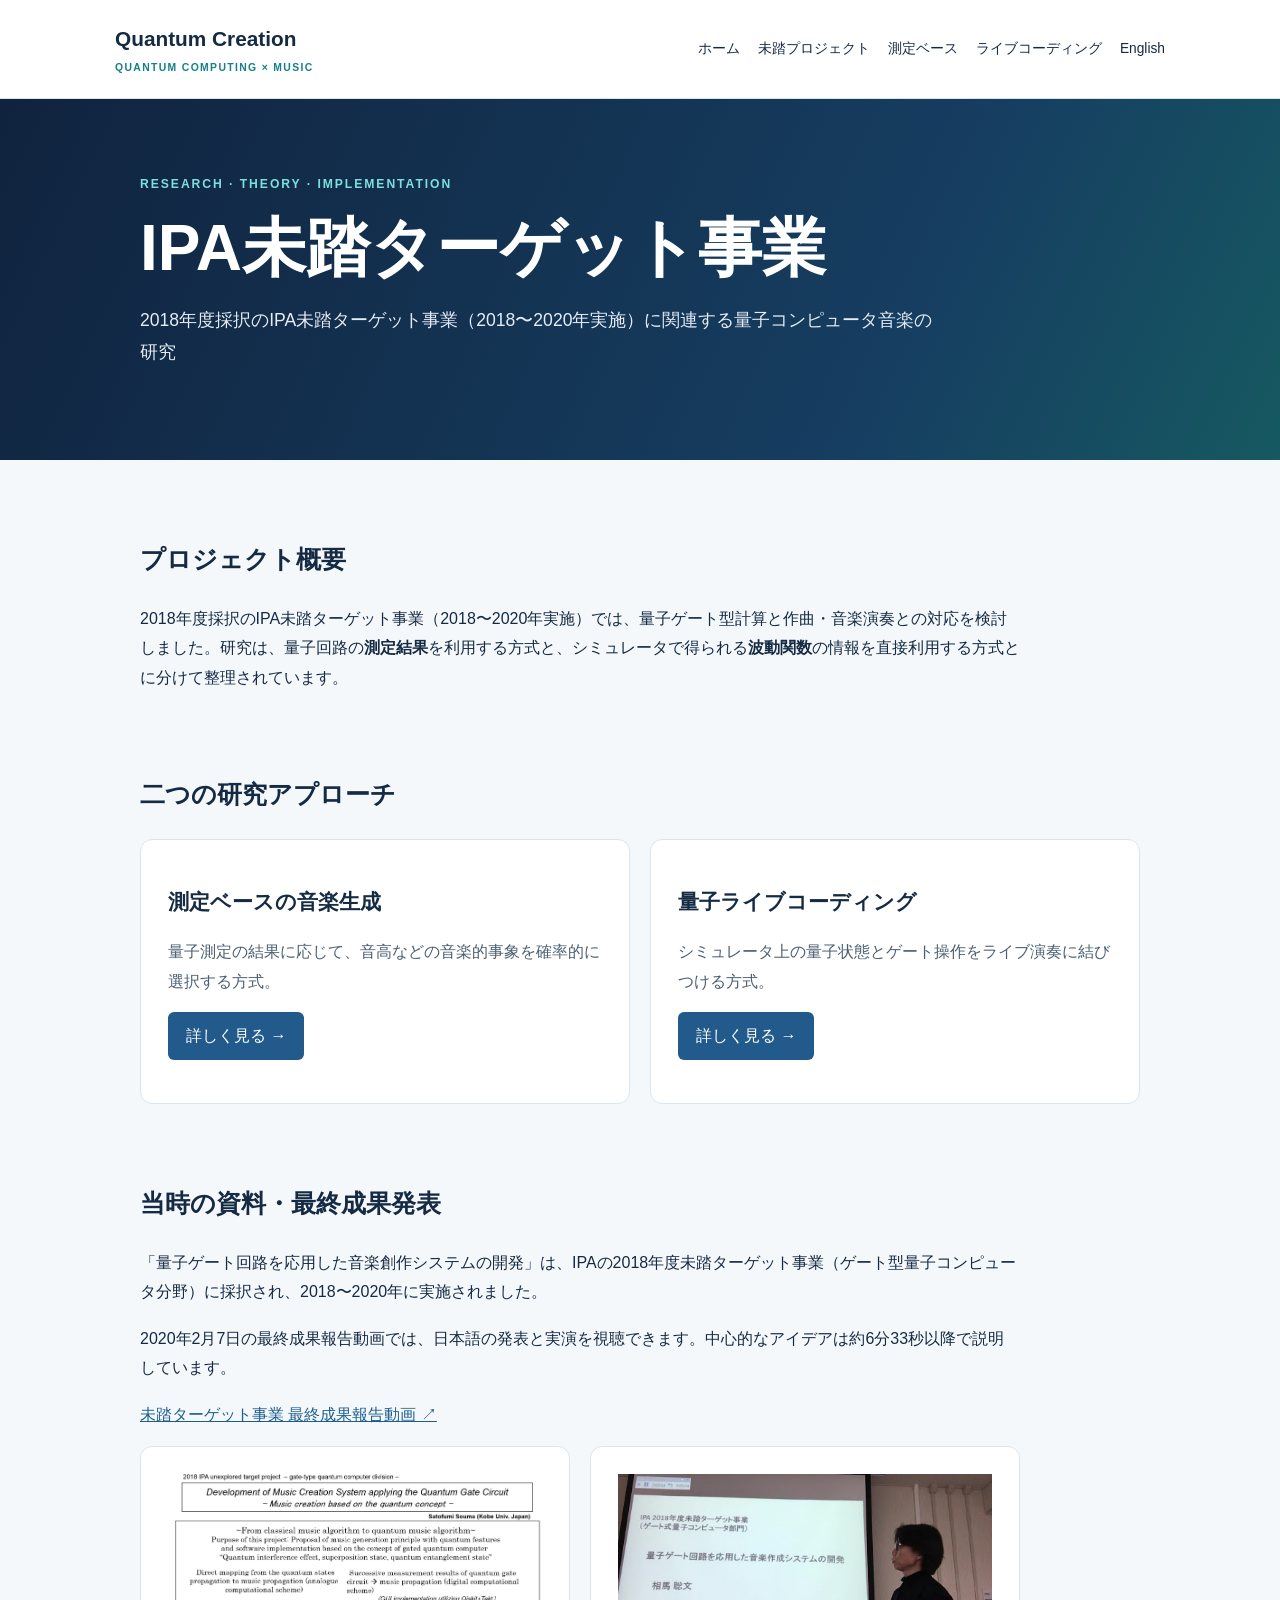
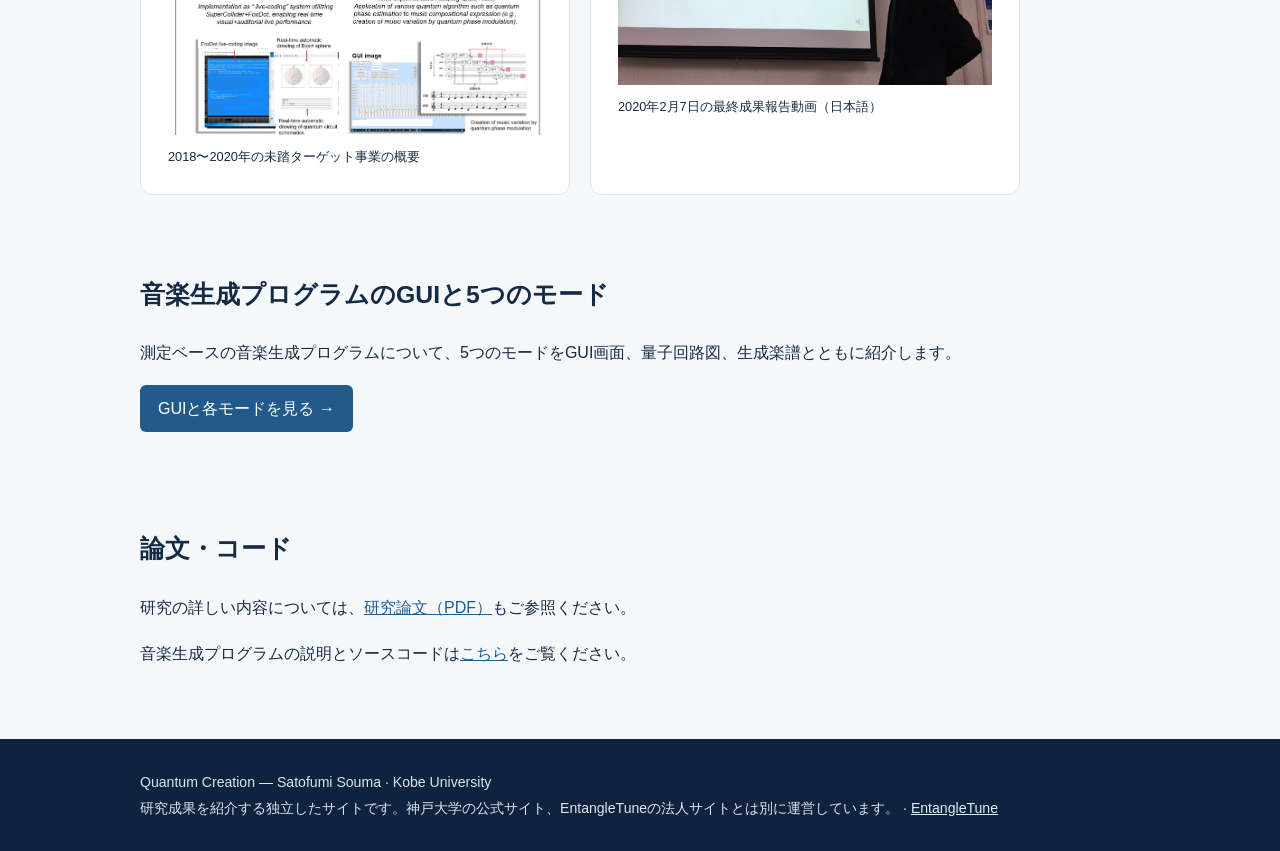
<file: ja/research/mitou/index.html>
<!DOCTYPE html><html lang="ja"><head><meta charset="UTF-8"><meta name="viewport" content="width=device-width,initial-scale=1"><meta name="description" content="2018年度採択のIPA未踏ターゲット事業（2018〜2020年実施）に関連する量子コンピュータ音楽の研究"><title>IPA未踏ターゲット事業 | Quantum Creation</title><link rel="stylesheet" href="/styles.css"></head><body><header><div class="container bar"><a class="brand" href="/ja/">Quantum Creation<small>Quantum Computing × Music</small></a><nav aria-label="Main navigation"><a href="/ja/">ホーム</a><a href="/ja/research/mitou/">未踏プロジェクト</a><a href="/ja/research/mitou/measurement/">測定ベース</a><a href="/ja/research/mitou/live-coding/">ライブコーディング</a><a href="/research/mitou/">English</a></nav></div></header><div class="hero"><div class="container"><div class="eyebrow">Research · Theory · Implementation</div><h1>IPA未踏ターゲット事業</h1><p>2018年度採択のIPA未踏ターゲット事業（2018〜2020年実施）に関連する量子コンピュータ音楽の研究</p></div></div><main class="container"><section class="section article"><h2>プロジェクト概要</h2><p>2018年度採択のIPA未踏ターゲット事業（2018〜2020年実施）では、量子ゲート型計算と作曲・音楽演奏との対応を検討しました。研究は、量子回路の<strong>測定結果</strong>を利用する方式と、シミュレータで得られる<strong>波動関数</strong>の情報を直接利用する方式とに分けて整理されています。</p></section><section class="section"><h2>二つの研究アプローチ</h2><div class="grid"><article class="card"><h3>測定ベースの音楽生成</h3><p>量子測定の結果に応じて、音高などの音楽的事象を確率的に選択する方式。</p><p><a class="button" href="/ja/research/mitou/measurement/">詳しく見る →</a></p></article><article class="card"><h3>量子ライブコーディング</h3><p>シミュレータ上の量子状態とゲート操作をライブ演奏に結びつける方式。</p><p><a class="button" href="/ja/research/mitou/live-coding/">詳しく見る →</a></p></article></div></section><section class="section article"><h2>当時の資料・最終成果発表</h2><p>「量子ゲート回路を応用した音楽創作システムの開発」は、IPAの2018年度未踏ターゲット事業（ゲート型量子コンピュータ分野）に採択され、2018〜2020年に実施されました。</p><p>2020年2月7日の最終成果報告動画では、日本語の発表と実演を視聴できます。中心的なアイデアは約6分33秒以降で説明しています。</p><p><a href="https://www.dropbox.com/s/yt7y2e25o2nkg5i/IPA_unexplored_target_project_Satofumi_Souma.MOV?dl=0">未踏ターゲット事業 最終成果報告動画 ↗</a></p><div class="grid"><figure class="card"><img class="research-image" src="/assets/images/original-site/home/04_mitou-project-summary.jpg" alt="IPA未踏ターゲット事業の概要図" loading="lazy"><figcaption>2018〜2020年の未踏ターゲット事業の概要</figcaption></figure><figure class="card"><a href="https://www.dropbox.com/s/yt7y2e25o2nkg5i/IPA_unexplored_target_project_Satofumi_Souma.MOV?dl=0"><img class="research-image" src="/assets/images/original-site/home/05_ipa-presentation-video-thumbnail.jpg" alt="IPA未踏ターゲット事業最終成果報告動画のサムネイル" loading="lazy"></a><figcaption>2020年2月7日の最終成果報告動画（日本語）</figcaption></figure></div></section><section class="section article"><h2>音楽生成プログラムのGUIと5つのモード</h2><p>測定ベースの音楽生成プログラムについて、5つのモードをGUI画面、量子回路図、生成楽譜とともに紹介します。</p><p><a class="button" href="/ja/code/">GUIと各モードを見る →</a></p></section><section class="section article"><h2>論文・コード</h2><p>研究の詳しい内容については、<a href="https://www.research.kobe-u.ac.jp/eng-nanoelectronics/files/Souma2022_QCmusic_AAM.pdf">研究論文（PDF）</a>もご参照ください。</p><p>音楽生成プログラムの説明とソースコードは<a href="/ja/code/">こちら</a>をご覧ください。</p></section></main><footer class="footer"><div class="container">Quantum Creation — Satofumi Souma · Kobe University<br>研究成果を紹介する独立したサイトです。神戸大学の公式サイト、EntangleTuneの法人サイトとは別に運営しています。 · <a href="https://www.entangletune.jp/">EntangleTune</a></div></footer></body></html>
</file>
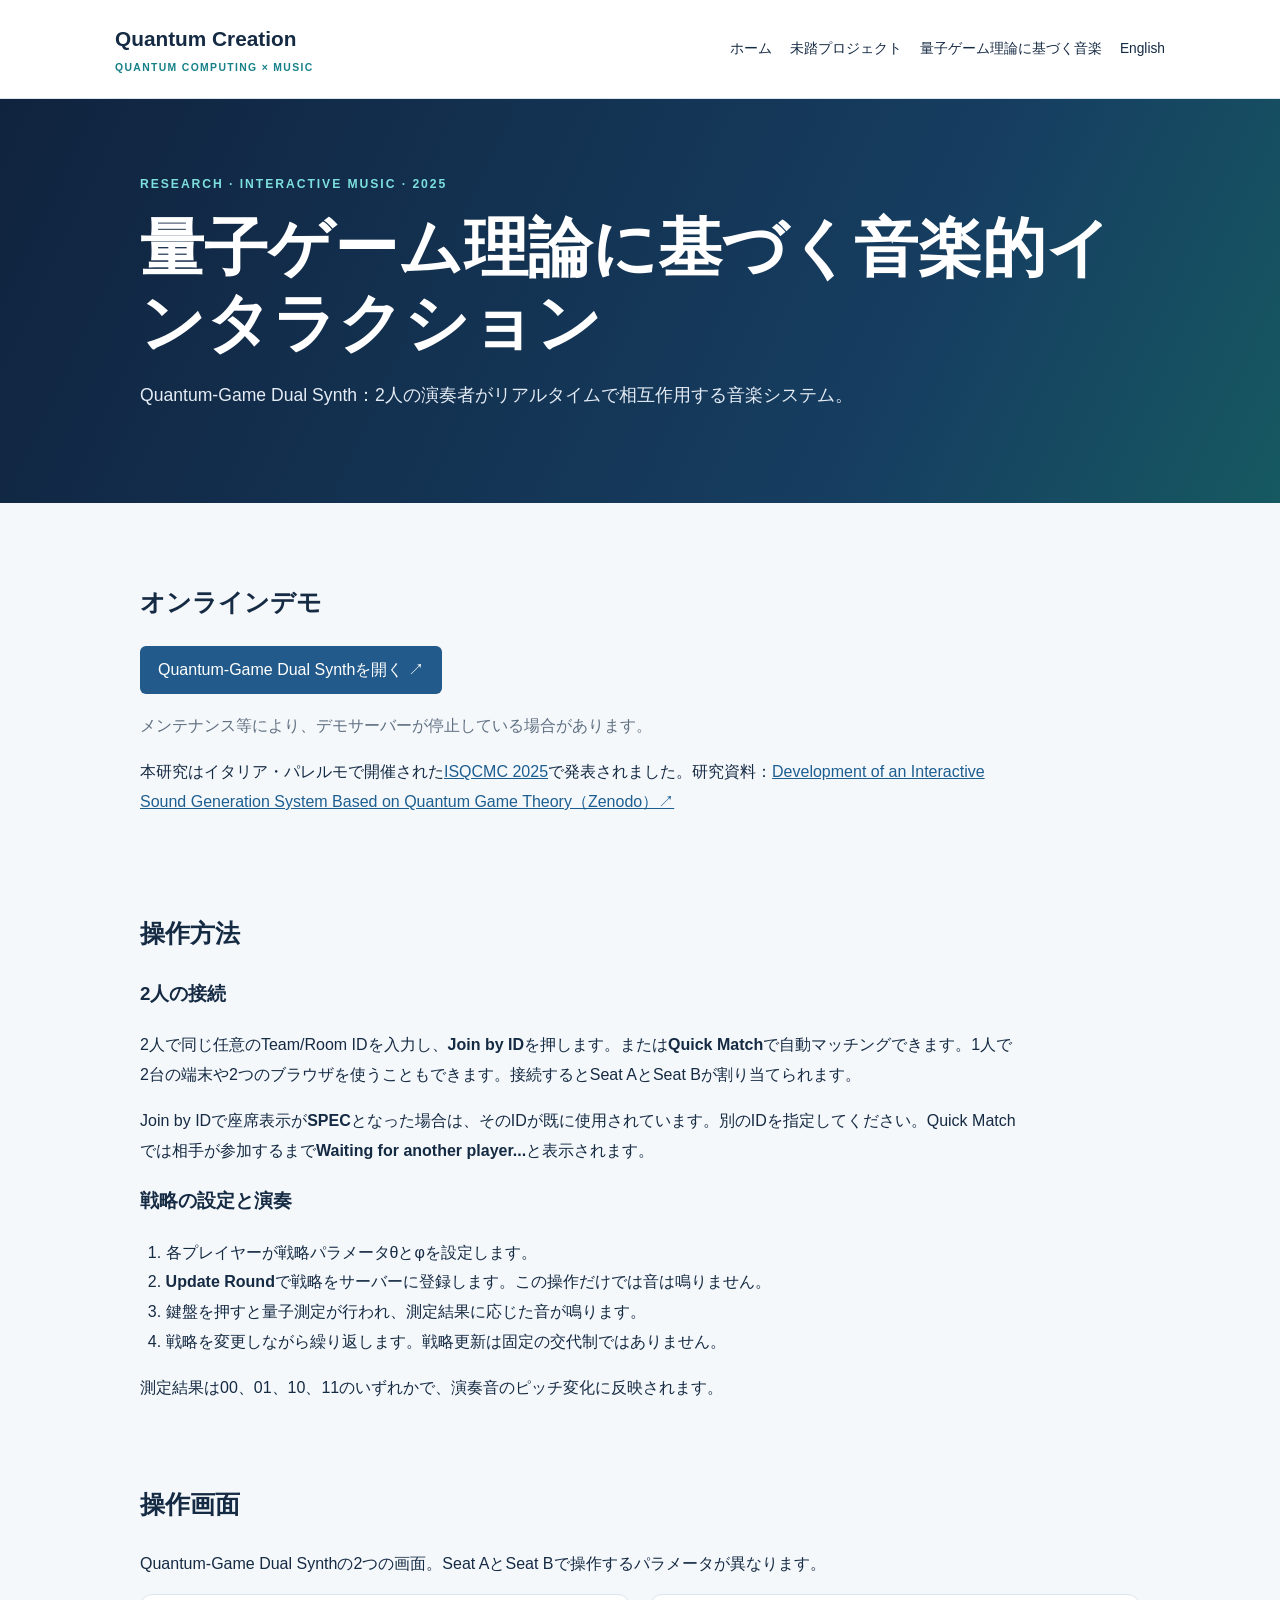
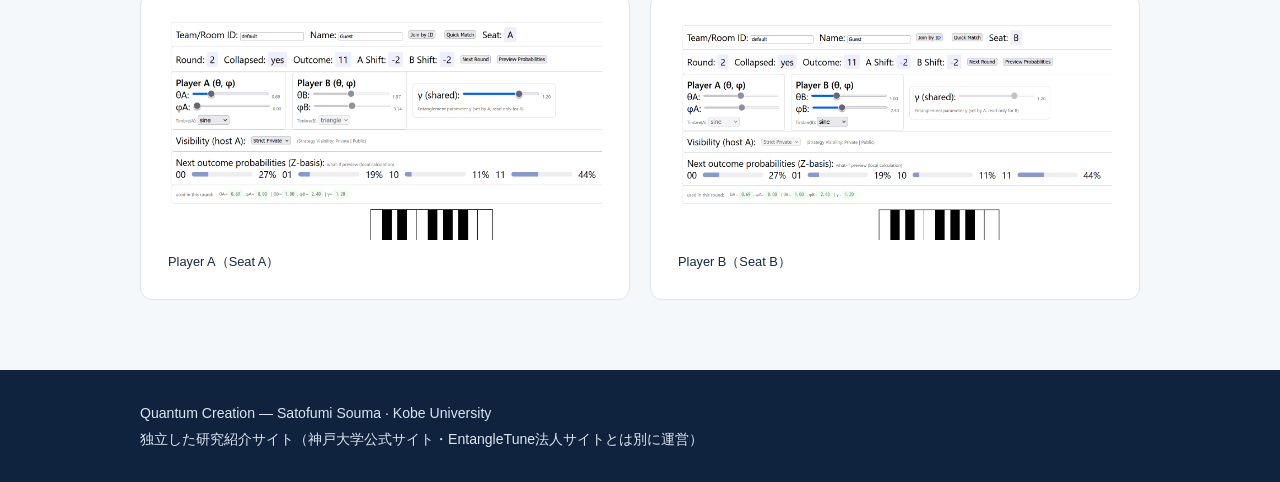
<file: ja/research/quantum-game/index.html>
<!DOCTYPE html><html lang="ja"><head><meta charset="UTF-8"><meta name="viewport" content="width=device-width,initial-scale=1"><meta name="description" content="2025年ISQCMC発表の量子ゲーム理論に基づく音楽システム"><title>量子ゲーム理論に基づく音楽的インタラクション | Quantum Creation</title><link rel="stylesheet" href="/styles.css"></head><body><header><div class="container bar"><a class="brand" href="/ja/">Quantum Creation<small>Quantum Computing × Music</small></a><nav aria-label="Main navigation"><a href="/ja/">ホーム</a><a href="/ja/research/mitou/">未踏プロジェクト</a><a href="/ja/research/quantum-game/">量子ゲーム理論に基づく音楽</a><a href="/research/quantum-game/">English</a></nav></div></header><div class="hero"><div class="container"><div class="eyebrow">Research · Interactive music · 2025</div><h1>量子ゲーム理論に基づく音楽的インタラクション</h1><p>Quantum-Game Dual Synth：2人の演奏者がリアルタイムで相互作用する音楽システム。</p></div></div><main class="container"><section class="section article"><h2>オンラインデモ</h2><p><a class="button" href="https://qgame.quantum-creation.jp/">Quantum-Game Dual Synthを開く ↗</a></p><p class="subtle">メンテナンス等により、デモサーバーが停止している場合があります。</p><p>本研究はイタリア・パレルモで開催された<a href="https://2025.isqcmc.org/">ISQCMC 2025</a>で発表されました。研究資料：<a href="https://doi.org/10.5281/zenodo.18203887">Development of an Interactive Sound Generation System Based on Quantum Game Theory（Zenodo）↗</a></p></section><section class="section article"><h2>操作方法</h2><h3>2人の接続</h3><p>2人で同じ任意のTeam/Room IDを入力し、<strong>Join by ID</strong>を押します。または<strong>Quick Match</strong>で自動マッチングできます。1人で2台の端末や2つのブラウザを使うこともできます。接続するとSeat AとSeat Bが割り当てられます。</p><p>Join by IDで座席表示が<strong>SPEC</strong>となった場合は、そのIDが既に使用されています。別のIDを指定してください。Quick Matchでは相手が参加するまで<strong>Waiting for another player...</strong>と表示されます。</p><h3>戦略の設定と演奏</h3><ol><li>各プレイヤーが戦略パラメータθとφを設定します。</li><li><strong>Update Round</strong>で戦略をサーバーに登録します。この操作だけでは音は鳴りません。</li><li>鍵盤を押すと量子測定が行われ、測定結果に応じた音が鳴ります。</li><li>戦略を変更しながら繰り返します。戦略更新は固定の交代制ではありません。</li></ol><p>測定結果は00、01、10、11のいずれかで、演奏音のピッチ変化に反映されます。</p></section><section class="section"><h2>操作画面</h2><p>Quantum-Game Dual Synthの2つの画面。Seat AとSeat Bで操作するパラメータが異なります。</p><div class="grid"><figure class="card"><img class="research-image" src="/assets/images/original-site/home/01_quantum-game-synth-example-1.png" alt="プレイヤーAの操作画面と測定確率分布" loading="lazy"><figcaption>Player A（Seat A）</figcaption></figure><figure class="card"><img class="research-image" src="/assets/images/original-site/home/02_quantum-game-synth-example-2.png" alt="プレイヤーBの操作画面と測定確率分布" loading="lazy"><figcaption>Player B（Seat B）</figcaption></figure></div></section></main><footer class="footer"><div class="container">Quantum Creation — Satofumi Souma · Kobe University<br>独立した研究紹介サイト（神戸大学公式サイト・EntangleTune法人サイトとは別に運営）</div></footer></body></html>
</file>
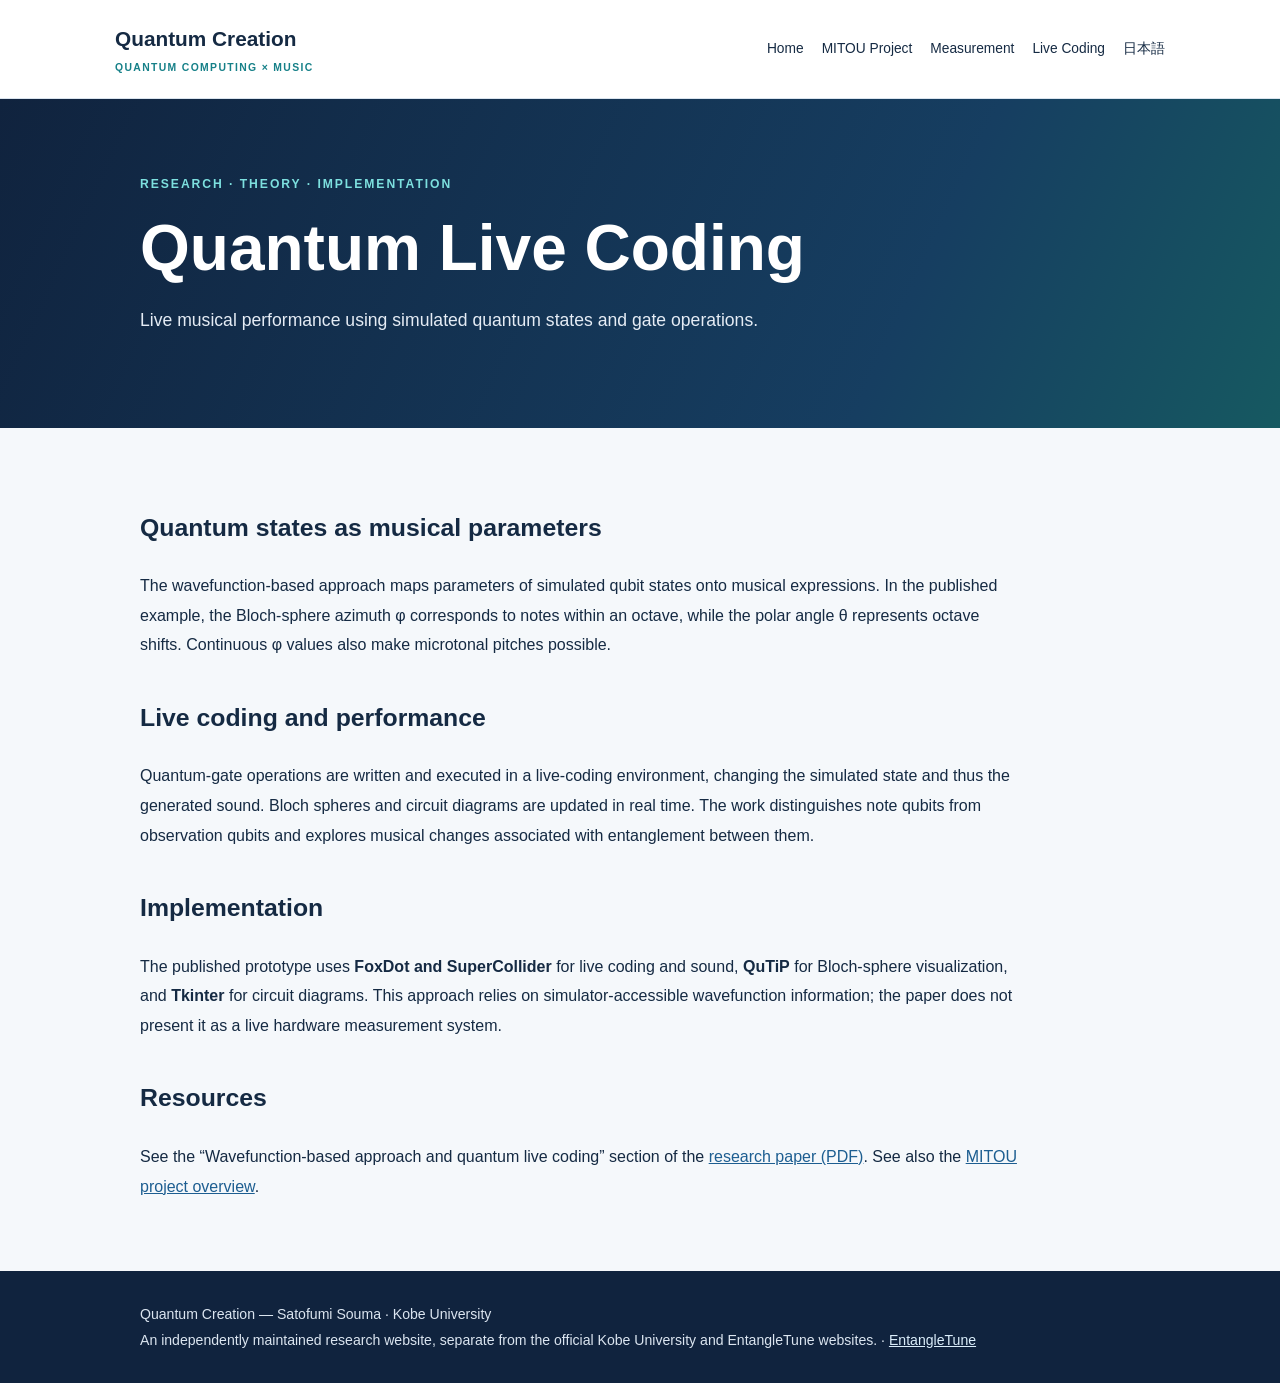
<file: research/mitou/live-coding/index.html>
<!DOCTYPE html><html lang="en"><head><meta charset="UTF-8"><meta name="viewport" content="width=device-width,initial-scale=1"><meta name="description" content="Live musical performance using simulated quantum states and gate operations."><title>Quantum Live Coding | Quantum Creation</title><link rel="stylesheet" href="/styles.css"></head><body><header><div class="container bar"><a class="brand" href="/">Quantum Creation<small>Quantum Computing × Music</small></a><nav aria-label="Main navigation"><a href="/">Home</a><a href="/research/mitou/">MITOU Project</a><a href="/research/mitou/measurement/">Measurement</a><a href="/research/mitou/live-coding/">Live Coding</a><a href="/ja/research/mitou/live-coding/">日本語</a></nav></div></header><div class="hero"><div class="container"><div class="eyebrow">Research · Theory · Implementation</div><h1>Quantum Live Coding</h1><p>Live musical performance using simulated quantum states and gate operations.</p></div></div><main class="container"><section class="section article"><h2>Quantum states as musical parameters</h2><p>The wavefunction-based approach maps parameters of simulated qubit states onto musical expressions. In the published example, the Bloch-sphere azimuth φ corresponds to notes within an octave, while the polar angle θ represents octave shifts. Continuous φ values also make microtonal pitches possible.</p><h2>Live coding and performance</h2><p>Quantum-gate operations are written and executed in a live-coding environment, changing the simulated state and thus the generated sound. Bloch spheres and circuit diagrams are updated in real time. The work distinguishes note qubits from observation qubits and explores musical changes associated with entanglement between them.</p><h2>Implementation</h2><p>The published prototype uses <strong>FoxDot and SuperCollider</strong> for live coding and sound, <strong>QuTiP</strong> for Bloch-sphere visualization, and <strong>Tkinter</strong> for circuit diagrams. This approach relies on simulator-accessible wavefunction information; the paper does not present it as a live hardware measurement system.</p><h2>Resources</h2><p>See the “Wavefunction-based approach and quantum live coding” section of the <a href="https://www.research.kobe-u.ac.jp/eng-nanoelectronics/files/Souma2022_QCmusic_AAM.pdf">research paper (PDF)</a>. See also the <a href="/research/mitou/">MITOU project overview</a>.</p></section></main><footer class="footer"><div class="container">Quantum Creation — Satofumi Souma · Kobe University<br>An independently maintained research website, separate from the official Kobe University and EntangleTune websites. · <a href="https://www.entangletune.jp/">EntangleTune</a></div></footer></body></html>
</file>
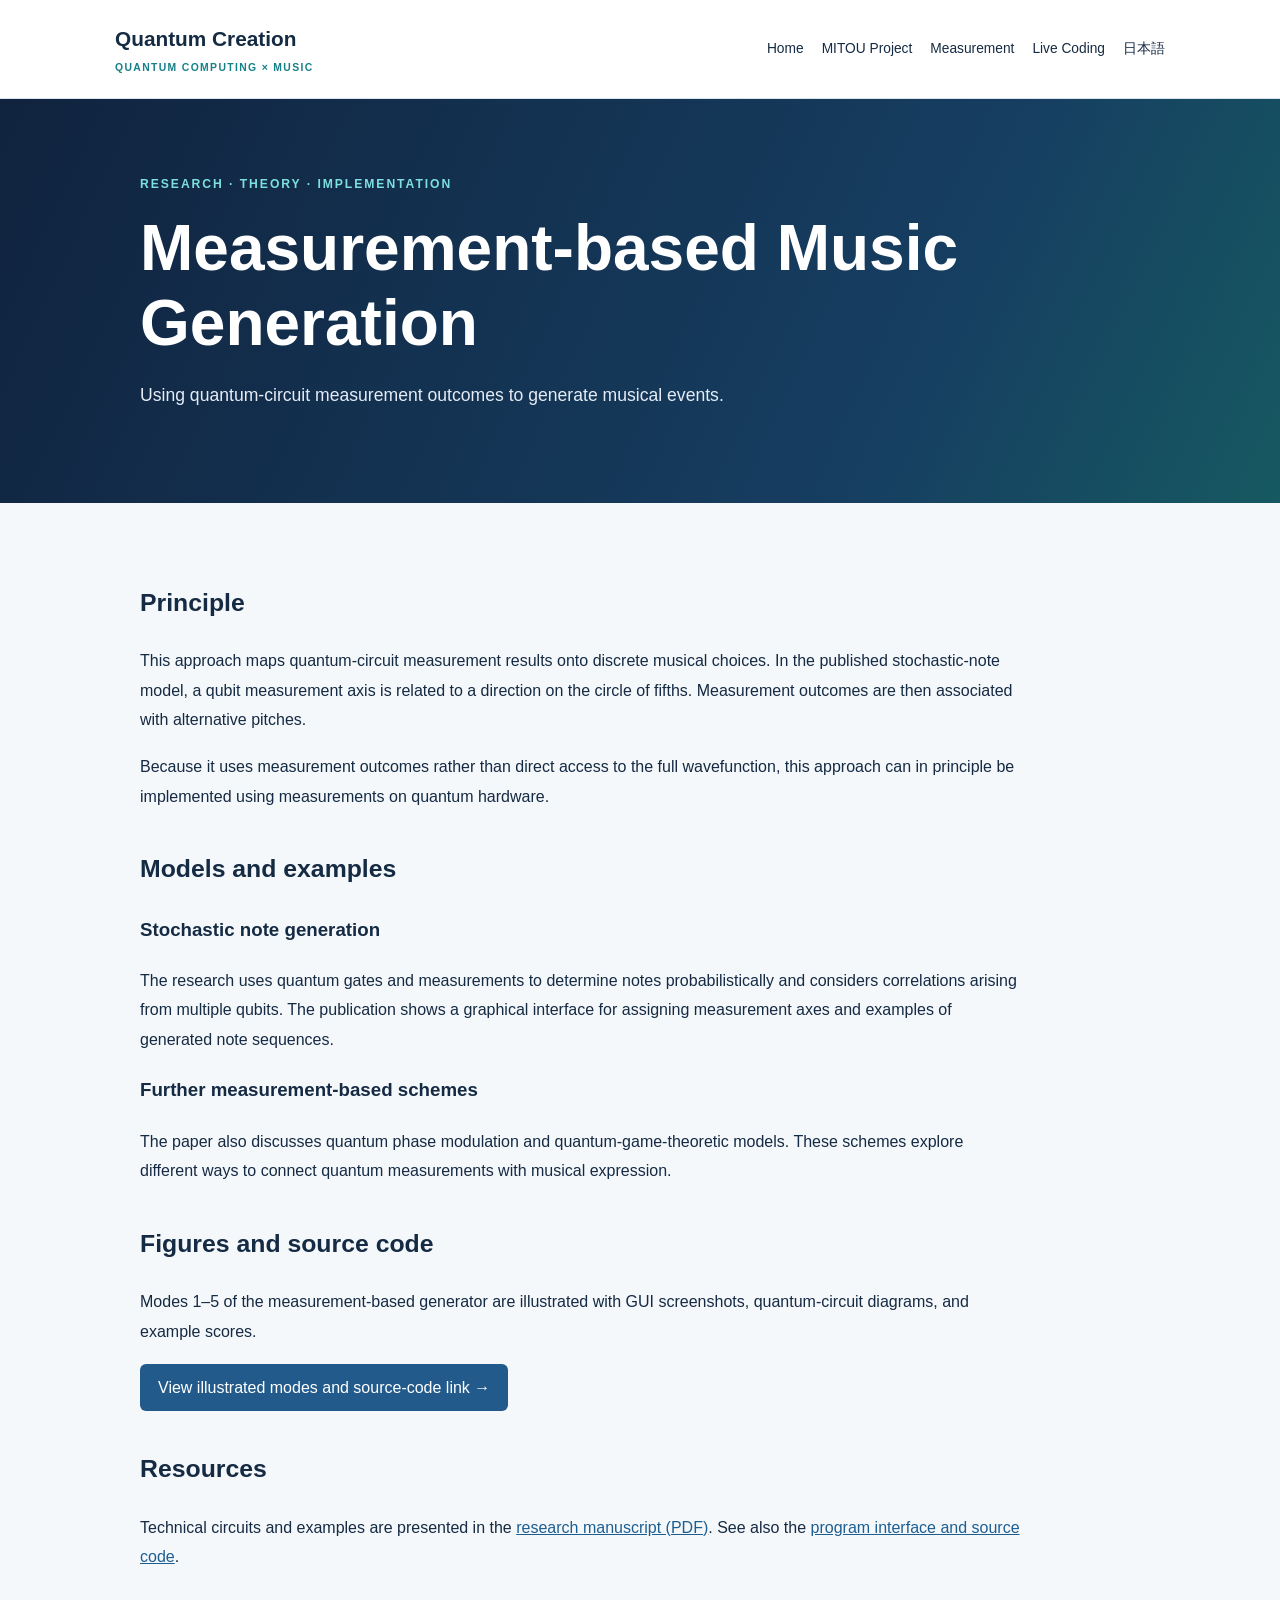
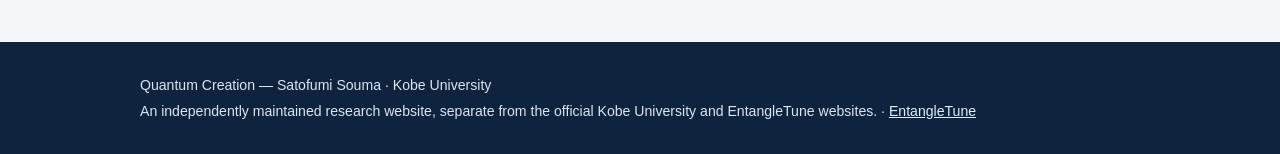
<file: research/mitou/measurement/index.html>
<!DOCTYPE html><html lang="en"><head><meta charset="UTF-8"><meta name="viewport" content="width=device-width,initial-scale=1"><meta name="description" content="Using quantum-circuit measurement outcomes to generate musical events."><title>Measurement-based Music Generation | Quantum Creation</title><link rel="stylesheet" href="/styles.css"></head><body><header><div class="container bar"><a class="brand" href="/">Quantum Creation<small>Quantum Computing × Music</small></a><nav aria-label="Main navigation"><a href="/">Home</a><a href="/research/mitou/">MITOU Project</a><a href="/research/mitou/measurement/">Measurement</a><a href="/research/mitou/live-coding/">Live Coding</a><a href="/ja/research/mitou/measurement/">日本語</a></nav></div></header><div class="hero"><div class="container"><div class="eyebrow">Research · Theory · Implementation</div><h1>Measurement-based Music Generation</h1><p>Using quantum-circuit measurement outcomes to generate musical events.</p></div></div><main class="container"><section class="section article"><h2>Principle</h2><p>This approach maps quantum-circuit measurement results onto discrete musical choices. In the published stochastic-note model, a qubit measurement axis is related to a direction on the circle of fifths. Measurement outcomes are then associated with alternative pitches.</p><p>Because it uses measurement outcomes rather than direct access to the full wavefunction, this approach can in principle be implemented using measurements on quantum hardware.</p><h2>Models and examples</h2><h3>Stochastic note generation</h3><p>The research uses quantum gates and measurements to determine notes probabilistically and considers correlations arising from multiple qubits. The publication shows a graphical interface for assigning measurement axes and examples of generated note sequences.</p><h3>Further measurement-based schemes</h3><p>The paper also discusses quantum phase modulation and quantum-game-theoretic models. These schemes explore different ways to connect quantum measurements with musical expression.</p><h2>Figures and source code</h2><p>Modes 1–5 of the measurement-based generator are illustrated with GUI screenshots, quantum-circuit diagrams, and example scores.</p><p><a class="button" href="/code/">View illustrated modes and source-code link →</a></p><h2>Resources</h2><p>Technical circuits and examples are presented in the <a href="https://www.research.kobe-u.ac.jp/eng-nanoelectronics/files/Souma2022_QCmusic_AAM.pdf">research manuscript (PDF)</a>. See also the <a href="/code/">program interface and source code</a>.</p></section></main><footer class="footer"><div class="container">Quantum Creation — Satofumi Souma · Kobe University<br>An independently maintained research website, separate from the official Kobe University and EntangleTune websites. · <a href="https://www.entangletune.jp/">EntangleTune</a></div></footer></body></html>
</file>
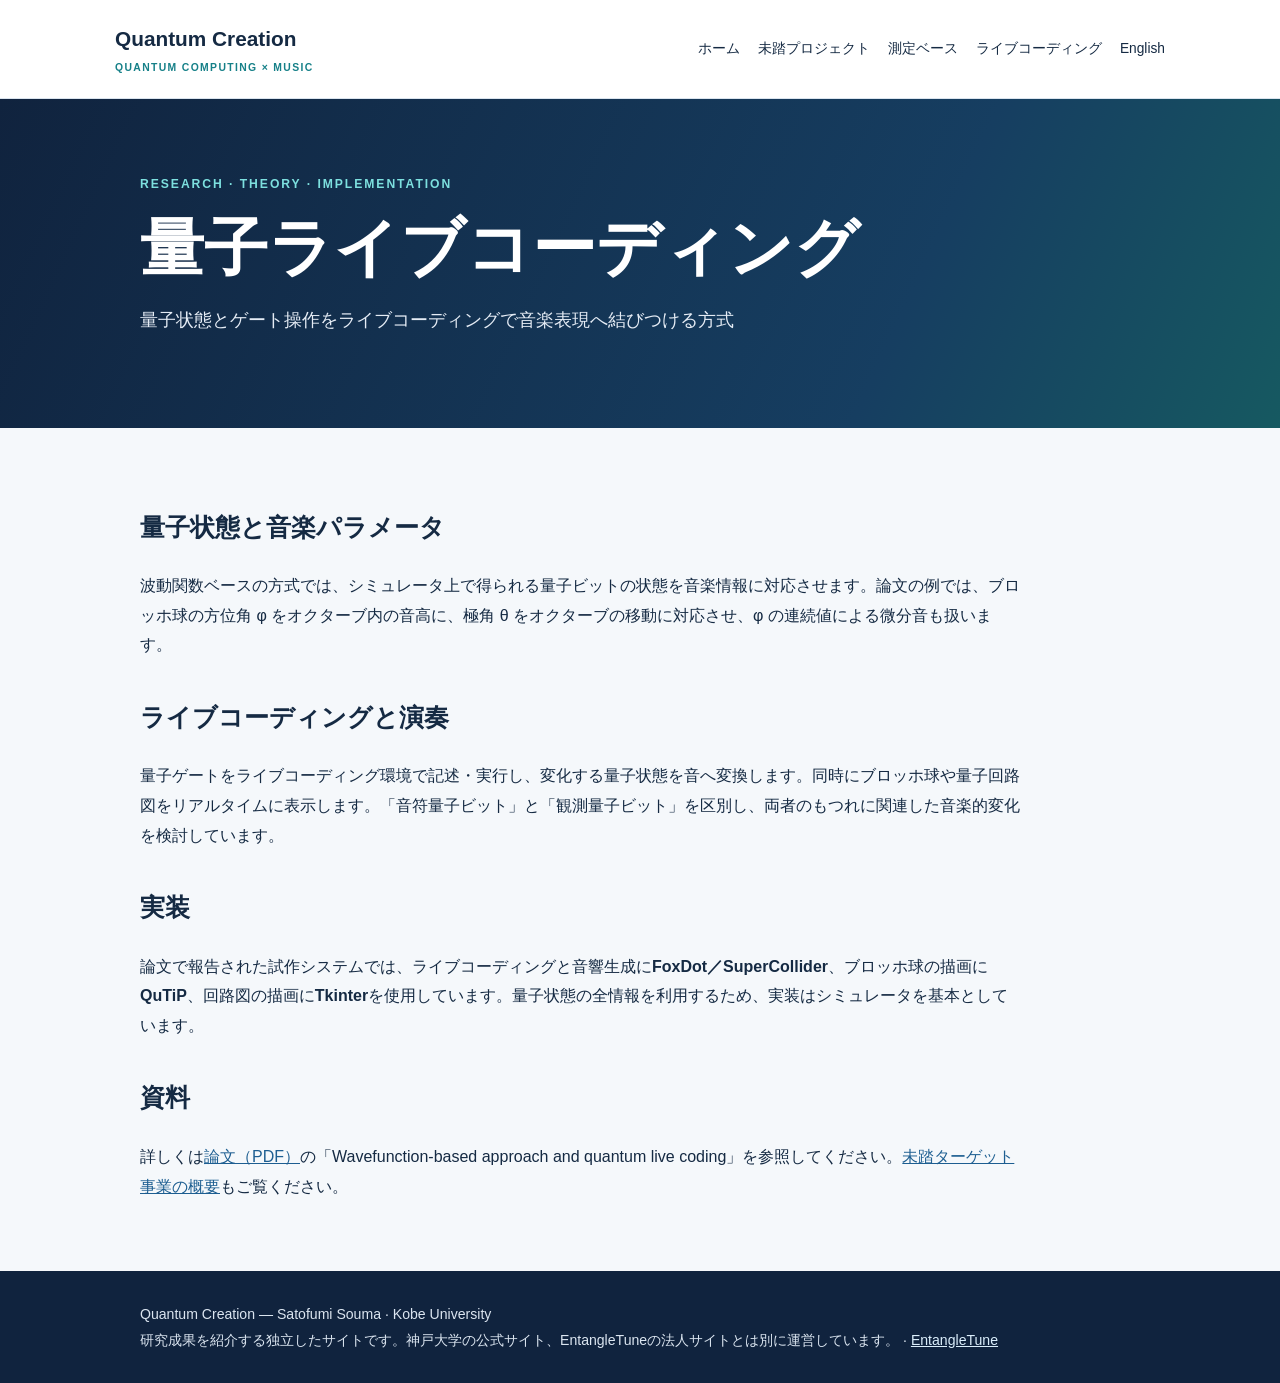
<file: ja/research/mitou/live-coding/index.html>
<!DOCTYPE html><html lang="ja"><head><meta charset="UTF-8"><meta name="viewport" content="width=device-width,initial-scale=1"><meta name="description" content="量子状態とゲート操作をライブコーディングで音楽表現へ結びつける方式"><title>量子ライブコーディング | Quantum Creation</title><link rel="stylesheet" href="/styles.css"></head><body><header><div class="container bar"><a class="brand" href="/ja/">Quantum Creation<small>Quantum Computing × Music</small></a><nav aria-label="Main navigation"><a href="/ja/">ホーム</a><a href="/ja/research/mitou/">未踏プロジェクト</a><a href="/ja/research/mitou/measurement/">測定ベース</a><a href="/ja/research/mitou/live-coding/">ライブコーディング</a><a href="/research/mitou/live-coding/">English</a></nav></div></header><div class="hero"><div class="container"><div class="eyebrow">Research · Theory · Implementation</div><h1>量子ライブコーディング</h1><p>量子状態とゲート操作をライブコーディングで音楽表現へ結びつける方式</p></div></div><main class="container"><section class="section article"><h2>量子状態と音楽パラメータ</h2><p>波動関数ベースの方式では、シミュレータ上で得られる量子ビットの状態を音楽情報に対応させます。論文の例では、ブロッホ球の方位角 φ をオクターブ内の音高に、極角 θ をオクターブの移動に対応させ、φ の連続値による微分音も扱います。</p><h2>ライブコーディングと演奏</h2><p>量子ゲートをライブコーディング環境で記述・実行し、変化する量子状態を音へ変換します。同時にブロッホ球や量子回路図をリアルタイムに表示します。「音符量子ビット」と「観測量子ビット」を区別し、両者のもつれに関連した音楽的変化を検討しています。</p><h2>実装</h2><p>論文で報告された試作システムでは、ライブコーディングと音響生成に<strong>FoxDot／SuperCollider</strong>、ブロッホ球の描画に<strong>QuTiP</strong>、回路図の描画に<strong>Tkinter</strong>を使用しています。量子状態の全情報を利用するため、実装はシミュレータを基本としています。</p><h2>資料</h2><p>詳しくは<a href="https://www.research.kobe-u.ac.jp/eng-nanoelectronics/files/Souma2022_QCmusic_AAM.pdf">論文（PDF）</a>の「Wavefunction-based approach and quantum live coding」を参照してください。<a href="/ja/research/mitou/">未踏ターゲット事業の概要</a>もご覧ください。</p></section></main><footer class="footer"><div class="container">Quantum Creation — Satofumi Souma · Kobe University<br>研究成果を紹介する独立したサイトです。神戸大学の公式サイト、EntangleTuneの法人サイトとは別に運営しています。 · <a href="https://www.entangletune.jp/">EntangleTune</a></div></footer></body></html>
</file>
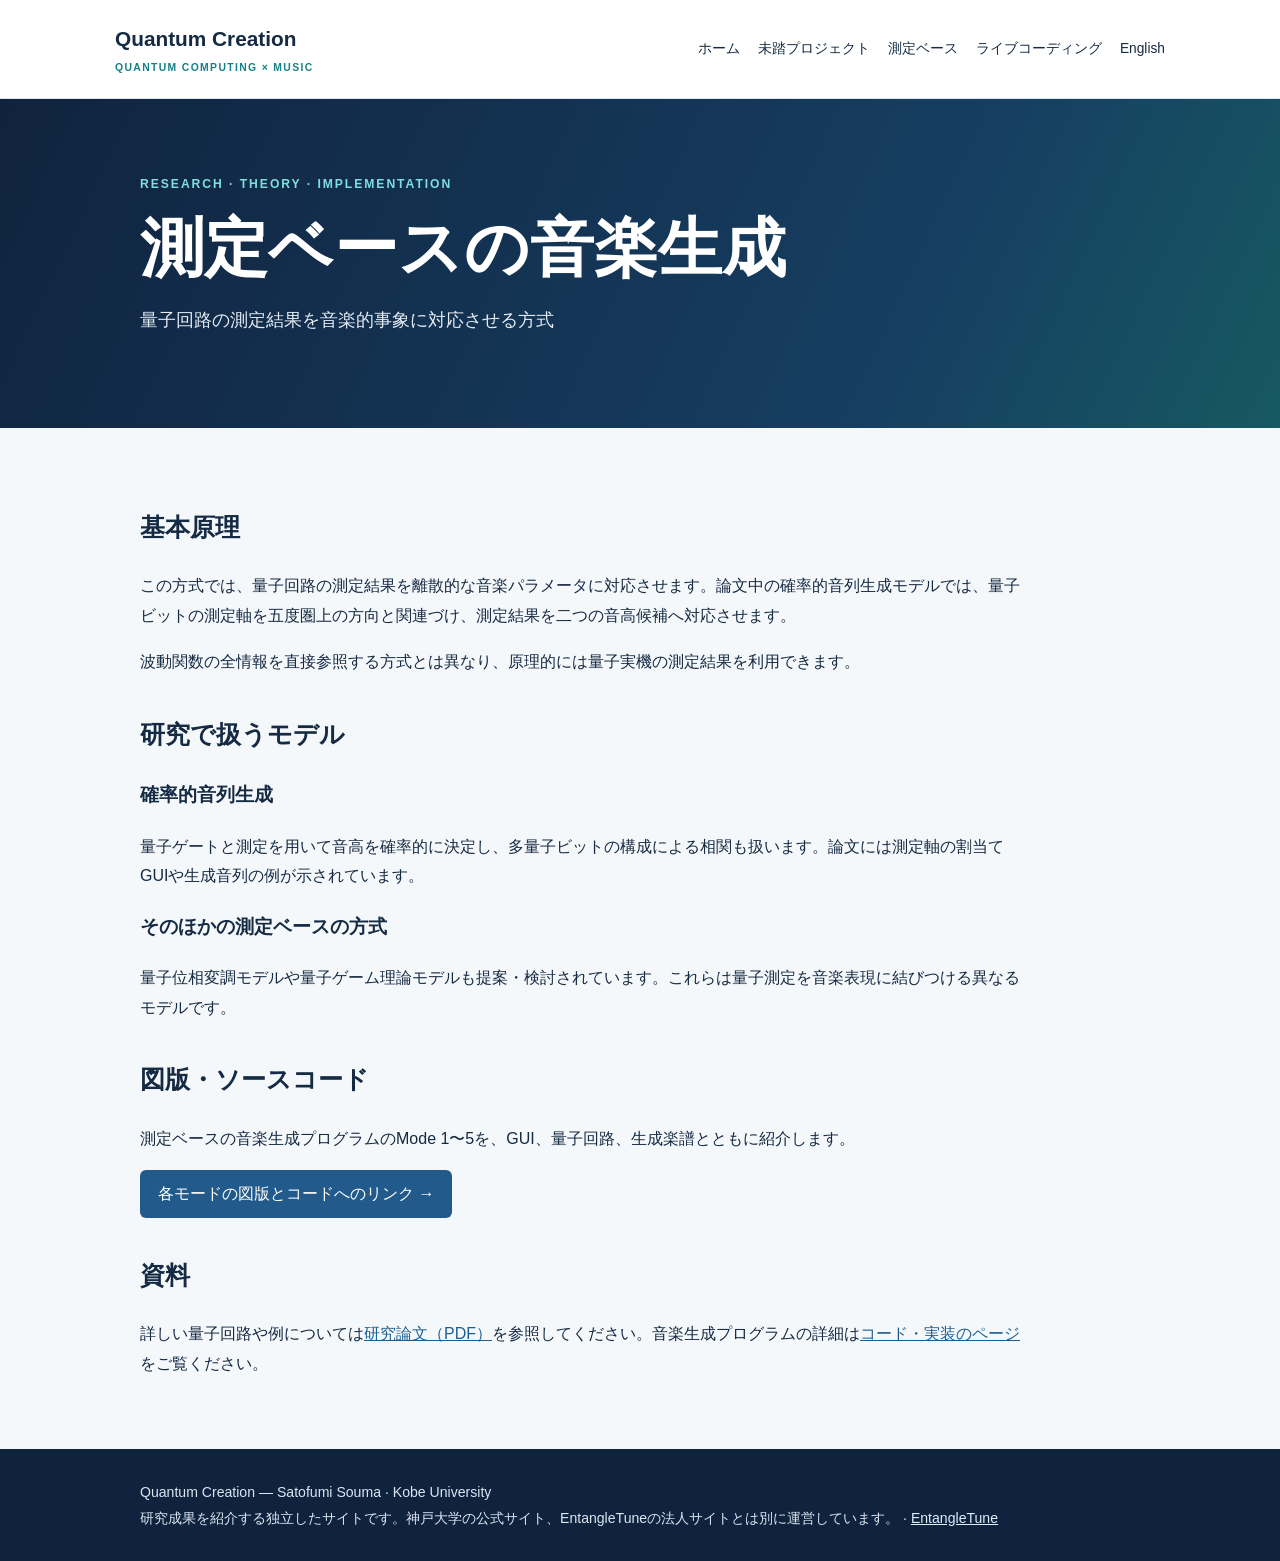
<file: ja/research/mitou/measurement/index.html>
<!DOCTYPE html><html lang="ja"><head><meta charset="UTF-8"><meta name="viewport" content="width=device-width,initial-scale=1"><meta name="description" content="量子回路の測定結果を音楽的事象に対応させる方式"><title>測定ベースの音楽生成 | Quantum Creation</title><link rel="stylesheet" href="/styles.css"></head><body><header><div class="container bar"><a class="brand" href="/ja/">Quantum Creation<small>Quantum Computing × Music</small></a><nav aria-label="Main navigation"><a href="/ja/">ホーム</a><a href="/ja/research/mitou/">未踏プロジェクト</a><a href="/ja/research/mitou/measurement/">測定ベース</a><a href="/ja/research/mitou/live-coding/">ライブコーディング</a><a href="/research/mitou/measurement/">English</a></nav></div></header><div class="hero"><div class="container"><div class="eyebrow">Research · Theory · Implementation</div><h1>測定ベースの音楽生成</h1><p>量子回路の測定結果を音楽的事象に対応させる方式</p></div></div><main class="container"><section class="section article"><h2>基本原理</h2><p>この方式では、量子回路の測定結果を離散的な音楽パラメータに対応させます。論文中の確率的音列生成モデルでは、量子ビットの測定軸を五度圏上の方向と関連づけ、測定結果を二つの音高候補へ対応させます。</p><p>波動関数の全情報を直接参照する方式とは異なり、原理的には量子実機の測定結果を利用できます。</p><h2>研究で扱うモデル</h2><h3>確率的音列生成</h3><p>量子ゲートと測定を用いて音高を確率的に決定し、多量子ビットの構成による相関も扱います。論文には測定軸の割当てGUIや生成音列の例が示されています。</p><h3>そのほかの測定ベースの方式</h3><p>量子位相変調モデルや量子ゲーム理論モデルも提案・検討されています。これらは量子測定を音楽表現に結びつける異なるモデルです。</p><h2>図版・ソースコード</h2><p>測定ベースの音楽生成プログラムのMode 1〜5を、GUI、量子回路、生成楽譜とともに紹介します。</p><p><a class="button" href="/ja/code/">各モードの図版とコードへのリンク →</a></p><h2>資料</h2><p>詳しい量子回路や例については<a href="https://www.research.kobe-u.ac.jp/eng-nanoelectronics/files/Souma2022_QCmusic_AAM.pdf">研究論文（PDF）</a>を参照してください。音楽生成プログラムの詳細は<a href="/ja/code/">コード・実装のページ</a>をご覧ください。</p></section></main><footer class="footer"><div class="container">Quantum Creation — Satofumi Souma · Kobe University<br>研究成果を紹介する独立したサイトです。神戸大学の公式サイト、EntangleTuneの法人サイトとは別に運営しています。 · <a href="https://www.entangletune.jp/">EntangleTune</a></div></footer></body></html>
</file>
<file: styles.css>
*{box-sizing:border-box}body{margin:0;background:#f5f8fb;color:#152a43;font:16px/1.85 -apple-system,BlinkMacSystemFont,"Noto Sans JP","Hiragino Kaku Gothic ProN",Meiryo,sans-serif}a{color:#1d5e91}.container{max-width:1050px;margin:auto;padding:0 25px}header{background:#fff;border-bottom:1px solid #dae4ee}.bar{display:flex;justify-content:space-between;align-items:center;flex-wrap:wrap;gap:15px;padding:20px 0}.brand{font-size:1.3rem;font-weight:750;text-decoration:none;color:#152a43}.brand small{display:block;font-size:.65rem;letter-spacing:.13em;color:#168088;text-transform:uppercase}nav{display:flex;flex-wrap:wrap;gap:8px 18px;font-size:.86rem}nav a{text-decoration:none;color:#152a43}.hero{background:linear-gradient(115deg,#10233e,#163e61 70%,#165961);color:#fff;padding:74px 0}.hero h1{font-size:clamp(2.2rem,5vw,4rem);line-height:1.17;margin:16px 0}.hero p{max-width:800px;font-size:1.1rem;color:#e5ecf5}.eyebrow{letter-spacing:.16em;text-transform:uppercase;color:#7de0df;font-size:.76rem;font-weight:700}.section{padding-top:42px}.section h2{font-size:1.55rem}.grid{display:grid;grid-template-columns:repeat(2,minmax(0,1fr));gap:20px}.card{background:#fff;border:1px solid #dbe5ee;border-radius:12px;padding:27px}.card h3{font-size:1.3rem;line-height:1.4}.card p{color:#4c5f72}.tag{font-size:.76rem;text-transform:uppercase;letter-spacing:.1em;font-weight:700;color:#137d86}.button{display:inline-block;padding:9px 18px;background:#225b8b;color:#fff;text-decoration:none;border-radius:6px}.article{max-width:880px}.article h2{margin-top:35px}.article p{margin:17px 0}.notice{background:#e7f0f4;border-left:4px solid #168088;padding:18px 22px;margin:25px 0}.footer{background:#10233e;color:#dbe5f0;padding:30px 0;margin-top:70px;font-size:.88rem}.footer a{color:#dbeefb}.subtle{color:#607082}.research-image{max-width:100%;height:auto;display:block;margin:auto}figure.card{margin:0}figcaption{font-size:.8rem;margin-top:12px;line-height:1.5}ol{padding-left:1.6em}@media(max-width:700px){.grid{grid-template-columns:1fr}.hero{padding:50px 0}.container{padding:0 20px}}.figure-gallery{display:grid;grid-template-columns:1fr;gap:22px;margin:24px 0 36px}.research-figure{background:#fff;border:1px solid #dbe5ee;border-radius:12px;margin:0;padding:20px;min-width:0}.research-figure figcaption{font-size:.88rem;color:#4c5f72;margin-top:14px}.research-figure img{width:auto;max-width:100%;max-height:680px;object-fit:contain}.book-cover{max-width:235px;height:auto;display:block;margin:0 auto 22px}.document-layout{display:grid;grid-template-columns:250px minmax(0,1fr);gap:34px;align-items:start}@media(max-width:700px){.document-layout{grid-template-columns:1fr}.research-figure{padding:12px}}
</file>
